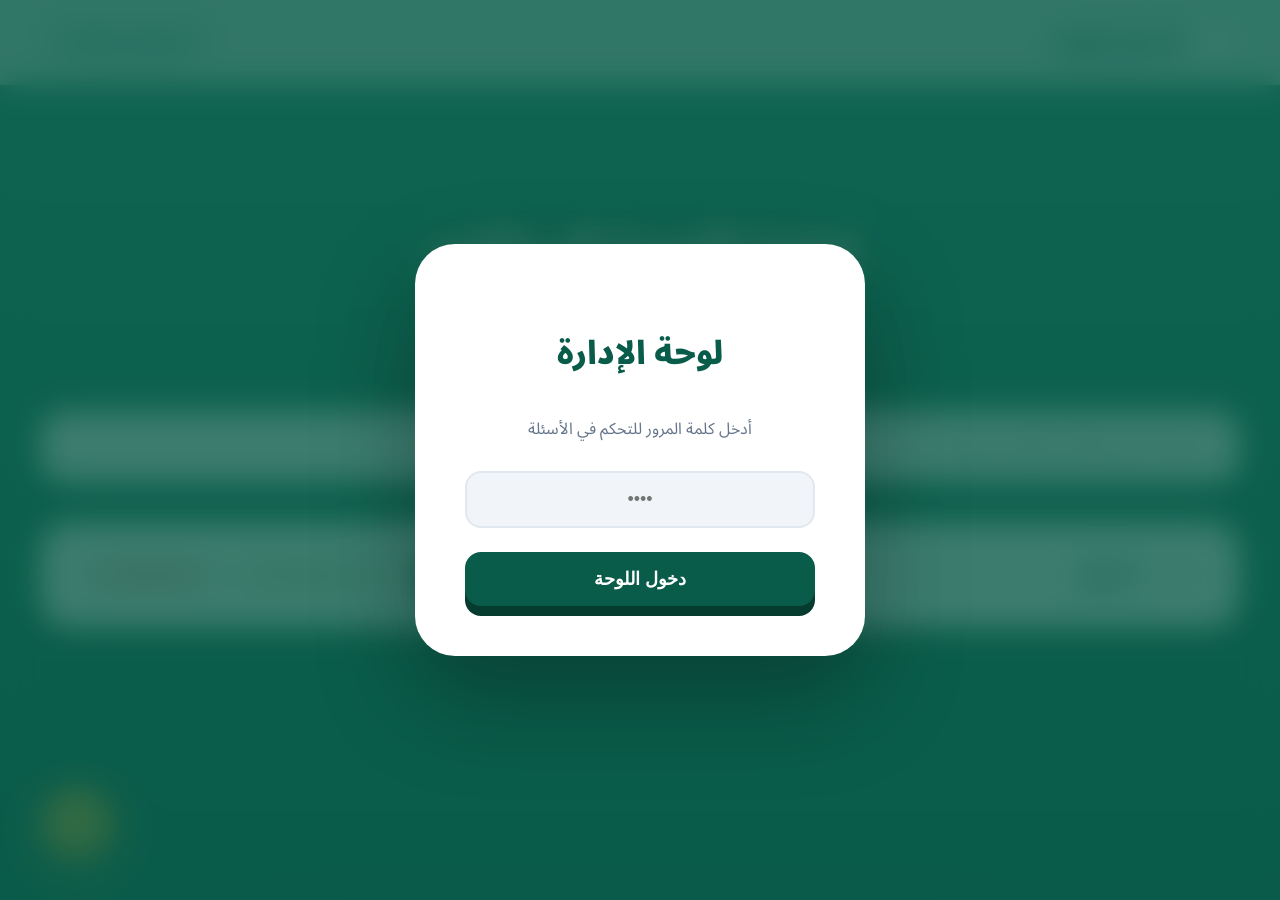
<file: admin_questions.html>
<!DOCTYPE html>
<html lang="ar" dir="rtl">
<head>
    <meta charset="UTF-8">
    <meta name="viewport" content="width=device-width, initial-scale=1.0">
    <title>إدارة الأسئلة - أسئل أووف</title>
    <meta name="description" content="لوحة التحكم في قاعدة بيانات أسئلة لعبة أسئل أووف.">
    <link rel="icon" href="شعار أوف.svg" type="image/svg+xml">
    <link href="https://fonts.googleapis.com/css2?family=Outfit:wght@300;400;600;800&family=Noto+Sans+Arabic:wght@400;700;900&display=swap" rel="stylesheet">
    <style>
        :root {
            --primary: #0A5C4A;
            --primary-dark: #063B30;
            --secondary: #C9A227;
            --accent: #FACC15;
            --bg-gradient: linear-gradient(180deg, #208770 0%, #0B5D4B 100%);
            --card-bg: #FFFFFF;
            --text-main: #0F172A;
            --text-muted: #64748B;
            --glass: rgba(255, 255, 255, 0.77);
            --glass-border: rgba(10, 92, 74, 0.1);
        }

        * {
            box-sizing: border-box;
            transition: all 0.3s ease;
        }

        body {
            background: var(--bg-gradient);
            color: #FFFFFF;
            font-family: 'Noto Sans Arabic', 'Outfit', sans-serif;
            margin: 0;
            padding: 0;
            min-height: 100vh;
            overflow-x: hidden;
            display: flex;
            flex-direction: column;
        }

        /* Navbar / Header */
        .main-nav {
            position: fixed;
            top: 0; left: 0; right: 0;
            height: 85px;
            background: var(--glass);
            border-bottom: 1px solid var(--glass-border);
            backdrop-filter: blur(8px);
            -webkit-backdrop-filter: blur(8px);
            z-index: 5000;
            display: flex;
            justify-content: center;
        }

        .nav-content {
            width: 100%;
            max-width: 1440px;
            display: flex;
            justify-content: space-between;
            align-items: center;
            padding: 0 40px;
        }

        .logo-group {
            display: flex;
            align-items: center;
            gap: 12px;
            cursor: pointer;
        }

        .logo-text {
            font-weight: 900;
            font-size: 24px;
            color: var(--primary);
        }

        .main-logo-img {
            height: 50px;
            width: auto;
        }

        /* Access Protection Modal */
        #login-overlay {
            position: fixed;
            top: 0; left: 0; width: 100%; height: 100%;
            background: rgba(10, 92, 74, 0.8);
            display: flex;
            justify-content: center;
            align-items: center;
            z-index: 10000;
            backdrop-filter: blur(15px);
        }

        .login-card {
            background: #FFFFFF;
            padding: 50px;
            border-radius: 40px;
            width: 450px;
            text-align: center;
            box-shadow: 0 40px 100px rgba(0,0,0,0.3);
        }

        .login-card h2 {
            margin-bottom: 24px;
            font-size: 32px;
            font-weight: 900;
            color: var(--primary);
        }

        .login-card input {
            width: 100%;
            padding: 16px;
            margin-bottom: 24px;
            background: #F1F5F9;
            border: 2px solid #E2E8F0;
            border-radius: 16px;
            font-size: 18px;
            color: var(--text-main);
            text-align: center;
            outline: none;
        }

        .login-card input:focus { border-color: var(--primary); }

        .login-card button {
            width: 100%;
            padding: 16px;
            background: var(--primary);
            color: white;
            border: none;
            border-radius: 16px;
            font-size: 18px;
            font-weight: 800;
            cursor: pointer;
            box-shadow: 0 10px 0px var(--primary-dark);
        }

        .login-card button:active { transform: translateY(4px); box-shadow: 0 6px 0px var(--primary-dark); }

        .admin-main {
            margin-top: 120px;
            width: 100%;
            max-width: 1440px;
            align-self: center;
            padding: 40px;
        }

        .hero-title-section {
            text-align: center;
            margin-bottom: 60px;
        }

        .admin-title {
            font-weight: 900;
            font-size: 48px;
            text-shadow: 2px 2px 0px var(--secondary);
            margin-bottom: 15px;
        }

        .controls-bar {
            background: #FFFFFF;
            border-radius: 30px;
            padding: 25px 40px;
            display: flex;
            justify-content: space-between;
            align-items: center;
            box-shadow: 0 20px 50px rgba(0,0,0,0.1);
            margin-bottom: 40px;
            color: var(--text-main);
        }

        .stats-badge {
            background: rgba(10, 92, 74, 0.05);
            border: 1px solid rgba(10, 92, 74, 0.1);
            padding: 10px 20px;
            border-radius: 99px;
            font-weight: 800;
            color: var(--primary);
        }

        .actions-group {
            display: flex;
            gap: 15px;
        }

        .btn {
            padding: 12px 28px;
            border-radius: 16px;
            font-weight: 800;
            cursor: pointer;
            border: none;
            font-size: 14px;
            display: flex;
            align-items: center;
            gap: 8px;
        }

        .btn-primary { 
            background: var(--primary); 
            color: white; 
            box-shadow: 0 6px 0px var(--primary-dark);
        }
        .btn-primary:active { transform: translateY(3px); box-shadow: 0 3px 0px var(--primary-dark); }

        .btn-secondary { background: var(--secondary); color: white; }
        .btn-outline { background: #F1F5F9; border: 1px solid #E2E8F0; color: var(--text-main); }
        .btn-danger { background: #FEE2E2; color: #EF4444; border: 1px solid #FECACA; }

        .search-wrapper {
            width: 100%;
            position: relative;
            margin-bottom: 40px;
        }

        .search-wrapper input {
            width: 100%;
            padding: 24px 40px;
            background: #FFFFFF;
            border: none;
            border-radius: 25px;
            font-size: 20px;
            color: var(--text-main);
            box-shadow: 0 15px 30px rgba(0,0,0,0.05);
            outline: none;
        }

        .search-wrapper input:focus { box-shadow: 0 20px 40px rgba(0,0,0,0.1); }

        .questions-list {
            display: grid;
            grid-template-columns: repeat(auto-fill, minmax(400px, 1fr));
            gap: 30px;
        }

        .question-card {
            background: #FFFFFF;
            border-radius: 35px;
            padding: 35px;
            color: var(--text-main);
            box-shadow: 0 20px 40px rgba(0,0,0,0.1);
            display: flex;
            flex-direction: column;
            gap: 20px;
            position: relative;
            border-bottom: 8px solid var(--primary);
        }

        .card-header {
            display: flex;
            justify-content: space-between;
            align-items: center;
        }

        .q-number {
            font-size: 14px;
            font-weight: 800;
            color: var(--secondary);
            background: #FFFBEB;
            padding: 4px 12px;
            border-radius: 8px;
        }

        .q-title {
            font-size: 24px;
            font-weight: 900;
            line-height: 1.4;
        }

        .ans-block {
            background: #F8FAFC;
            padding: 20px;
            border-radius: 20px;
            border: 1px solid #F1F5F9;
        }

        .ans-label {
            font-size: 11px;
            font-weight: 800;
            color: var(--text-muted);
            text-transform: uppercase;
            margin-bottom: 8px;
            display: block;
        }

        .ans-text {
            font-size: 18px;
            font-weight: 700;
            color: var(--primary);
        }

        .media-previews {
            display: grid;
            grid-template-columns: 1fr 1fr;
            gap: 15px;
        }

        .media-box {
            height: 140px;
            background: #E2E8F0;
            border-radius: 15px;
            display: flex;
            align-items: center;
            justify-content: center;
            overflow: hidden;
        }

        .media-box img { width: 100%; height: 100%; object-fit: cover; }
        .media-empty { color: #94A3B8; font-size: 12px; }

        .card-footer {
            margin-top: auto;
            display: flex;
            gap: 12px;
            padding-top: 20px;
            border-top: 1px solid #F1F5F9;
        }

        /* Modal Styles */
        .modal {
            position: fixed;
            top: 0; left: 0; width: 100%; height: 100%;
            background: rgba(10, 92, 74, 0.6);
            backdrop-filter: blur(15px);
            z-index: 20000;
            display: none;
            justify-content: center;
            align-items: center;
        }

        .modal-content {
            background: #FFFFFF;
            width: 750px;
            max-width: 95%;
            padding: 50px;
            border-radius: 40px;
            color: var(--text-main);
            box-shadow: 0 50px 100px rgba(0,0,0,0.4);
            display: flex;
            flex-direction: column;
            gap: 25px;
            max-height: 90vh;
            overflow-y: auto;
        }

        .modal-title { font-size: 32px; font-weight: 900; color: var(--primary); }

        .form-row { display: grid; grid-template-columns: 1fr 1fr; gap: 20px; }
        .form-group { display: flex; flex-direction: column; gap: 8px; }
        .form-group label { font-size: 14px; font-weight: 800; color: var(--primary); }
        .form-group input, .form-group textarea {
            padding: 16px;
            background: #F8FAFC;
            border: 2px solid #E2E8F0;
            border-radius: 16px;
            font-family: inherit;
            font-size: 16px;
        }
        .form-group input:focus { border-color: var(--primary); outline: none; }

        .fab {
            position: fixed;
            bottom: 40px; left: 40px;
            width: 75px; height: 75px;
            background: var(--secondary);
            border-radius: 50%;
            display: flex;
            align-items: center;
            justify-content: center;
            font-size: 30px;
            color: white;
            cursor: pointer;
            box-shadow: 0 15px 40px rgba(201, 162, 39, 0.4);
            z-index: 5000;
        }

        /* Selection & Bulk Actions */
        .selection-bar {
            position: fixed;
            bottom: 30px;
            left: 50%;
            transform: translateX(-50%) translateY(150px);
            background: #FFFFFF;
            padding: 20px 40px;
            border-radius: 30px;
            display: flex;
            align-items: center;
            gap: 25px;
            box-shadow: 0 30px 60px rgba(0,0,0,0.4);
            z-index: 6000;
            transition: all 0.5s cubic-bezier(0.175, 0.885, 0.32, 1.275);
            color: var(--text-main);
            border: 2px solid var(--primary);
        }
        .selection-bar.active { transform: translateX(-50%) translateY(0); }
        
        .selection-count {
            font-weight: 900;
            font-size: 18px;
            color: var(--primary);
            padding-left: 20px;
            border-left: 2px solid #E2E8F0;
        }

        .checkbox-wrapper {
            position: absolute;
            top: 25px;
            left: 25px;
            z-index: 10;
        }
        .q-checkbox {
            width: 22px;
            height: 22px;
            cursor: pointer;
            accent-color: var(--primary);
            border-radius: 6px;
        }

        #search-results-info {
            text-align: center;
            color: white;
            margin-top: -20px;
            margin-bottom: 30px;
            font-weight: 600;
            font-size: 16px;
            background: rgba(255, 255, 255, 0.1);
            display: none;
            padding: 5px 20px;
            border-radius: 99px;
            backdrop-filter: blur(5px);
        }

        /* Preview Simulation Styles */
        .preview-body {
            background: radial-gradient(circle at center, #0A5C4A 0%, #06261F 100%);
            display: flex;
            flex-direction: column;
            align-items: center;
            justify-content: center;
            height: 100%;
            width: 100%;
            text-align: center;
            padding: 40px;
            gap: 30px;
            position: relative;
        }
        .preview-q-text {
            font-size: 42px;
            font-weight: 800;
            line-height: 1.3;
            max-width: 800px;
            text-shadow: 0 4px 10px rgba(0,0,0,0.3);
            color: white;
        }
        .preview-media {
            max-width: 100%;
            max-height: 350px;
            border-radius: 25px;
            box-shadow: 0 20px 40px rgba(0,0,0,0.4);
            border: 4px solid rgba(255,255,255,0.1);
        }
        .preview-ans-box {
            background: rgba(255,255,255,0.1);
            backdrop-filter: blur(10px);
            padding: 30px;
            border-radius: 25px;
            border: 2px solid var(--accent);
            margin-top: 20px;
            display: none;
            width: 100%;
            max-width: 600px;
        }
        .preview-ans-box.show { display: block; animation: zoomIn 0.4s ease; }
        @keyframes zoomIn { from { transform: scale(0.9); opacity: 0; } to { transform: scale(1); opacity: 1; } }

        .preview-nav {
            position: absolute;
            bottom: 40px;
            left: 0;
            width: 100%;
            display: flex;
            justify-content: center;
            gap: 20px;
            padding: 0 40px;
        }

        /* Blur functionality */
        .blurred-media {
            filter: blur(20px);
            cursor: pointer !important;
            transition: all 0.5s cubic-bezier(0.165, 0.84, 0.44, 1);
            border: 4px solid rgba(255, 255, 255, 0.1);
            background: #f8fafc;
        }
        .blurred-media.revealed {
            filter: blur(0) !important;
            transform: scale(1.02);
            border-color: var(--secondary) !important;
        }

        /* Responsive Preview Media */
        .preview-media-frame {
            width: 100%;
            max-width: 800px;
            border-radius: 25px;
            overflow: hidden;
            background: rgba(0, 0, 0, 0.3);
            border: 2px solid rgba(255, 255, 255, 0.1);
            display: flex;
            align-items: center;
            justify-content: center;
            position: relative;
            box-shadow: 0 20px 50px rgba(0, 0, 0, 0.5);
            margin: 20px 0;
        }

        .preview-media-inner {
            width: 100%;
            height: 100%;
            display: flex;
            justify-content: center;
            align-items: center;
            position: relative;
        }

        .preview-media-inner img, 
        .preview-media-inner video {
            max-width: 100%;
            max-height: 40vh;
            object-fit: contain;
        }

        .media-zoom-btn {
            position: absolute;
            top: 20px;
            right: 20px;
            width: 45px;
            height: 45px;
            background: var(--secondary);
            border-radius: 12px;
            display: flex;
            align-items: center;
            justify-content: center;
            color: #000;
            cursor: pointer;
            z-index: 100;
            box-shadow: 0 10px 20px rgba(0, 0, 0, 0.3);
        }

        /* Admin Zoom Overlay */
        .zoom-overlay {
            position: fixed;
            top: 0; left: 0; right: 0; bottom: 0;
            background: rgba(0, 0, 0, 0.95);
            z-index: 30000;
            display: none;
            align-items: center;
            justify-content: center;
            backdrop-filter: blur(20px);
        }
        .zoom-overlay.show { display: flex; }
        .zoom-content-wrapper { position: relative; max-width: 95vw; max-height: 90vh; }
        .zoom-media-item { max-width: 100%; max-height: 90vh; object-fit: contain; box-shadow: 0 50px 100px rgba(0,0,0,0.8); }
        .zoom-close {
            position: absolute;
            top: -60px;
            right: 0;
            background: #EF4444;
            color: white;
            width: 50px;
            height: 50px;
            border-radius: 50%;
            display: flex;
            align-items: center;
            justify-content: center;
            cursor: pointer;
        }

        .zoom-controls {
            position: absolute;
            bottom: -70px;
            left: 50%;
            transform: translateX(-50%);
            display: flex;
            gap: 20px;
            z-index: 100;
        }

        .zoom-ctrl-btn {
            background: rgba(255, 255, 255, 0.1);
            backdrop-filter: blur(10px);
            border: 1px solid rgba(255, 255, 255, 0.2);
            color: white;
            padding: 10px 20px;
            border-radius: 12px;
            cursor: pointer;
            font-weight: 800;
        }
        .zoom-ctrl-btn:hover { background: var(--secondary); color: #000; }

        @media (max-width: 768px) {
            .admin-header { flex-direction: column; text-align: center; gap: 20px; }
            .actions-group { flex-wrap: wrap; justify-content: center; }
            .selection-bar { width: 90%; flex-direction: column; padding: 15px; text-align: center; bottom: 10px; }
            .selection-count { border: none; padding: 0; margin-bottom: 10px; }
        }

    </style>
</head>
<body class="admin-body">

    <header class="main-nav">
        <div class="nav-content">
            <div class="logo-group" onclick="location.href='index.html'">
                <img src="شعار أوف.svg" alt="Logo" class="main-logo-img">
                <h1 class="logo-text">أسئل أووف</h1>
            </div>
            <div class="stats-badge" id="stats-header">0 سؤال في القاعدة</div>
        </div>
    </header>

    <div id="login-overlay">
        <div class="login-card">
            <h2>لوحة الإدارة</h2>
            <p style="color: var(--text-muted); margin-bottom: 25px;">أدخل كلمة المرور للتحكم في الأسئلة</p>
            <input type="password" id="admin-pass" placeholder="••••">
            <button onclick="checkAccess()">دخول اللوحة</button>
            <p id="login-err" style="color: #ef4444; margin-top: 15px; display: none;">كلمة المرور خاطئة!</p>
        </div>
    </div>

    <main class="admin-main">
        <section class="hero-title-section">
            <h1 class="admin-title">إدارة قاعدة البيانات</h1>
            <p style="opacity: 0.8;">تحكم، عدل، أضف، وحدث المحتوى بكل سهولة.</p>
        </section>

        <div class="search-wrapper">
            <input type="text" id="searchInput" onkeyup="filterQuestions()" placeholder="ابحث عن سؤال أو كلمة معينة...">
            <div style="text-align: center;">
                <span id="search-results-info"></span>
            </div>
        </div>

        <div class="controls-bar">
            <div style="display: flex; align-items: center; gap: 15px;">
                <input type="checkbox" id="select-all" class="q-checkbox" onclick="toggleSelectAll()">
                <div class="stats-badge" id="stats">0 سؤال</div>
            </div>
            <div class="actions-group">
                <button onclick="openModal()" class="btn btn-primary">إضافة سؤال +</button>
                <button onclick="downloadQuestions()" class="btn btn-outline" style="border-color: var(--secondary); color: var(--secondary)">تصدير (Download)</button>
                <button onclick="resetToDefault()" class="btn btn-danger">إعادة ضبط ↺</button>
            </div>
        </div>

        <div class="questions-list" id="questions-container">
            <!-- Questions will be loaded here via renderQuestions() -->
        </div>
    </main>

    <div class="modal" id="qModal">
        <div class="modal-content">
            <h2 class="modal-title" id="modalTitle">إضافة سؤال</h2>
            
            <div class="form-group">
                <label>نص السؤال</label>
                <textarea id="qText" rows="3" placeholder="اكتب السؤال هنا..."></textarea>
            </div>

            <div class="form-row">
                <div class="form-group">
                    <label>رابط ميديا السؤال (صورة/فيديو)</label>
                    <input type="text" id="qMedia" placeholder="https://...">
                </div>
                <div class="form-group">
                    <label>رابط ميديا الإجابة</label>
                    <input type="text" id="qAMedia" placeholder="https://...">
                </div>
            </div>

            <div class="form-group">
                <label>الإجابة الصحيحة</label>
                <input type="text" id="qAnswer" placeholder="الجواب هو...">
            </div>

            <input type="hidden" id="edit-index">

            <div class="card-footer" style="border: none; padding-top: 10px;">
                <button onclick="saveQuestion()" class="btn btn-primary" style="flex: 2; height: 50px; justify-content: center;">حفــــظ التغييرات</button>
                <button onclick="closeModal()" class="btn btn-outline" style="flex: 1; height: 50px; justify-content: center;">إلغاء</button>
            </div>
        </div>
    </div>

    <div class="selection-bar" id="selection-bar">
        <div class="selection-count" id="selection-count">0 عناصر مختارة</div>
        <button onclick="bulkPreview()" class="btn btn-primary">معاينة جماعية 👁️</button>
        <button onclick="bulkDelete()" class="btn btn-danger">حذف جماعي 🗑️</button>
        <button onclick="clearSelection()" class="btn btn-outline">إلغاء</button>
    </div>

    <!-- Preview Modal (Simulation) -->
    <div class="modal" id="previewModal">
        <div class="modal-content" style="width: 1000px; height: 90vh; padding: 0; overflow: hidden; position: relative; background: #06261F;">
            <button onclick="closePreview()" class="btn btn-danger" style="position: absolute; top: 20px; right: 20px; z-index: 100; border-radius: 50%; width: 50px; height: 50px; padding: 0; justify-content: center;">✕</button>
            <div class="preview-body">
                <div class="q-top-brand">محاكاة صفحة اللعب</div>
                <div id="preview-q-text" class="preview-q-text">السؤال سيظهر هنا</div>
                
                <div class="preview-media-frame">
                    <div id="preview-media-container" class="preview-media-inner"></div>
                </div>
                
                <div style="display: flex; gap: 15px;">
                    <button id="show-barcode-btn" style="display: none;" class="btn btn-outline" style="background: rgba(0,0,0,0.5); color: white; border-color: white;">إظهار الباركود</button>
                    <button id="show-answer-btn" onclick="togglePreviewAnswer()" class="btn btn-primary" style="padding: 20px 60px; font-size: 24px; border-radius: 20px;">كشف الإجابة</button>
                </div>
                
                <div id="preview-ans-box" class="preview-ans-box">
                    <span style="display: block; color: var(--accent); font-weight: 800; margin-bottom: 10px;">الإجابة الصحيحة:</span>
                    <div id="preview-ans-text" style="font-size: 32px; font-weight: 900;">الجواب</div>
                    <div class="preview-media-frame" style="margin-top: 15px; border-color: var(--accent);">
                        <div id="preview-ans-media-container" class="preview-media-inner"></div>
                    </div>
                </div>

                <div class="preview-nav" id="preview-nav">
                    <button id="prev-btn" onclick="navigatePreview(-1)" class="btn btn-outline" style="background: rgba(255,255,255,0.1); color: white; border: none; padding: 15px 40px;">السابق</button>
                    <span id="preview-index" style="align-self: center; font-weight: 800;">1 / 1</span>
                    <button id="next-btn" onclick="navigatePreview(1)" class="btn btn-outline" style="background: rgba(255,255,255,0.1); color: white; border: none; padding: 15px 40px;">التالي</button>
                </div>
            </div>
        </div>
    </div>
    <!-- ZOOM MODAL -->
    <div class="zoom-overlay" id="zoom-overlay">
        <div class="zoom-content-wrapper">
            <div class="zoom-close" onclick="closeZoom()">✕</div>
            <div id="zoom-media-container" style="display:contents;"></div>
            <div id="zoom-video-controls" class="zoom-controls" style="display: none;">
                <button class="zoom-ctrl-btn" onclick="seekZoomVideo(-5)">-5s</button>
                <button class="zoom-ctrl-btn" onclick="seekZoomVideo(5)">+5s</button>
            </div>
        </div>
    </div>

    <button class="fab" onclick="openModal()">+</button>

    <script src="questions.js"></script>
    <script>
        // ─── Auto-Sync Database logic ───
        (function autoSyncDB() {
            try {
                const storedMeta = JSON.parse(localStorage.getItem('questionsDB_sync_Meta') || '{}');
                const fileMeta = (typeof questionsDB_Meta !== 'undefined') ? questionsDB_Meta : { version: "0" };
                const needsUpdate = !localStorage.getItem('questionsDB_sync') || (fileMeta.version !== storedMeta.version);

                if (needsUpdate && typeof questionsDB !== 'undefined') {
                    localStorage.setItem('questionsDB_sync', JSON.stringify(questionsDB));
                    localStorage.setItem('questionsDB_sync_Meta', JSON.stringify(fileMeta));
                }
            } catch(e) { console.error("Sync error:", e); }
        })();
    </script>
    <script>
        let localDB = [];

        // Protection check
        function checkAccess() {
            if (document.getElementById('admin-pass').value === '1') {
                document.getElementById('login-overlay').style.display = 'none';
                initDB();
            } else {
                document.getElementById('login-err').style.display = 'block';
            }
        }

        document.getElementById('admin-pass').addEventListener('keypress', (e) => { if(e.key === 'Enter') checkAccess(); });

        function initDB() {
            const saved = localStorage.getItem('questionsDB_sync');
            if (saved) {
                try {
                    const parsed = JSON.parse(saved);
                    if (parsed && parsed.length > 0) {
                        localDB = parsed;
                    } else {
                        localDB = [...questionsDB];
                        saveToLocal();
                    }
                } catch(e) {
                    localDB = [...questionsDB];
                    saveToLocal();
                }
            } else {
                // First time - load from file and persist
                localDB = [...questionsDB];
                saveToLocal();
            }
            renderQuestions();
        }

        function saveToLocal() {
            localStorage.setItem('questionsDB_sync', JSON.stringify(localDB));
            // Notify other tabs (game.html) via dispatchEvent
            // Note: storage events only fire in OTHER tabs, not the current one
            // This manually triggers for any same-page listeners
            try {
                window.dispatchEvent(new StorageEvent('storage', {
                    key: 'questionsDB_sync',
                    newValue: JSON.stringify(localDB)
                }));
            } catch(e) {}
        }

        let selectedIndices = new Set();
        let currentPreviewIndices = [];
        let previewCursor = 0;

        function renderQuestions() {
            const container = document.getElementById('questions-container');
            const total = localDB.length;
            document.getElementById('stats').innerText = `${total} سؤال`;
            document.getElementById('stats-header').innerText = `${total} سؤال في القاعدة`;
            container.innerHTML = '';

            localDB.forEach((q, i) => {
                const card = document.createElement('div');
                card.className = 'question-card';
                card.innerHTML = `
                    <div class="checkbox-wrapper">
                        <input type="checkbox" class="q-checkbox item-checkbox" data-index="${i}" ${selectedIndices.has(i) ? 'checked' : ''} onclick="toggleItemSelect(${i})">
                    </div>
                    <div class="card-header">
                        <span class="q-number">سؤال رقم #${i + 1}</span>
                    </div>
                    <div class="q-title">${q.questionText}</div>
                    
                    <div class="ans-block">
                        <span class="ans-label">الإجابة النموذجية</span>
                        <div class="ans-text">${q.answer || 'لا توجد إجابة محددة'}</div>
                    </div>

                    <div class="media-previews">
                        <div class="media-box">
                            ${q.media ? `<img src="${extractUrl(q.media)}">` : '<span class="media-empty">لا توجد ميديا للسؤال</span>'}
                        </div>
                        <div class="media-box">
                            ${q.answerMedia ? `<img src="${extractUrl(q.answerMedia)}">` : '<span class="media-empty">لا توجد ميديا للجواب</span>'}
                        </div>
                    </div>

                    <div class="card-footer">
                        <button onclick="editQuestion(${i})" class="btn btn-outline" style="flex: 1; justify-content: center; background: #F8FAFC;">تعديل</button>
                        <button onclick="openPreviewSingle(${i})" class="btn btn-outline" style="flex: 1; justify-content: center; background: #F8FAFC; border-color: var(--primary); color: var(--primary);">معاينة 👁️</button>
                        <button onclick="deleteQuestion(${i})" class="btn btn-danger" style="flex: 1; justify-content: center;">حذف</button>
                    </div>
                `;
                container.appendChild(card);
            });
            updateSelectionUI();
        }

        function extractUrl(str) {
            if (!str) return '';
            const trimmed = str.trim();
            if (trimmed.startsWith('<')) {
                const match = trimmed.match(/src="([^"]+)"/i);
                return match ? match[1] : '';
            }
            return trimmed;
        }

        function filterQuestions() {
            const term = document.getElementById('searchInput').value.toLowerCase();
            const cards = document.querySelectorAll('.question-card');
            let count = 0;
            cards.forEach((card, i) => {
                const q = localDB[i];
                const content = (q.questionText + ' ' + (q.answer || '')).toLowerCase();
                const match = content.includes(term);
                card.style.display = match ? 'block' : 'none';
                if (match) count++;
            });

            const info = document.getElementById('search-results-info');
            if (term.length > 0) {
                info.innerText = `نتائج البحث: تم العثور على ${count} سؤال`;
                info.style.display = 'inline-block';
            } else {
                info.style.display = 'none';
            }
        }

        // Selection Logic
        function toggleItemSelect(idx) {
            if (selectedIndices.has(idx)) selectedIndices.delete(idx);
            else selectedIndices.add(idx);
            updateSelectionUI();
        }

        function toggleSelectAll() {
            const master = document.getElementById('select-all');
            if (master.checked) {
                localDB.forEach((_, i) => selectedIndices.add(i));
            } else {
                selectedIndices.clear();
            }
            renderQuestions();
        }

        function updateSelectionUI() {
            const bar = document.getElementById('selection-bar');
            const countLabel = document.getElementById('selection-count');
            const count = selectedIndices.size;
            
            if (count > 0) {
                bar.classList.add('active');
                countLabel.innerText = `${count} عناصر مختارة`;
            } else {
                bar.classList.remove('active');
            }
            
            document.getElementById('select-all').checked = (count === localDB.length && count > 0);
        }

        function clearSelection() {
            selectedIndices.clear();
            renderQuestions();
        }

        function bulkDelete() {
            if (selectedIndices.size === 0) return;
            if (confirm(`هل أنت متأكد من حذف ${selectedIndices.size} سؤال؟`)) {
                // Remove from highest index to lowest to avoid index shifting
                const sorted = Array.from(selectedIndices).sort((a, b) => b - a);
                sorted.forEach(idx => {
                    localDB.splice(idx, 1);
                });
                selectedIndices.clear();
                saveToLocal();
                renderQuestions();
            }
        }

        // Preview Logic
        function openPreviewSingle(i) {
            currentPreviewIndices = [i];
            previewCursor = 0;
            showPreviewModal();
        }

        function bulkPreview() {
            if (selectedIndices.size === 0) return;
            currentPreviewIndices = Array.from(selectedIndices).sort((a, b) => a - b);
            previewCursor = 0;
            showPreviewModal();
        }

        function showPreviewModal() {
            document.getElementById('previewModal').style.display = 'flex';
            updatePreviewContent();
        }

        function closePreview() {
            document.getElementById('previewModal').style.display = 'none';
        }

        function updatePreviewContent() {
            const idx = currentPreviewIndices[previewCursor];
            const q = {...localDB[idx]};
            
            const isWalaKelma = q.questionText && q.questionText.includes('ولا كلمة');
            const showBarcodeBtn = document.getElementById('show-barcode-btn');
            
            const getQrHtml = (text) => {
                const encoded = encodeURIComponent(text);
                const url1 = `https://api.qrserver.com/v1/create-qr-code/?size=300x300&data=${encoded}`;
                const url2 = `https://quickchart.io/qr?text=${encoded}&size=300`;
                return `<img src="${url1}" onerror="this.onerror=null; this.src='${url2}'" alt="QR Code">`;
            };

            if (isWalaKelma && (!q.media || q.media.trim() === "" || !q.media.includes('<img'))) {
                q.media = getQrHtml(q.answer || '');
            }

            document.getElementById('preview-q-text').innerText = q.questionText;
            document.getElementById('preview-ans-text').innerText = q.answer || 'لا توجد إجابة';
            
            // Reusable Render Function
            const renderMedia = (mediaHtml, container, isWala) => {
                container.innerHTML = '';
                if (!mediaHtml || mediaHtml.trim() === "") {
                    container.closest('.preview-media-frame').style.display = 'none';
                    return;
                }
                container.closest('.preview-media-frame').style.display = 'flex';

                let element;
                if (mediaHtml.trim().startsWith('<')) {
                    const temp = document.createElement('div');
                    temp.innerHTML = mediaHtml;
                    element = temp.firstElementChild;
                } else {
                    element = document.createElement('img');
                    element.src = mediaHtml;
                }

                if (!element) return;
                
                element.style.maxWidth = '100%';
                element.style.maxHeight = '100%';
                if (element.tagName === 'VIDEO') {
                    element.controls = true;
                }
                if (isWala && element.tagName === 'IMG') {
                    element.classList.add('blurred-media');
                }
                container.appendChild(element);

                // Add Zoom Btn
                const zb = document.createElement('div');
                zb.className = 'media-zoom-btn';
                zb.innerHTML = '🔍';
                zb.onclick = () => openZoom(element);
                container.appendChild(zb);

                return element;
            };

            const media1 = renderMedia(q.media, document.getElementById('preview-media-container'), isWalaKelma);
            const media2 = renderMedia(q.answerMedia, document.getElementById('preview-ans-media-container'), false);

            if (isWalaKelma && media1 && media1.tagName === 'IMG') {
                showBarcodeBtn.style.display = 'block';
                showBarcodeBtn.innerText = 'إظهار الباركود';
                showBarcodeBtn.onclick = () => {
                    media1.classList.toggle('revealed');
                    showBarcodeBtn.innerText = media1.classList.contains('revealed') ? 'إخفاء الباركود' : 'إظهار الباركود';
                };
            } else {
                showBarcodeBtn.style.display = 'none';
            }

            // Reset Answer display
            document.getElementById('preview-ans-box').classList.remove('show');
            document.getElementById('show-answer-btn').style.display = 'block';

            // Nav
            document.getElementById('preview-index').innerText = `${previewCursor + 1} / ${currentPreviewIndices.length}`;
            document.getElementById('preview-nav').style.display = currentPreviewIndices.length > 1 ? 'flex' : 'none';
        }

        // --- Zoom Script for Admin ---
        const zoomOverlay = document.getElementById('zoom-overlay');
        const zoomContainer = document.getElementById('zoom-media-container');

        function openZoom(el) {
            zoomContainer.innerHTML = '';
            const clone = el.cloneNode(true);
            clone.className = 'zoom-media-item';
            const vidControls = document.getElementById('zoom-video-controls');
            if (clone.tagName === 'VIDEO') {
                clone.controls = true;
                clone.currentTime = el.currentTime;
                if (vidControls) vidControls.style.display = 'flex';
            } else {
                if (vidControls) vidControls.style.display = 'none';
            }
            zoomContainer.appendChild(clone);
            zoomOverlay.classList.add('show');
        }

        window.seekZoomVideo = (amt) => {
            const v = zoomContainer.querySelector('video');
            if(v) v.currentTime += amt;
        };

        function closeZoom() {
            zoomOverlay.classList.remove('show');
            const v = zoomContainer.querySelector('video');
            if(v) v.pause();
        }

        if (zoomOverlay) {
            zoomOverlay.addEventListener('click', (e) => {
                if (e.target === zoomOverlay) closeZoom();
            });
        }

        function togglePreviewAnswer() {
            document.getElementById('preview-ans-box').classList.add('show');
            document.getElementById('show-answer-btn').style.display = 'none';
        }

        function navigatePreview(dir) {
            previewCursor += dir;
            if (previewCursor < 0) previewCursor = currentPreviewIndices.length - 1;
            if (previewCursor >= currentPreviewIndices.length) previewCursor = 0;
            updatePreviewContent();
        }

        function openModal(index = -1) {
            document.getElementById('edit-index').value = index;
            if (index > -1) {
                const q = localDB[index];
                document.getElementById('modalTitle').innerText = 'تعديل السؤال';
                document.getElementById('qText').value = q.questionText;
                document.getElementById('qMedia').value = q.media || '';
                document.getElementById('qAMedia').value = q.answerMedia || '';
                document.getElementById('qAnswer').value = q.answer || '';
            } else {
                document.getElementById('modalTitle').innerText = 'إضافة سؤال جديد';
                document.getElementById('qText').value = '';
                document.getElementById('qMedia').value = '';
                document.getElementById('qAMedia').value = '';
                document.getElementById('qAnswer').value = '';
            }
            document.getElementById('qModal').style.display = 'flex';
        }

        function closeModal() { document.getElementById('qModal').style.display = 'none'; }

        function editQuestion(i) { openModal(i); }

        function saveQuestion() {
            const idx = parseInt(document.getElementById('edit-index').value);
            const data = {
                questionText: document.getElementById('qText').value,
                media: document.getElementById('qMedia').value,
                answerMedia: document.getElementById('qAMedia').value,
                answer: document.getElementById('qAnswer').value
            };

            if (idx > -1) localDB[idx] = data;
            else localDB.push(data);

            saveToLocal();
            closeModal();
            renderQuestions();
        }

        function deleteQuestion(i) {
            if (confirm('حذف هذا السؤال نهائياً؟')) {
                localDB.splice(i, 1);
                saveToLocal();
                renderQuestions();
            }
        }

        function resetToDefault() {
            if (confirm('هل تود إلغاء كافة التغييرات والعودة للبيانات الأصلية في ملف questions.js؟')) {
                localDB = [...questionsDB];
                saveToLocal();
                renderQuestions();
            }
        }

        function downloadQuestions() {
            const jsContent = `const questionsDB = ${JSON.stringify(localDB, null, 4)};`;
            const blob = new Blob([jsContent], { type: 'text/javascript' });
            const url = URL.createObjectURL(blob);
            const a = document.createElement('a');
            a.href = url;
            a.download = 'questions.js';
            a.click();
            URL.revokeObjectURL(url);
            alert('تم تجهيز الملف المحدث! قم باستبدال ملف questions.js الحالي بالملف الذي تم تحميله الآن.');
        }

        window.addEventListener('storage', (e) => {
            if (e.key === 'questionsDB_sync') {
                initDB();
            }
        });
    </script>
</body>
</html>
</file>
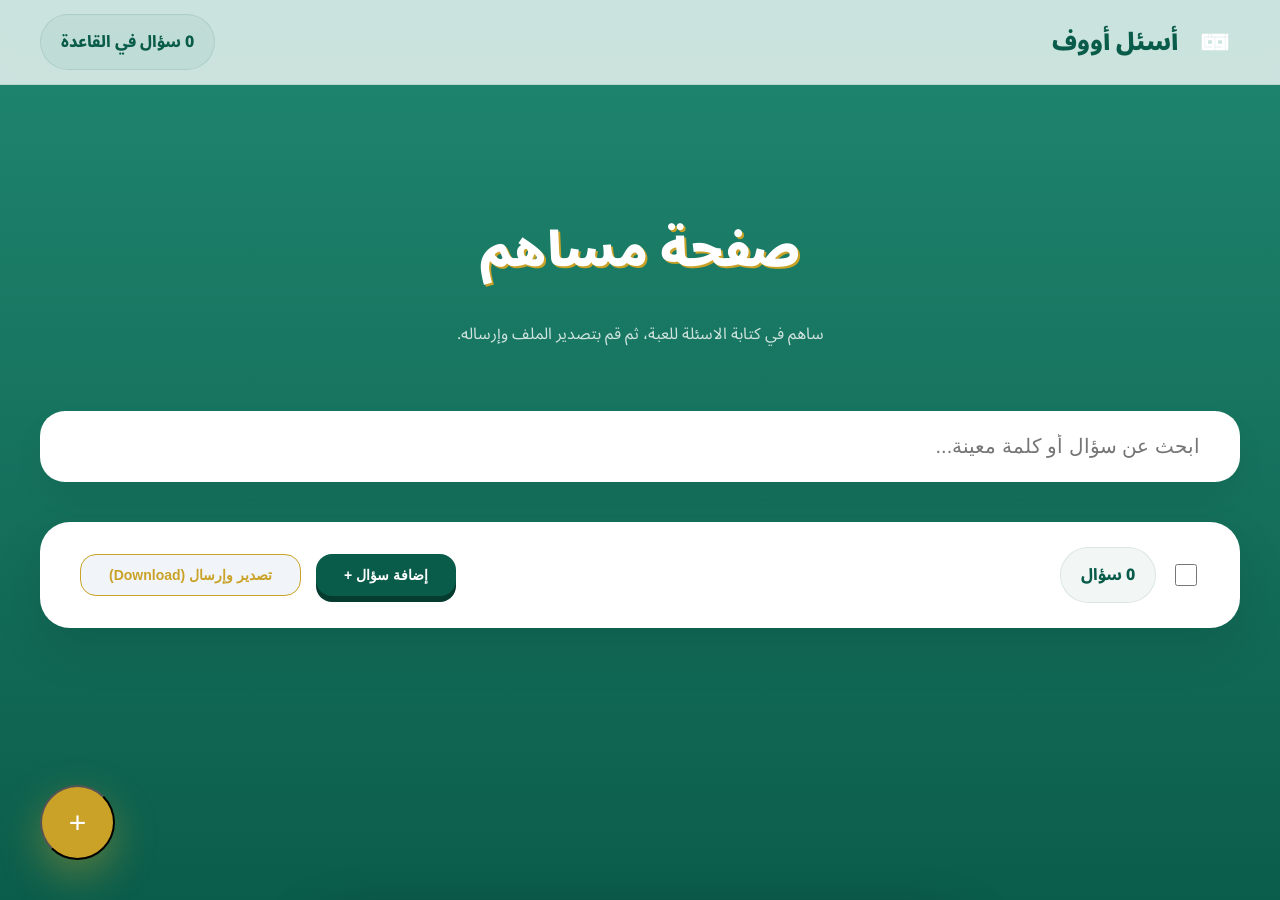
<file: contribute.html>
<!DOCTYPE html>
<html lang="ar" dir="rtl">
<head>
    <meta charset="UTF-8">
    <meta name="viewport" content="width=device-width, initial-scale=1.0">
    <title>مساهم - أسئل أووف</title>
    <meta name="description" content="ساهم في كتابة الاسئلة للعبة.">
    <link rel="icon" href="شعار أوف.svg" type="image/svg+xml">
    <link href="https://fonts.googleapis.com/css2?family=Outfit:wght@300;400;600;800&family=Noto+Sans+Arabic:wght@400;700;900&display=swap" rel="stylesheet">
    <style>
        :root {
            --primary: #0A5C4A;
            --primary-dark: #063B30;
            --secondary: #C9A227;
            --accent: #FACC15;
            --bg-gradient: linear-gradient(180deg, #208770 0%, #0B5D4B 100%);
            --card-bg: #FFFFFF;
            --text-main: #0F172A;
            --text-muted: #64748B;
            --glass: rgba(255, 255, 255, 0.77);
            --glass-border: rgba(10, 92, 74, 0.1);
        }

        * {
            box-sizing: border-box;
            transition: all 0.3s ease;
        }

        body {
            background: var(--bg-gradient);
            color: #FFFFFF;
            font-family: 'Noto Sans Arabic', 'Outfit', sans-serif;
            margin: 0;
            padding: 0;
            min-height: 100vh;
            overflow-x: hidden;
            display: flex;
            flex-direction: column;
        }

        /* Navbar / Header */
        .main-nav {
            position: fixed;
            top: 0; left: 0; right: 0;
            height: 85px;
            background: var(--glass);
            border-bottom: 1px solid var(--glass-border);
            backdrop-filter: blur(8px);
            -webkit-backdrop-filter: blur(8px);
            z-index: 5000;
            display: flex;
            justify-content: center;
        }

        .nav-content {
            width: 100%;
            max-width: 1440px;
            display: flex;
            justify-content: space-between;
            align-items: center;
            padding: 0 40px;
        }

        .logo-group {
            display: flex;
            align-items: center;
            gap: 12px;
            cursor: pointer;
        }

        .logo-text {
            font-weight: 900;
            font-size: 24px;
            color: var(--primary);
        }

        .main-logo-img {
            height: 50px;
            width: auto;
        }

        /* Access Protection Modal */
        #login-overlay {
            position: fixed;
            top: 0; left: 0; width: 100%; height: 100%;
            background: rgba(10, 92, 74, 0.8);
            display: flex;
            justify-content: center;
            align-items: center;
            z-index: 10000;
            backdrop-filter: blur(15px);
        }

        .login-card {
            background: #FFFFFF;
            padding: 50px;
            border-radius: 40px;
            width: 450px;
            text-align: center;
            box-shadow: 0 40px 100px rgba(0,0,0,0.3);
        }

        .login-card h2 {
            margin-bottom: 24px;
            font-size: 32px;
            font-weight: 900;
            color: var(--primary);
        }

        .login-card input {
            width: 100%;
            padding: 16px;
            margin-bottom: 24px;
            background: #F1F5F9;
            border: 2px solid #E2E8F0;
            border-radius: 16px;
            font-size: 18px;
            color: var(--text-main);
            text-align: center;
            outline: none;
        }

        .login-card input:focus { border-color: var(--primary); }

        .login-card button {
            width: 100%;
            padding: 16px;
            background: var(--primary);
            color: white;
            border: none;
            border-radius: 16px;
            font-size: 18px;
            font-weight: 800;
            cursor: pointer;
            box-shadow: 0 10px 0px var(--primary-dark);
        }

        .login-card button:active { transform: translateY(4px); box-shadow: 0 6px 0px var(--primary-dark); }

        .admin-main {
            margin-top: 120px;
            width: 100%;
            max-width: 1440px;
            align-self: center;
            padding: 40px;
        }

        .hero-title-section {
            text-align: center;
            margin-bottom: 60px;
        }

        .admin-title {
            font-weight: 900;
            font-size: 48px;
            text-shadow: 2px 2px 0px var(--secondary);
            margin-bottom: 15px;
        }

        .controls-bar {
            background: #FFFFFF;
            border-radius: 30px;
            padding: 25px 40px;
            display: flex;
            justify-content: space-between;
            align-items: center;
            box-shadow: 0 20px 50px rgba(0,0,0,0.1);
            margin-bottom: 40px;
            color: var(--text-main);
        }

        .stats-badge {
            background: rgba(10, 92, 74, 0.05);
            border: 1px solid rgba(10, 92, 74, 0.1);
            padding: 10px 20px;
            border-radius: 99px;
            font-weight: 800;
            color: var(--primary);
        }

        .actions-group {
            display: flex;
            gap: 15px;
        }

        .btn {
            padding: 12px 28px;
            border-radius: 16px;
            font-weight: 800;
            cursor: pointer;
            border: none;
            font-size: 14px;
            display: flex;
            align-items: center;
            gap: 8px;
        }

        .btn-primary { 
            background: var(--primary); 
            color: white; 
            box-shadow: 0 6px 0px var(--primary-dark);
        }
        .btn-primary:active { transform: translateY(3px); box-shadow: 0 3px 0px var(--primary-dark); }

        .btn-secondary { background: var(--secondary); color: white; }
        .btn-outline { background: #F1F5F9; border: 1px solid #E2E8F0; color: var(--text-main); }
        .btn-danger { background: #FEE2E2; color: #EF4444; border: 1px solid #FECACA; }

        .search-wrapper {
            width: 100%;
            position: relative;
            margin-bottom: 40px;
        }

        .search-wrapper input {
            width: 100%;
            padding: 24px 40px;
            background: #FFFFFF;
            border: none;
            border-radius: 25px;
            font-size: 20px;
            color: var(--text-main);
            box-shadow: 0 15px 30px rgba(0,0,0,0.05);
            outline: none;
        }

        .search-wrapper input:focus { box-shadow: 0 20px 40px rgba(0,0,0,0.1); }

        .questions-list {
            display: grid;
            grid-template-columns: repeat(auto-fill, minmax(400px, 1fr));
            gap: 30px;
        }

        .question-card {
            background: #FFFFFF;
            border-radius: 35px;
            padding: 35px;
            color: var(--text-main);
            box-shadow: 0 20px 40px rgba(0,0,0,0.1);
            display: flex;
            flex-direction: column;
            gap: 20px;
            position: relative;
            border-bottom: 8px solid var(--primary);
        }

        .card-header {
            display: flex;
            justify-content: space-between;
            align-items: center;
        }

        .q-number {
            font-size: 14px;
            font-weight: 800;
            color: var(--secondary);
            background: #FFFBEB;
            padding: 4px 12px;
            border-radius: 8px;
        }

        .q-title {
            font-size: 24px;
            font-weight: 900;
            line-height: 1.4;
        }

        .ans-block {
            background: #F8FAFC;
            padding: 20px;
            border-radius: 20px;
            border: 1px solid #F1F5F9;
        }

        .ans-label {
            font-size: 11px;
            font-weight: 800;
            color: var(--text-muted);
            text-transform: uppercase;
            margin-bottom: 8px;
            display: block;
        }

        .ans-text {
            font-size: 18px;
            font-weight: 700;
            color: var(--primary);
        }

        .media-previews {
            display: grid;
            grid-template-columns: 1fr 1fr;
            gap: 15px;
        }

        .media-box {
            height: 140px;
            background: #E2E8F0;
            border-radius: 15px;
            display: flex;
            align-items: center;
            justify-content: center;
            overflow: hidden;
        }

        .media-box img { width: 100%; height: 100%; object-fit: cover; }
        .media-empty { color: #94A3B8; font-size: 12px; }

        .card-footer {
            margin-top: auto;
            display: flex;
            gap: 12px;
            padding-top: 20px;
            border-top: 1px solid #F1F5F9;
        }

        /* Modal Styles */
        .modal {
            position: fixed;
            top: 0; left: 0; width: 100%; height: 100%;
            background: rgba(10, 92, 74, 0.6);
            backdrop-filter: blur(15px);
            z-index: 20000;
            display: none;
            justify-content: center;
            align-items: center;
        }

        .modal-content {
            background: #FFFFFF;
            width: 750px;
            max-width: 95%;
            padding: 50px;
            border-radius: 40px;
            color: var(--text-main);
            box-shadow: 0 50px 100px rgba(0,0,0,0.4);
            display: flex;
            flex-direction: column;
            gap: 25px;
            max-height: 90vh;
            overflow-y: auto;
        }

        .modal-title { font-size: 32px; font-weight: 900; color: var(--primary); }

        .form-row { display: grid; grid-template-columns: 1fr 1fr; gap: 20px; }
        .form-group { display: flex; flex-direction: column; gap: 8px; }
        .form-group label { font-size: 14px; font-weight: 800; color: var(--primary); }
        .form-group input, .form-group textarea {
            padding: 16px;
            background: #F8FAFC;
            border: 2px solid #E2E8F0;
            border-radius: 16px;
            font-family: inherit;
            font-size: 16px;
        }
        .form-group input:focus { border-color: var(--primary); outline: none; }

        .fab {
            position: fixed;
            bottom: 40px; left: 40px;
            width: 75px; height: 75px;
            background: var(--secondary);
            border-radius: 50%;
            display: flex;
            align-items: center;
            justify-content: center;
            font-size: 30px;
            color: white;
            cursor: pointer;
            box-shadow: 0 15px 40px rgba(201, 162, 39, 0.4);
            z-index: 5000;
        }

        /* Selection & Bulk Actions */
        .selection-bar {
            position: fixed;
            bottom: 30px;
            left: 50%;
            transform: translateX(-50%) translateY(150px);
            background: #FFFFFF;
            padding: 20px 40px;
            border-radius: 30px;
            display: flex;
            align-items: center;
            gap: 25px;
            box-shadow: 0 30px 60px rgba(0,0,0,0.4);
            z-index: 6000;
            transition: all 0.5s cubic-bezier(0.175, 0.885, 0.32, 1.275);
            color: var(--text-main);
            border: 2px solid var(--primary);
        }
        .selection-bar.active { transform: translateX(-50%) translateY(0); }
        
        .selection-count {
            font-weight: 900;
            font-size: 18px;
            color: var(--primary);
            padding-left: 20px;
            border-left: 2px solid #E2E8F0;
        }

        .checkbox-wrapper {
            position: absolute;
            top: 25px;
            left: 25px;
            z-index: 10;
        }
        .q-checkbox {
            width: 22px;
            height: 22px;
            cursor: pointer;
            accent-color: var(--primary);
            border-radius: 6px;
        }

        #search-results-info {
            text-align: center;
            color: white;
            margin-top: -20px;
            margin-bottom: 30px;
            font-weight: 600;
            font-size: 16px;
            background: rgba(255, 255, 255, 0.1);
            display: none;
            padding: 5px 20px;
            border-radius: 99px;
            backdrop-filter: blur(5px);
        }

        /* Preview Simulation Styles */
        .preview-body {
            background: radial-gradient(circle at center, #0A5C4A 0%, #06261F 100%);
            display: flex;
            flex-direction: column;
            align-items: center;
            justify-content: center;
            height: 100%;
            width: 100%;
            text-align: center;
            padding: 40px;
            gap: 30px;
            position: relative;
        }
        .preview-q-text {
            font-size: 42px;
            font-weight: 800;
            line-height: 1.3;
            max-width: 800px;
            text-shadow: 0 4px 10px rgba(0,0,0,0.3);
            color: white;
        }
        .preview-media {
            max-width: 100%;
            max-height: 350px;
            border-radius: 25px;
            box-shadow: 0 20px 40px rgba(0,0,0,0.4);
            border: 4px solid rgba(255,255,255,0.1);
        }
        .preview-ans-box {
            background: rgba(255,255,255,0.1);
            backdrop-filter: blur(10px);
            padding: 30px;
            border-radius: 25px;
            border: 2px solid var(--accent);
            margin-top: 20px;
            display: none;
            width: 100%;
            max-width: 600px;
        }
        .preview-ans-box.show { display: block; animation: zoomIn 0.4s ease; }
        @keyframes zoomIn { from { transform: scale(0.9); opacity: 0; } to { transform: scale(1); opacity: 1; } }

        .preview-nav {
            position: absolute;
            bottom: 40px;
            left: 0;
            width: 100%;
            display: flex;
            justify-content: center;
            gap: 20px;
            padding: 0 40px;
        }

        /* Blur functionality */
        .blurred-media {
            filter: blur(20px);
            cursor: pointer !important;
            transition: all 0.5s cubic-bezier(0.165, 0.84, 0.44, 1);
            border: 4px solid rgba(255, 255, 255, 0.1);
            background: #f8fafc;
        }
        .blurred-media.revealed {
            filter: blur(0) !important;
            transform: scale(1.02);
            border-color: var(--secondary) !important;
        }

        /* Responsive Preview Media */
        .preview-media-frame {
            width: 100%;
            max-width: 800px;
            border-radius: 25px;
            overflow: hidden;
            background: rgba(0, 0, 0, 0.3);
            border: 2px solid rgba(255, 255, 255, 0.1);
            display: flex;
            align-items: center;
            justify-content: center;
            position: relative;
            box-shadow: 0 20px 50px rgba(0, 0, 0, 0.5);
            margin: 20px 0;
        }

        .preview-media-inner {
            width: 100%;
            height: 100%;
            display: flex;
            justify-content: center;
            align-items: center;
            position: relative;
        }

        .preview-media-inner img, 
        .preview-media-inner video {
            max-width: 100%;
            max-height: 40vh;
            object-fit: contain;
        }

        .media-zoom-btn {
            position: absolute;
            top: 20px;
            right: 20px;
            width: 45px;
            height: 45px;
            background: var(--secondary);
            border-radius: 12px;
            display: flex;
            align-items: center;
            justify-content: center;
            color: #000;
            cursor: pointer;
            z-index: 100;
            box-shadow: 0 10px 20px rgba(0, 0, 0, 0.3);
        }

        /* Admin Zoom Overlay */
        .zoom-overlay {
            position: fixed;
            top: 0; left: 0; right: 0; bottom: 0;
            background: rgba(0, 0, 0, 0.95);
            z-index: 30000;
            display: none;
            align-items: center;
            justify-content: center;
            backdrop-filter: blur(20px);
        }
        .zoom-overlay.show { display: flex; }
        .zoom-content-wrapper { position: relative; max-width: 95vw; max-height: 90vh; }
        .zoom-media-item { max-width: 100%; max-height: 90vh; object-fit: contain; box-shadow: 0 50px 100px rgba(0,0,0,0.8); }
        .zoom-close {
            position: absolute;
            top: -60px;
            right: 0;
            background: #EF4444;
            color: white;
            width: 50px;
            height: 50px;
            border-radius: 50%;
            display: flex;
            align-items: center;
            justify-content: center;
            cursor: pointer;
        }

        .zoom-controls {
            position: absolute;
            bottom: -70px;
            left: 50%;
            transform: translateX(-50%);
            display: flex;
            gap: 20px;
            z-index: 100;
        }

        .zoom-ctrl-btn {
            background: rgba(255, 255, 255, 0.1);
            backdrop-filter: blur(10px);
            border: 1px solid rgba(255, 255, 255, 0.2);
            color: white;
            padding: 10px 20px;
            border-radius: 12px;
            cursor: pointer;
            font-weight: 800;
        }
        .zoom-ctrl-btn:hover { background: var(--secondary); color: #000; }

        @media (max-width: 768px) {
            .admin-header { flex-direction: column; text-align: center; gap: 20px; }
            .actions-group { flex-wrap: wrap; justify-content: center; }
            .selection-bar { width: 90%; flex-direction: column; padding: 15px; text-align: center; bottom: 10px; }
            .selection-count { border: none; padding: 0; margin-bottom: 10px; }
        }

    </style>
</head>
<body class="admin-body">

    <header class="main-nav">
        <div class="nav-content">
            <div class="logo-group" onclick="location.href='index.html'">
                <img src="شعار أوف.svg" alt="Logo" class="main-logo-img">
                <h1 class="logo-text">أسئل أووف</h1>
            </div>
            <div class="stats-badge" id="stats-header">0 سؤال في القاعدة</div>
        </div>
    </header>



    <main class="admin-main">
        <section class="hero-title-section">
            <h1 class="admin-title">صفحة مساهم</h1>
            <p style="opacity: 0.8;">ساهم في كتابة الاسئلة للعبة، ثم قم بتصدير الملف وإرساله.</p>
        </section>

        <div class="search-wrapper">
            <input type="text" id="searchInput" onkeyup="filterQuestions()" placeholder="ابحث عن سؤال أو كلمة معينة...">
            <div style="text-align: center;">
                <span id="search-results-info"></span>
            </div>
        </div>

        <div class="controls-bar">
            <div style="display: flex; align-items: center; gap: 15px;">
                <input type="checkbox" id="select-all" class="q-checkbox" onclick="toggleSelectAll()">
                <div class="stats-badge" id="stats">0 سؤال</div>
            </div>
            <div class="actions-group">
                <button onclick="openModal()" class="btn btn-primary">إضافة سؤال +</button>
                <button onclick="downloadQuestions()" class="btn btn-outline" style="border-color: var(--secondary); color: var(--secondary)">تصدير وإرسال (Download)</button>
            </div>
        </div>

        <div class="questions-list" id="questions-container">
            <!-- Questions will be loaded here via renderQuestions() -->
        </div>
    </main>

    <div class="modal" id="qModal">
        <div class="modal-content">
            <h2 class="modal-title" id="modalTitle">إضافة سؤال</h2>
            
            <div class="form-group" style="flex-direction: row; gap: 20px; justify-content: center; margin-bottom: 20px;">
                <label style="display: flex; align-items: center; gap: 5px; cursor: pointer;">
                    <input type="radio" name="qType" value="general" checked onchange="toggleFormFields()"> 
                    <span style="font-size: 18px;">العام</span>
                </label>
                <label style="display: flex; align-items: center; gap: 5px; cursor: pointer;">
                    <input type="radio" name="qType" value="auction" onchange="toggleFormFields()"> 
                    <span style="font-size: 18px;">تحدي 30</span>
                </label>
                <label style="display: flex; align-items: center; gap: 5px; cursor: pointer;">
                    <input type="radio" name="qType" value="silence" onchange="toggleFormFields()"> 
                    <span style="font-size: 18px;">ولا كلمة</span>
                </label>
            </div>

            <div id="general-fields" style="display: flex; flex-direction: column; gap: 25px;">
                <div class="form-group">
                    <label id="qTextLabel">نص السؤال</label>
                    <textarea id="qText" rows="3" placeholder="اكتب السؤال هنا..."></textarea>
                    <small id="qTextNote" style="display: none; color: var(--secondary); font-weight: 800; margin-top: 5px;"> توضيح يجب كتابة سوال بصيغة مزاد / تعداد</small>
                </div>

                <div class="form-row" id="mediaRow">
                    <div class="form-group">
                        <label>رابط ميديا السؤال (صورة/فيديو)</label>
                        <input type="text" id="qMedia" placeholder="https://...">
                    </div>
                    <div class="form-group">
                        <label>رابط ميديا الإجابة</label>
                        <input type="text" id="qAMedia" placeholder="https://...">
                    </div>
                </div>

                <div class="form-group" id="answerRow">
                    <label>الإجابة الصحيحة</label>
                    <input type="text" id="qAnswer" placeholder="الجواب هو...">
                </div>
            </div>

            <input type="hidden" id="edit-index">

            <div class="card-footer" style="border: none; padding-top: 10px;">
                <button onclick="saveQuestion()" class="btn btn-primary" style="flex: 2; height: 50px; justify-content: center;">حفــــظ التغييرات</button>
                <button onclick="closeModal()" class="btn btn-outline" style="flex: 1; height: 50px; justify-content: center;">إلغاء</button>
            </div>
        </div>
    </div>

    <div class="selection-bar" id="selection-bar">
        <div class="selection-count" id="selection-count">0 عناصر مختارة</div>
        <button onclick="bulkPreview()" class="btn btn-primary">معاينة جماعية 👁️</button>
        <button onclick="bulkDelete()" class="btn btn-danger">حذف جماعي 🗑️</button>
        <button onclick="clearSelection()" class="btn btn-outline">إلغاء</button>
    </div>

    <!-- Preview Modal (Simulation) -->
    <div class="modal" id="previewModal">
        <div class="modal-content" style="width: 1000px; height: 90vh; padding: 0; overflow: hidden; position: relative; background: #06261F;">
            <button onclick="closePreview()" class="btn btn-danger" style="position: absolute; top: 20px; right: 20px; z-index: 100; border-radius: 50%; width: 50px; height: 50px; padding: 0; justify-content: center;">✕</button>
            <div class="preview-body">
                <div class="q-top-brand">محاكاة صفحة اللعب</div>
                <div id="preview-q-text" class="preview-q-text">السؤال سيظهر هنا</div>
                
                <div class="preview-media-frame">
                    <div id="preview-media-container" class="preview-media-inner"></div>
                </div>
                
                <div style="display: flex; gap: 15px;">
                    <button id="show-barcode-btn" style="display: none;" class="btn btn-outline" style="background: rgba(0,0,0,0.5); color: white; border-color: white;">إظهار الباركود</button>
                    <button id="show-answer-btn" onclick="togglePreviewAnswer()" class="btn btn-primary" style="padding: 20px 60px; font-size: 24px; border-radius: 20px;">كشف الإجابة</button>
                </div>
                
                <div id="preview-ans-box" class="preview-ans-box">
                    <span style="display: block; color: var(--accent); font-weight: 800; margin-bottom: 10px;">الإجابة الصحيحة:</span>
                    <div id="preview-ans-text" style="font-size: 32px; font-weight: 900;">الجواب</div>
                    <div class="preview-media-frame" style="margin-top: 15px; border-color: var(--accent);">
                        <div id="preview-ans-media-container" class="preview-media-inner"></div>
                    </div>
                </div>

                <div class="preview-nav" id="preview-nav">
                    <button id="prev-btn" onclick="navigatePreview(-1)" class="btn btn-outline" style="background: rgba(255,255,255,0.1); color: white; border: none; padding: 15px 40px;">السابق</button>
                    <span id="preview-index" style="align-self: center; font-weight: 800;">1 / 1</span>
                    <button id="next-btn" onclick="navigatePreview(1)" class="btn btn-outline" style="background: rgba(255,255,255,0.1); color: white; border: none; padding: 15px 40px;">التالي</button>
                </div>
            </div>
        </div>
    </div>
    <!-- ZOOM MODAL -->
    <div class="zoom-overlay" id="zoom-overlay">
        <div class="zoom-content-wrapper">
            <div class="zoom-close" onclick="closeZoom()">✕</div>
            <div id="zoom-media-container" style="display:contents;"></div>
            <div id="zoom-video-controls" class="zoom-controls" style="display: none;">
                <button class="zoom-ctrl-btn" onclick="seekZoomVideo(-5)">-5s</button>
                <button class="zoom-ctrl-btn" onclick="seekZoomVideo(5)">+5s</button>
            </div>
        </div>
    </div>

    <button class="fab" onclick="openModal()">+</button>

    <script>
        let localDB = [];

        function initDB() {
            const saved = localStorage.getItem('contributeDB_sync');
            if (saved) {
                try {
                    const parsed = JSON.parse(saved);
                    localDB = parsed || [];
                } catch(e) {
                    localDB = [];
                }
            } else {
                localDB = [];
            }
            renderQuestions();
        }

        function saveToLocal() {
            localStorage.setItem('contributeDB_sync', JSON.stringify(localDB));
        }

        window.onload = () => {
            initDB();
        };

        let selectedIndices = new Set();
        let currentPreviewIndices = [];
        let previewCursor = 0;

        function renderQuestions() {
            const container = document.getElementById('questions-container');
            const total = localDB.length;
            document.getElementById('stats').innerText = `${total} سؤال`;
            document.getElementById('stats-header').innerText = `${total} سؤال في القاعدة`;
            container.innerHTML = '';

            localDB.forEach((q, i) => {
                const card = document.createElement('div');
                card.className = 'question-card';
                card.innerHTML = `
                    <div class="checkbox-wrapper">
                        <input type="checkbox" class="q-checkbox item-checkbox" data-index="${i}" ${selectedIndices.has(i) ? 'checked' : ''} onclick="toggleItemSelect(${i})">
                    </div>
                    <div class="card-header">
                        <span class="q-number">سؤال رقم #${i + 1}</span>
                    </div>
                    <div class="q-title">${q.questionText}</div>
                    
                    <div class="ans-block">
                        <span class="ans-label">الإجابة النموذجية</span>
                        <div class="ans-text">${q.answer || 'لا توجد إجابة محددة'}</div>
                    </div>

                    <div class="media-previews">
                        <div class="media-box">
                            ${q.media ? `<img src="${extractUrl(q.media)}">` : '<span class="media-empty">لا توجد ميديا للسؤال</span>'}
                        </div>
                        <div class="media-box">
                            ${q.answerMedia ? `<img src="${extractUrl(q.answerMedia)}">` : '<span class="media-empty">لا توجد ميديا للجواب</span>'}
                        </div>
                    </div>

                    <div class="card-footer">
                        <button onclick="editQuestion(${i})" class="btn btn-outline" style="flex: 1; justify-content: center; background: #F8FAFC;">تعديل</button>
                        <button onclick="openPreviewSingle(${i})" class="btn btn-outline" style="flex: 1; justify-content: center; background: #F8FAFC; border-color: var(--primary); color: var(--primary);">معاينة 👁️</button>
                        <button onclick="deleteQuestion(${i})" class="btn btn-danger" style="flex: 1; justify-content: center;">حذف</button>
                    </div>
                `;
                container.appendChild(card);
            });
            updateSelectionUI();
        }

        function extractUrl(str) {
            if (!str) return '';
            const trimmed = str.trim();
            if (trimmed.startsWith('<')) {
                const match = trimmed.match(/src="([^"]+)"/i);
                return match ? match[1] : '';
            }
            return trimmed;
        }

        function filterQuestions() {
            const term = document.getElementById('searchInput').value.toLowerCase();
            const cards = document.querySelectorAll('.question-card');
            let count = 0;
            cards.forEach((card, i) => {
                const q = localDB[i];
                const content = (q.questionText + ' ' + (q.answer || '')).toLowerCase();
                const match = content.includes(term);
                card.style.display = match ? 'block' : 'none';
                if (match) count++;
            });

            const info = document.getElementById('search-results-info');
            if (term.length > 0) {
                info.innerText = `نتائج البحث: تم العثور على ${count} سؤال`;
                info.style.display = 'inline-block';
            } else {
                info.style.display = 'none';
            }
        }

        // Selection Logic
        function toggleItemSelect(idx) {
            if (selectedIndices.has(idx)) selectedIndices.delete(idx);
            else selectedIndices.add(idx);
            updateSelectionUI();
        }

        function toggleSelectAll() {
            const master = document.getElementById('select-all');
            if (master.checked) {
                localDB.forEach((_, i) => selectedIndices.add(i));
            } else {
                selectedIndices.clear();
            }
            renderQuestions();
        }

        function updateSelectionUI() {
            const bar = document.getElementById('selection-bar');
            const countLabel = document.getElementById('selection-count');
            const count = selectedIndices.size;
            
            if (count > 0) {
                bar.classList.add('active');
                countLabel.innerText = `${count} عناصر مختارة`;
            } else {
                bar.classList.remove('active');
            }
            
            document.getElementById('select-all').checked = (count === localDB.length && count > 0);
        }

        function clearSelection() {
            selectedIndices.clear();
            renderQuestions();
        }

        function bulkDelete() {
            if (selectedIndices.size === 0) return;
            if (confirm(`هل أنت متأكد من حذف ${selectedIndices.size} سؤال؟`)) {
                // Remove from highest index to lowest to avoid index shifting
                const sorted = Array.from(selectedIndices).sort((a, b) => b - a);
                sorted.forEach(idx => {
                    localDB.splice(idx, 1);
                });
                selectedIndices.clear();
                saveToLocal();
                renderQuestions();
            }
        }

        // Preview Logic
        function openPreviewSingle(i) {
            currentPreviewIndices = [i];
            previewCursor = 0;
            showPreviewModal();
        }

        function bulkPreview() {
            if (selectedIndices.size === 0) return;
            currentPreviewIndices = Array.from(selectedIndices).sort((a, b) => a - b);
            previewCursor = 0;
            showPreviewModal();
        }

        function showPreviewModal() {
            document.getElementById('previewModal').style.display = 'flex';
            updatePreviewContent();
        }

        function closePreview() {
            document.getElementById('previewModal').style.display = 'none';
        }

        function updatePreviewContent() {
            const idx = currentPreviewIndices[previewCursor];
            const q = {...localDB[idx]};
            
            const isWalaKelma = q.questionText && q.questionText.includes('ولا كلمة');
            const showBarcodeBtn = document.getElementById('show-barcode-btn');
            
            const getQrHtml = (text) => {
                const encoded = encodeURIComponent(text);
                const url1 = `https://api.qrserver.com/v1/create-qr-code/?size=300x300&data=${encoded}`;
                const url2 = `https://quickchart.io/qr?text=${encoded}&size=300`;
                return `<img src="${url1}" onerror="this.onerror=null; this.src='${url2}'" alt="QR Code">`;
            };

            if (isWalaKelma && (!q.media || q.media.trim() === "" || !q.media.includes('<img'))) {
                q.media = getQrHtml(q.answer || '');
            }

            document.getElementById('preview-q-text').innerText = q.questionText;
            document.getElementById('preview-ans-text').innerText = q.answer || 'لا توجد إجابة';
            
            // Reusable Render Function
            const renderMedia = (mediaHtml, container, isWala) => {
                container.innerHTML = '';
                if (!mediaHtml || mediaHtml.trim() === "") {
                    container.closest('.preview-media-frame').style.display = 'none';
                    return;
                }
                container.closest('.preview-media-frame').style.display = 'flex';

                let element;
                if (mediaHtml.trim().startsWith('<')) {
                    const temp = document.createElement('div');
                    temp.innerHTML = mediaHtml;
                    element = temp.firstElementChild;
                } else {
                    element = document.createElement('img');
                    element.src = mediaHtml;
                }

                if (!element) return;
                
                element.style.maxWidth = '100%';
                element.style.maxHeight = '100%';
                if (element.tagName === 'VIDEO') {
                    element.controls = true;
                }
                if (isWala && element.tagName === 'IMG') {
                    element.classList.add('blurred-media');
                }
                container.appendChild(element);

                // Add Zoom Btn
                const zb = document.createElement('div');
                zb.className = 'media-zoom-btn';
                zb.innerHTML = '🔍';
                zb.onclick = () => openZoom(element);
                container.appendChild(zb);

                return element;
            };

            const media1 = renderMedia(q.media, document.getElementById('preview-media-container'), isWalaKelma);
            const media2 = renderMedia(q.answerMedia, document.getElementById('preview-ans-media-container'), false);

            if (isWalaKelma && media1 && media1.tagName === 'IMG') {
                showBarcodeBtn.style.display = 'block';
                showBarcodeBtn.innerText = 'إظهار الباركود';
                showBarcodeBtn.onclick = () => {
                    media1.classList.toggle('revealed');
                    showBarcodeBtn.innerText = media1.classList.contains('revealed') ? 'إخفاء الباركود' : 'إظهار الباركود';
                };
            } else {
                showBarcodeBtn.style.display = 'none';
            }

            // Reset Answer display
            document.getElementById('preview-ans-box').classList.remove('show');
            document.getElementById('show-answer-btn').style.display = 'block';

            // Nav
            document.getElementById('preview-index').innerText = `${previewCursor + 1} / ${currentPreviewIndices.length}`;
            document.getElementById('preview-nav').style.display = currentPreviewIndices.length > 1 ? 'flex' : 'none';
        }

        // --- Zoom Script for Admin ---
        const zoomOverlay = document.getElementById('zoom-overlay');
        const zoomContainer = document.getElementById('zoom-media-container');

        function openZoom(el) {
            zoomContainer.innerHTML = '';
            const clone = el.cloneNode(true);
            clone.className = 'zoom-media-item';
            const vidControls = document.getElementById('zoom-video-controls');
            if (clone.tagName === 'VIDEO') {
                clone.controls = true;
                clone.currentTime = el.currentTime;
                if (vidControls) vidControls.style.display = 'flex';
            } else {
                if (vidControls) vidControls.style.display = 'none';
            }
            zoomContainer.appendChild(clone);
            zoomOverlay.classList.add('show');
        }

        window.seekZoomVideo = (amt) => {
            const v = zoomContainer.querySelector('video');
            if(v) v.currentTime += amt;
        };

        function closeZoom() {
            zoomOverlay.classList.remove('show');
            const v = zoomContainer.querySelector('video');
            if(v) v.pause();
        }

        if (zoomOverlay) {
            zoomOverlay.addEventListener('click', (e) => {
                if (e.target === zoomOverlay) closeZoom();
            });
        }

        function togglePreviewAnswer() {
            document.getElementById('preview-ans-box').classList.add('show');
            document.getElementById('show-answer-btn').style.display = 'none';
        }

        function navigatePreview(dir) {
            previewCursor += dir;
            if (previewCursor < 0) previewCursor = currentPreviewIndices.length - 1;
            if (previewCursor >= currentPreviewIndices.length) previewCursor = 0;
            updatePreviewContent();
        }

        function toggleFormFields() {
            const type = document.querySelector('input[name="qType"]:checked').value;
            const mediaRow = document.getElementById('mediaRow');
            const answerRow = document.getElementById('answerRow');
            const qTextLabel = document.getElementById('qTextLabel');
            const qTextNote = document.getElementById('qTextNote');
            const qText = document.getElementById('qText');

            if (type === 'general') {
                mediaRow.style.display = 'grid';
                answerRow.style.display = 'flex';
                qTextLabel.innerText = 'نص السؤال';
                qTextNote.style.display = 'none';
                qText.placeholder = 'اكتب السؤال هنا...';
            } else if (type === 'auction') {
                mediaRow.style.display = 'grid';
                answerRow.style.display = 'flex';
                qTextLabel.innerText = 'نص السؤال';
                qTextNote.style.display = 'block';
                qText.placeholder = 'مثال: كم تستطيع تذكر...';
            } else if (type === 'silence') {
                mediaRow.style.display = 'none';
                answerRow.style.display = 'none';
                qTextLabel.innerText = 'الجملة المطلوب تمثيلها';
                qTextNote.style.display = 'none';
                qText.placeholder = 'اكتب الجملة هنا فقط...';
            }
        }

        function openModal(index = -1) {
            document.getElementById('edit-index').value = index;
            document.querySelector('input[name="qType"][value="general"]').checked = true;
            
            if (index > -1) {
                const q = localDB[index];
                document.getElementById('modalTitle').innerText = 'تعديل السؤال';
                
                if (q.questionText.includes('تحدي الـ 30 (مزاد):')) {
                    document.querySelector('input[name="qType"][value="auction"]').checked = true;
                    document.getElementById('qText').value = q.questionText.replace('تحدي الـ 30 (مزاد): ', '');
                } else if (q.questionText.includes('ولا كلمة')) {
                    document.querySelector('input[name="qType"][value="silence"]').checked = true;
                    document.getElementById('qText').value = q.answer;
                } else {
                    document.getElementById('qText').value = q.questionText;
                    document.getElementById('qMedia').value = q.media || '';
                    document.getElementById('qAMedia').value = q.answerMedia || '';
                    document.getElementById('qAnswer').value = q.answer || '';
                }
            } else {
                document.getElementById('modalTitle').innerText = 'إضافة سؤال جديد';
                document.getElementById('qText').value = '';
                document.getElementById('qMedia').value = '';
                document.getElementById('qAMedia').value = '';
                document.getElementById('qAnswer').value = '';
            }
            toggleFormFields();
            document.getElementById('qModal').style.display = 'flex';
        }

        function closeModal() { document.getElementById('qModal').style.display = 'none'; }

        function editQuestion(i) { openModal(i); }

        function saveQuestion() {
            const idx = parseInt(document.getElementById('edit-index').value);
            const type = document.querySelector('input[name="qType"]:checked').value;
            
            let qTextRaw = document.getElementById('qText').value.trim();
            if (!qTextRaw) {
                alert('يرجى كتابة نص السؤال/الجملة');
                return;
            }

            let data = {};

            if (type === 'general') {
                data = {
                    questionText: qTextRaw,
                    media: document.getElementById('qMedia').value,
                    answerMedia: document.getElementById('qAMedia').value,
                    answer: document.getElementById('qAnswer').value
                };
            } else if (type === 'auction') {
                data = {
                    questionText: 'تحدي الـ 30 (مزاد): ' + qTextRaw,
                    media: document.getElementById('qMedia').value,
                    answerMedia: document.getElementById('qAMedia').value,
                    answer: document.getElementById('qAnswer').value
                };
            } else if (type === 'silence') {
                data = {
                    questionText: 'ولا كلمة (لاعب من عليه الدور يمسح الباركود واشرح للفريق في دقيقة بدون كلام):',
                    media: `<img src="https://api.qrserver.com/v1/create-qr-code/?size=250x250&data=${encodeURIComponent(qTextRaw)}" alt="شرح الباركود" />`,
                    answerMedia: '',
                    answer: qTextRaw
                };
            }

            if (idx > -1) localDB[idx] = data;
            else localDB.push(data);

            saveToLocal();
            closeModal();
            renderQuestions();
        }

        function deleteQuestion(i) {
            if (confirm('حذف هذا السؤال نهائياً؟')) {
                localDB.splice(i, 1);
                saveToLocal();
                renderQuestions();
            }
        }

        function downloadQuestions() {
            if (localDB.length === 0) {
                alert('لا توجد أسئلة لتصديرها!');
                return;
            }
            const jsContent = `const contributedQuestions = ${JSON.stringify(localDB, null, 4)};`;
            const blob = new Blob([jsContent], { type: 'text/javascript' });
            const url = URL.createObjectURL(blob);
            const a = document.createElement('a');
            a.href = url;
            a.download = 'contributed_questions.js';
            a.click();
            URL.revokeObjectURL(url);
            alert('تم تجهيز الملف بنجاح! الرجاء إرسال الملف (contributed_questions.js) ليوسف.');
        }
    </script>
</body>
</html>
</file>
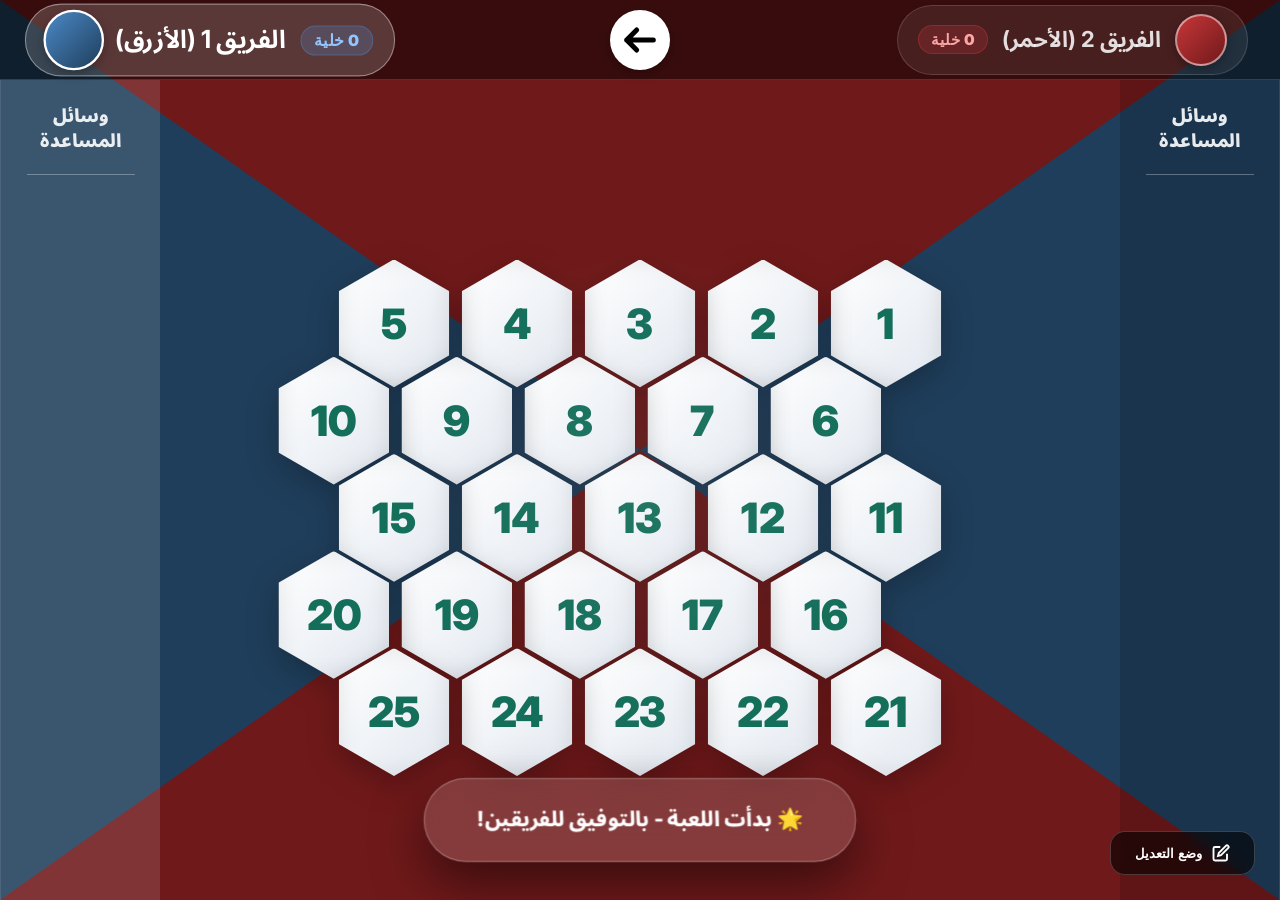
<file: game.html>
<!DOCTYPE html>
<html lang="ar" dir="rtl">

<head>
    <meta charset="UTF-8">
    <meta name="viewport" content="width=device-width, initial-scale=1.0">
    <title>ساحة اللعب - أسئل أووف</title>
    <meta name="description" content="تحدي الآن في ساحة أسئل أووف. هل تستطيع حسم اللوحة؟">
    <link rel="icon" href="شعار أوف.svg" type="image/svg+xml">
    <!-- Fonts -->
    <link rel="preconnect" href="https://fonts.googleapis.com">
    <link rel="preconnect" href="https://fonts.gstatic.com" crossorigin>
    <link
        href="https://fonts.googleapis.com/css2?family=Noto+Sans+Arabic:wght@100;300;400;700;900&family=Inter:wght@700;900&family=ABeeZee:ital@0;1&display=swap"
        rel="stylesheet">

    <style>
        :root {
            --clr-blue: #1F3E5B;
            --clr-blue-glow: rgba(31, 62, 91, 0.6);
            --clr-red: #70191A;
            --clr-red-glow: rgba(112, 25, 26, 0.6);
            --clr-bg-dark: #0A5C4A;
            --clr-bg-light: #208871;
            --clr-secondary-header: #136E5A;
            --clr-accent: #C9A227;
            --clr-cell-bg: #EDE2E2;
            --clr-white: #FFFFFF;
            --transition-smooth: all 0.4s cubic-bezier(0.16, 1, 0.3, 1);
        }

        * {
            box-sizing: border-box;
            user-select: none;
            -webkit-tap-highlight-color: transparent;
            scrollbar-width: thin;
            scrollbar-color: var(--clr-accent) transparent;
            touch-action: manipulation;
        }

        *::-webkit-scrollbar {
            width: 6px;
        }
        *::-webkit-scrollbar-thumb {
            background: var(--clr-accent);
            border-radius: 10px;
        }

        body {
            margin: 0;
            padding: 0;
            width: 100vw;
            height: 100vh;
            font-family: 'Inter', 'Noto Sans Arabic', sans-serif;
            overflow: hidden;
            display: flex;
            align-items: stretch;
            justify-content: stretch;
            background: #000; /* Fallback */
        }

        /* X-Shape Background indicating team directions */
        body::before {
            content: "";
            position: fixed;
            top: 0;
            left: 0;
            width: 0;
            height: 0;
            border-top: 50vh solid var(--clr-red);
            border-bottom: 50vh solid var(--clr-red);
            border-left: 50vw solid var(--clr-blue);
            border-right: 50vw solid var(--clr-blue);
            z-index: -1;
        }

        .ambient-orb { display: none; }

        /* Main Game Layout — true full-screen */
        .game-layout {
            position: relative;
            width: 100vw;
            height: 100vh;
            background: transparent;
            border-radius: 0;
            box-shadow: none;
            display: flex;
            flex-direction: column;
            gap: 0;
            padding: 0;
            animation: fadeIn 0.8s ease-out;
        }

        @keyframes fadeIn {
            from {
                opacity: 0;
                transform: translateY(20px);
            }

            to {
                opacity: 1;
                transform: translateY(0);
            }
        }

        .header-center-area {
            display: flex;
            flex-direction: column;
            align-items: center;
            gap: 5px;
        }

        .game-header-logo {
            height: 60px;
            width: auto;
            filter: drop-shadow(0 0 10px rgba(0, 0, 0, 0.3));
        }

        .q-brand-logo {
            height: 50px;
            width: auto;
            margin-bottom: 5px;
        }

        /* q-top-brand INSIDE overlay — overrides the global .q-top-brand rule */
        .q-modern-main .q-top-brand {
            display: flex;
            flex-direction: row;
            align-items: center;
            justify-content: center;
            width: 100%;
            height: 72px;
            flex-shrink: 0;
            background: rgba(0,0,0,0.2);
            border-bottom: 1px solid rgba(255,255,255,0.12);
            gap: 12px;
            font-family: 'Noto Sans Arabic', sans-serif;
            font-weight: 200;
            font-size: 32px;
            color: rgba(255,255,255,0.9);
        }

        /* q-footer-controls: sticky bottom strip inside overlay */
        .q-footer-controls {
            width: 100%;
            padding: 20px 0 28px;
            display: flex;
            flex-direction: column;
            align-items: center;
            gap: 14px;
            flex-shrink: 0;
            background: rgba(0,0,0,0.12);
            border-top: 1px solid rgba(255,255,255,0.1);
        }

        /* ---------------- HEADER ---------------- */
        .glass-header {
            width: 100%;
            height: 80px;
            background: rgba(0, 0, 0, 0.5); /* Darkened for readability over white background */
            border-bottom: 1px solid rgba(255,255,255,0.15);
            border-radius: 0;
            display: flex;
            justify-content: space-between;
            align-items: center;
            padding: 0 32px;
            position: relative;
            z-index: 100;
            flex-shrink: 0;
        }

        .game-title-main {
            position: absolute;
            width: 100%;
            left: 0;
            top: -60px;
            font-family: 'Noto Sans Arabic', sans-serif;
            font-weight: 200;
            font-size: 48px;
            line-height: 32px;
            display: flex;
            align-items: center;
            justify-content: center;
            text-align: center;
            color: #1D826C;
            text-shadow: 2px 1px 0px #C9A227;
            pointer-events: none;
        }

        .team-block {
            display: flex;
            align-items: center;
            gap: 14px;
            background: rgba(255,255,255,0.08);
            padding: 8px 20px;
            border-radius: 50px;
            border: 1px solid rgba(255,255,255,0.15);
            box-shadow: none;
            transition: var(--transition-smooth);
        }

        .team-block.active {
            background: rgba(255,255,255,0.18);
            border-color: rgba(255,255,255,0.4);
            transform: scale(1.04);
        }

        .team-name {
            font-size: 22px;
            font-weight: 700;
            color: rgba(255,255,255,0.85);
        }

        .team-block.active .team-name {
            color: #FFFFFF;
            font-size: 24px;
        }

        .team-badge {
            width: 52px;
            height: 52px;
            border-radius: 50%;
            border: 2px solid rgba(255,255,255,0.5);
            box-shadow: 0 3px 10px rgba(0,0,0,0.3);
            transition: all 0.4s ease;
        }

        .team-block.active .team-badge {
            border-color: #FFFFFF;
            transform: scale(1.12);
        }

        .badge-red  { background: linear-gradient(135deg,#c73639,#70191A); }
        .badge-blue { background: linear-gradient(135deg,#4b89c7,#1F3E5B); }

        /* Cell count badge next to team name */
        .cell-count-badge {
            font-family: 'Inter', sans-serif;
            font-size: 15px;
            font-weight: 900;
            padding: 4px 12px;
            border-radius: 50px;
            letter-spacing: 0.5px;
            white-space: nowrap;
            transition: all 0.4s ease;
        }
        .cell-count-red {
            background: rgba(199,54,57,0.25);
            color: #FCA5A5;
            border: 1px solid rgba(199,54,57,0.4);
        }
        .cell-count-blue {
            background: rgba(75,137,199,0.25);
            color: #93C5FD;
            border: 1px solid rgba(75,137,199,0.4);
        }

        /* Turn indicator sits directly inside the header, centred absolutely */
        .turn-center {
            position: absolute;
            left: 50%;
            top: 50%;
            transform: translate(-50%, -50%);
            width: 60px;
            height: 60px;
            background: #FFFFFF;
            border-radius: 50%;
            display: flex;
            justify-content: center;
            align-items: center;
            z-index: 110;
            box-shadow: 0 4px 12px rgba(0,0,0,0.25);
        }

        .turn-arrow {
            width: 40px;
            height: 40px;
            fill: #0A5C4A;
            transition: transform 0.8s cubic-bezier(0.34, 1.56, 0.64, 1);
        }

        /* ---------------- MAIN ARENA ---------------- */
        .arena {
            flex: 1;
            display: flex;
            justify-content: space-between;
            align-items: stretch;
            gap: 0;
            padding: 0;
            overflow: hidden;
        }

        .powerup-sidebar {
            width: 160px;
            flex-shrink: 0;
            height: 100%;
            background: rgba(0,0,0,0.15);
            border: none;
            display: flex;
            flex-direction: column;
            align-items: center;
            padding: 24px 12px;
            gap: 8px;
            z-index: 50;
            transition: var(--transition-smooth);
        }

        .powerup-sidebar.team-red-side  { border-left: none; border-right: 1px solid rgba(255,255,255,0.1); }
        .powerup-sidebar.team-blue-side { border-right: none; border-left: 1px solid rgba(255,255,255,0.1); }

        .sidebar-title {
            width: 100%;
            font-family: 'Noto Sans Arabic', sans-serif;
            font-weight: 900;
            font-size: 18px;
            line-height: 1.4;
            text-align: center;
            color: #FFFFFF;
            opacity: 0.9;
            margin-bottom: 4px;
            flex-shrink: 0;
        }

        .sidebar-divider {
            width: 80%;
            height: 1px;
            background: rgba(255,255,255,0.3);
            border: none;
            margin-bottom: 8px;
        }

        .powerup-sidebar.active-side {
            background: rgba(255,255,255,0.12);
        }


        .powerup-list {
            display: flex;
            flex-direction: column;
            gap: 12px;
            width: 100%;
            align-items: center;
            overflow-y: auto;
            scrollbar-width: none;
            flex: 1;
        }

        .powerup-list::-webkit-scrollbar {
            display: none;
        }

        .power-item {
            display: flex;
            flex-direction: column;
            align-items: center;
            cursor: pointer;
            transition: var(--transition-smooth);
            padding: 10px;
            border-radius: 20px;
            width: 90%;
        }

        .power-item:hover {
            background: rgba(255, 255, 255, 0.1);
            transform: scale(1.1);
        }

        .power-item.active-power {
            background: var(--clr-accent);
            box-shadow: 0 0 20px var(--clr-accent);
        }

        .power-item img {
            width: 60px;
            height: 60px;
            object-fit: contain;
            filter: drop-shadow(0 5px 10px rgba(0, 0, 0, 0.3));
        }

        .power-item span {
            font-size: 16px;
            font-family: 'Noto Sans Arabic', sans-serif;
            color: rgba(255,255,255,0.9);
            margin-top: 4px;
            font-weight: 600;
            text-align: center;
        }

        .power-item.used {
            opacity: 0.2;
            filter: grayscale(1);
            pointer-events: none;
        }

        /* ---------------- BOARD ---------------- */
        .board-wrapper {
            flex: 1;
            display: flex;
            justify-content: center;
            align-items: center;
            position: relative;
            overflow: hidden;
        }

        /* subtle central glow */
        .board-wrapper::after {
            content: '';
            position: absolute;
            width: 520px;
            height: 520px;
            background: radial-gradient(circle, rgba(255,255,255,0.06) 0%, transparent 70%);
            border-radius: 50%;
            z-index: 0;
            pointer-events: none;
        }

        .board-scaler {
            position: relative;
            width: min(650px, 70vmin);
            height: min(650px, 70vmin);
            display: flex;
            justify-content: center;
            align-items: center;
            transition: transform 0.5s ease;
        }

        .path-label {
            position: absolute;
            font-size: 24px;
            font-weight: 900;
            text-transform: uppercase;
            letter-spacing: 2px;
            pointer-events: none;
            z-index: 5;
            display: flex;
            flex-direction: column;
            align-items: center;
            gap: 10px;
            opacity: 0.9;
            filter: drop-shadow(0 0 10px rgba(0, 0, 0, 0.8));
        }

        .path-blue-label {
            color: #8bb9e5;
            text-shadow: 0 0 15px rgba(139, 185, 229, 0.8);
        }

        .path-red-label {
            color: #e57373;
            text-shadow: 0 0 15px rgba(229, 115, 115, 0.8);
        }

        .path-right {
            right: 15px;
            top: 50%;
            transform: translateY(-50%);
        }

        .path-left {
            left: 15px;
            top: 50%;
            transform: translateY(-50%);
        }

        .path-top {
            top: 15px;
            left: 50%;
            transform: translateX(-50%);
        }

        .path-bottom {
            bottom: 15px;
            left: 50%;
            transform: translateX(-50%);
        }

        .path-arrow-blue {
            font-size: 60px;
            font-weight: 1000;
            line-height: 1;
            animation: pulseBlue 2s infinite;
            filter: drop-shadow(0 0 20px rgba(75, 137, 199, 0.8));
        }

        .path-arrow-red {
            font-size: 60px;
            font-weight: 1000;
            line-height: 1;
            animation: pulseRed 2s infinite;
            filter: drop-shadow(0 0 20px rgba(199, 54, 57, 0.8));
        }

        @keyframes pulseBlue {

            0%,
            100% {
                transform: translateX(0) scale(1);
                opacity: 0.6;
            }

            50% {
                transform: translateX(-15px) scale(1.2);
                opacity: 1;
            }
        }

        /* Specialized animation for the other side to point inward */
        .path-left .path-arrow-blue {
            animation: pulseBlueLeft 2s infinite;
        }

        @keyframes pulseBlueLeft {

            0%,
            100% {
                transform: translateX(0) scale(1);
                opacity: 0.6;
            }

            50% {
                transform: translateX(15px) scale(1.2);
                opacity: 1;
            }
        }

        @keyframes pulseRed {

            0%,
            100% {
                transform: translateY(0) scale(1);
                opacity: 0.6;
            }

            50% {
                transform: translateY(15px) scale(1.2);
                opacity: 1;
            }
        }

        /* Specialized animation for the bottom side to point inward */
        .path-bottom .path-arrow-red {
            animation: pulseRedBottom 2s infinite;
        }

        @keyframes pulseRedBottom {

            0%,
            100% {
                transform: translateY(0) scale(1);
                opacity: 0.6;
            }

            50% {
                transform: translateY(-15px) scale(1.2);
                opacity: 1;
            }
        }

        .grid-core {
            display: flex;
            flex-direction: column;
            align-items: center;
            padding-top: 20px;
            z-index: 10;
        }

        .hex-row {
            display: flex;
            gap: 10px;
            margin-bottom: -25px;
        }

        .hex-row.even {
            transform: translateX(-49px);
        }

        .hex-wrapper {
            position: relative;
            transition: cubic-bezier(0.175, 0.885, 0.32, 1.275) 0.5s;
            cursor: pointer;
            filter: drop-shadow(0 8px 12px rgba(0, 0, 0, 0.25));
        }

        .hex-wrapper:hover {
            transform: scale(1.15) translateY(-5px);
            z-index: 20;
            filter: drop-shadow(0 25px 40px rgba(0, 0, 0, 0.6));
        }

        .hex-cell {
            width: 90px;
            height: 104px;
            background: linear-gradient(135deg, #ffffff 0%, #e2e8f0 100%);
            clip-path: polygon(50% 0%, 100% 25%, 100% 75%, 50% 100%, 0% 75%, 0% 25%);
            display: flex;
            justify-content: center;
            align-items: center;
            font-size: 34px;
            font-weight: 900;
            color: #136E5A;
            transition: all 0.5s ease;
            box-shadow: inset 0 0 20px rgba(0,0,0,0.1);
        }

        .hex-wrapper.taken-blue .hex-cell {
            background: linear-gradient(135deg, #3A6894 0%, #1F3E5B 100%);
            color: #FFFFFF;
            font-weight: 1000;
        }

        .hex-wrapper.taken-red .hex-cell {
            background: linear-gradient(135deg, #C73639 0%, #70191A 100%);
            color: #FFFFFF;
            font-weight: 1000;
        }


        /* ---------------- TOAST ---------------- */
        .toast {
            position: fixed;
            bottom: 40px;
            left: 50%;
            transform: translateX(-50%) translateY(100px);
            background: rgba(255, 255, 255, 0.15);
            backdrop-filter: blur(25px);
            -webkit-backdrop-filter: blur(25px);
            border: 1px solid rgba(255, 255, 255, 0.3);
            color: #FFFFFF;
            padding: 18px 50px;
            border-radius: 50px;
            font-size: 20px;
            font-weight: 800;
            box-shadow: 0 20px 50px rgba(0, 0, 0, 0.5);
            opacity: 0;
            transition: all 0.5s cubic-bezier(0.175, 0.885, 0.32, 1.275);
            z-index: 6000;
        }

        .toast.show {
            opacity: 1;
            transform: translateX(-50%) translateY(0) scale(1.05);
        }

        /* ===== QUESTION / ANSWER / WINNER OVERLAY ===== */
        .q-page-overlay {
            position: fixed;
            inset: 0;
            background: linear-gradient(180deg, #208871 0%, #0A5C4A 100%);
            z-index: 3000;
            display: none;
            align-items: stretch;
            justify-content: stretch;
            opacity: 0;
            pointer-events: none;
            visibility: hidden;
            transition: opacity 0.5s ease;
            font-family: 'Noto Sans Arabic', 'Inter', sans-serif;
        }

        .q-page-overlay.show {
            display: flex;
            opacity: 1;
            pointer-events: auto;
            visibility: visible;
        }

        /* Outer card — fills the overlay */
        .q-modern-container {
            width: 100%;
            height: 100%;
            background: transparent;
            border: none;
            border-radius: 0;
            display: flex;
            flex-direction: row;
            position: relative;
            overflow: hidden;
            color: #FFFFFF;
        }

        /* state containers stack inside the main column */
        .q-state-container {
            position: relative;
            display: none;   /* hidden by default */
            flex-direction: column;
            width: 100%;
            flex: 1;
            overflow: hidden;
            opacity: 0;
            visibility: hidden;
            pointer-events: none;
            transition: opacity 0.4s ease;
        }

        .q-state-container.active {
            display: flex;  /* shown when active */
            opacity: 1;
            visibility: visible;
            pointer-events: auto;
        }

        /* subtle inner glow */
        .q-modern-container::before {
            content: '';
            position: absolute;
            inset: 0;
            background: radial-gradient(ellipse at 50% 30%, rgba(255,255,255,0.07) 0%, transparent 65%);
            pointer-events: none;
            z-index: 0;
        }

        /* ─── Sidebar (power-ups inside overlay) ─── */
        .q-modern-sidebar {
            width: 160px;
            flex-shrink: 0;
            height: 100%;
            display: flex;
            flex-direction: column;
            align-items: center;
            padding: 28px 10px;
            background: rgba(0,0,0,0.18);
            z-index: 10;
            overflow-y: auto;
            scrollbar-width: thin;
            scrollbar-color: rgba(255,255,255,0.2) transparent;
            border: none;
        }

        .q-modern-sidebar::-webkit-scrollbar { width: 3px; }
        .q-modern-sidebar::-webkit-scrollbar-thumb { background: rgba(255,255,255,0.2); border-radius: 10px; }

        /* red/blue side accent line */
        .side-red  { border-right: 2px solid rgba(199,54,57,0.35); }
        .side-blue { border-left:  2px solid rgba(75,137,199,0.35); }

        .sidebar-team-label {
            font-weight: 900;
            font-size: 14px;
            margin-bottom: 16px;
            opacity: 0.55;
            text-transform: uppercase;
            letter-spacing: 1px;
        }

        .q-power-item-overlay {
            display: flex;
            flex-direction: column;
            align-items: center;
            gap: 6px;
            margin-bottom: 20px;
            cursor: pointer;
            transition: 0.3s ease;
        }

        .q-power-item-overlay:hover   { transform: scale(1.1); filter: brightness(1.2); }
        .q-power-item-overlay.used    { opacity: 0.15; filter: grayscale(1); pointer-events: none; }
        .q-power-item-overlay img     { width: 80px; height: 80px; object-fit: contain; }
        .q-power-item-overlay span    { font-size: 16px; font-weight: 700; color: rgba(255,255,255,0.9); }

        /* ─── Main content column — proper flex layout ─── */
        .q-modern-main {
            flex: 1;
            display: flex;
            flex-direction: column;
            align-items: center;
            justify-content: flex-start;
            padding: 0;
            z-index: 5;
            text-align: center;
            overflow: hidden;
            position: relative;
            min-width: 0;
        }

        /* ─── Brand bar inside overlay (top strip) ─── */
        .q-top-brand {
            width: 100%;
            height: 72px;
            flex-shrink: 0;
            background: rgba(0,0,0,0.2);
            border-bottom: 1px solid rgba(255,255,255,0.12);
            display: flex;
            align-items: center;
            justify-content: center;
            gap: 12px;
            font-family: 'Noto Sans Arabic', sans-serif;
            font-weight: 200;
            font-size: 36px;
            color: rgba(255,255,255,0.85);
        }

        /* ─── Cell # + timer row ─── */
        .q-header-box {
            width: 100%;
            display: flex;
            align-items: center;
            justify-content: center;
            gap: 24px;
            padding: 18px 0;
            border-bottom: 1px solid rgba(255,255,255,0.1);
            flex-shrink: 0;
        }

        .q-header-top-info {
            display: flex;
            align-items: center;
            justify-content: center;
            gap: 30px;
        }

        .q-cell-badge, .q-timer-badge {
            background: rgba(255,255,255,0.1);
            padding: 8px 22px;
            border-radius: 50px;
            display: flex;
            align-items: center;
            gap: 10px;
            border: 1px solid rgba(255,255,255,0.2);
        }

        .q-cell-badge .label { font-size: 14px; opacity: 0.8; }

        .q-cell-badge .value, .q-timer-badge .value {
            font-size: 24px;
            font-weight: 900;
            color: #FACC15;
        }

        .q-timer-badge .value {
            font-family: 'Inter', sans-serif;
            min-width: 70px;
            text-align: center;
        }

        .timer-icon-small { width: 20px; height: 20px; color: #FACC15; }

        /* ─── Timer row (inside the q-header-box) ─── */
        .q-timer-row {
            display: flex;
            align-items: center;
            gap: 10px;
        }

        .q-timer-display {
            font-family: 'Inter', monospace;
            font-size: 38px;
            font-weight: 900;
            color: #FACC15;
            letter-spacing: 2px;
            min-width: 90px;
            text-align: center;
            text-shadow: 0 4px 16px rgba(250,204,21,0.5);
            transition: color 0.3s ease;
        }

        .q-timer-btn {
            width: 42px;
            height: 42px;
            border-radius: 50%;
            border: 2px solid rgba(255,255,255,0.3);
            background: rgba(255,255,255,0.1);
            color: #FFFFFF;
            cursor: pointer;
            display: flex;
            align-items: center;
            justify-content: center;
            transition: all 0.25s ease;
            flex-shrink: 0;
        }
        .q-timer-btn:hover {
            background: rgba(255,255,255,0.25);
            border-color: rgba(255,255,255,0.6);
            transform: scale(1.1);
        }
        .q-timer-btn:active { transform: scale(0.95); }

        .q-timer-btn-reset {
            background: rgba(239,68,68,0.15);
            border-color: rgba(239,68,68,0.4);
            color: #FCA5A5;
        }
        .q-timer-btn-reset:hover {
            background: rgba(239,68,68,0.3);
            border-color: rgba(239,68,68,0.7);
        }

        /* ─── Central body (question text + media) ─── */
        .q-central-body {
            flex: 1;
            display: flex;
            flex-direction: column;
            align-items: center;
            justify-content: center;
            width: 100%;
            gap: 24px;
            padding: 24px 60px;
            overflow-y: auto;  /* allows scrolling if content is tall */
        }

        /* ─── Question text ─── */
        .q-main-text-display {
            font-size: clamp(30px, 5vw, 70px);
            font-weight: 900;
            line-height: 1.45;
            max-width: 900px;
            animation: fadeInUp 0.6s ease both;
            color: #FFFFFF;
            text-shadow: 0 6px 20px rgba(0,0,0,0.35);
        }

        @keyframes fadeInUp {
            from { opacity: 0; transform: translateY(20px); }
            to   { opacity: 1; transform: translateY(0); }
        }

        /* ─── Media frame ─── */
        .q-media-frame {
            width: 100%;
            max-width: 720px;
            flex-shrink: 0;
            border-radius: 20px;
            overflow: hidden;
            background: rgba(0,0,0,0.3);
            border: 1px solid rgba(255,255,255,0.15);
            display: flex;
            align-items: center;
            justify-content: center;
            position: relative;
        }

        .q-media-inner {
            width: 100%;
            display: flex;
            justify-content: center;
            align-items: center;
        }

        .q-media-inner img,
        .q-media-inner video {
            max-width: 100%;
            max-height: 42vh;
            object-fit: contain;
            display: block;
        }

        /* ─── Labels ─── */
        .q-label-premium {
            font-size: 14px;
            font-weight: 900;
            color: rgba(255,255,255,0.45);
            text-transform: uppercase;
            letter-spacing: 3px;
        }
        .q-label-premium.accent { color: #FACC15; opacity: 1; }

        /* ─── Answer reveal ─── */
        .q-answer-reveal {
            color: #FACC15;
            text-shadow: 0 6px 30px rgba(250,204,21,0.5);
            animation: answerFadeIn 0.7s ease both;
            font-size: clamp(36px, 6vw, 74px);
            font-weight: 900;
            background: rgba(0,0,0,0.18);
            padding: 18px 56px;
            border-radius: 24px;
            border: 1px solid rgba(250,204,21,0.25);
        }

        @keyframes answerFadeIn {
            from { opacity: 0; transform: scale(0.85) translateY(16px); }
            to   { opacity: 1; transform: scale(1) translateY(0); }
        }

        /* ─── Action buttons row ─── */
        .q-action-btns-row {
            display: flex;
            gap: 16px;
            justify-content: center;
            flex-wrap: wrap;
        }

        /* ─── Primary CTA button (show answer / next) ─── */
        .q-btn-action {
            padding: 16px 40px;
            font-size: 22px;
            font-weight: 900;
            border-radius: 50px;
            border: none;
            cursor: pointer;
            transition: all 0.3s ease;
            display: flex;
            align-items: center;
            justify-content: center;
            gap: 10px;
        }

        .q-btn-primary {
            background: #0A5C4A;
            color: #FFFFFF;
            font-size: 26px;
            padding: 16px 48px;
            border-radius: 50px;
            box-shadow: 0px 8px 0px #063B30;
            border: none;
        }
        .q-btn-primary:hover  { transform: translateY(2px); box-shadow: 0px 6px 0px #063B30; }
        .q-btn-primary:active { transform: translateY(8px); box-shadow: 0px 0px 0px #063B30; }

        .q-btn-secondary {
            background: rgba(255,255,255,0.1);
            color: #FFF;
            border: 1px solid rgba(255,255,255,0.2);
        }
        .q-btn-secondary:hover { background: rgba(255,255,255,0.2); transform: translateY(-3px); }

        /* ─── Stage 3: Who got it? ─── */
        .q-winner-selection-grid {
            display: flex;
            gap: 24px;
            justify-content: center;
            align-items: center;
            width: 100%;
            max-width: 1000px;
            padding: 20px 40px;
            flex-wrap: wrap;
        }

        .q-winner-card {
            flex: 1;
            min-width: 220px;
            max-width: 320px;
            height: 120px;
            border-radius: 20px;
            border: 2px solid rgba(255,255,255,0.2);
            display: flex;
            align-items: center;
            justify-content: center;
            cursor: pointer;
            transition: all 0.3s ease;
            color: #FFFFFF;
            box-shadow: 0 8px 24px rgba(0,0,0,0.3);
        }
        .q-winner-card.blue { background: linear-gradient(135deg,#3A6894,#1F3E5B); }
        .q-winner-card.red  { background: linear-gradient(135deg,#C73639,#70191A); }
        .q-winner-card.none { background: rgba(255,255,255,0.12); border-color: rgba(255,255,255,0.3); }

        .q-winner-card:hover {
            transform: translateY(-8px) scale(1.05);
            filter: brightness(1.15);
            box-shadow: 0 20px 44px rgba(0,0,0,0.4);
            border-color: rgba(255,255,255,0.6);
        }

        .team-name-label {
            font-size: 48px;
            font-weight: 900;
            color: #FFFFFF;
            text-align: center;
            text-shadow: 0 3px 10px rgba(0,0,0,0.3);
            padding: 0 12px;
        }

        .q-overlay-logo-fixed {
            position: absolute;
            top: 20px;
            right: 20px;
            width: 140px;
            height: 140px;
            opacity: 0.9;
            filter: drop-shadow(0 10px 20px rgba(0, 0, 0, 0.3));
        }

        @media (max-width: 900px) {
            .q-modern-container {
                flex-direction: column;
                overflow-y: auto;
            }

            .q-modern-sidebar {
                width: 100%;
                height: auto;
                flex-direction: row;
                flex-wrap: wrap;
                justify-content: center;
                padding: 15px;
            }

            .q-modern-main {
                padding: 30px 15px;
            }

            .q-main-text-display {
                font-size: 28px;
            }

            .q-winner-buttons-grid {
                grid-template-columns: 1fr;
            }

            .q-winner-btn-card {
                height: 75px;
            }

            .q-overlay-logo-fixed {
                width: 80px;
                height: 80px;
            }
        }

        /* ===== WIN SCREEN ===== */
        .win-overlay {
            position: fixed;
            inset: 0;
            background: linear-gradient(180deg, #208871 0%, #0A5C4A 100%);
            z-index: 8000;
            display: none;
            flex-direction: column;
            align-items: center;
            justify-content: center;
            opacity: 0;
            pointer-events: none;
            visibility: hidden;
            transition: opacity 0.8s ease;
            font-family: 'Noto Sans Arabic', sans-serif;
            text-align: center;
        }

        .win-overlay.show {
            display: flex;
            opacity: 1;
            pointer-events: auto;
            visibility: visible;
        }

        .win-content {
            display: flex;
            flex-direction: column;
            align-items: center;
            justify-content: center;
            gap: 16px;
            animation: winPopIn 0.9s cubic-bezier(0.175, 0.885, 0.32, 1.275);
            padding: 50px 60px;
            border-radius: 32px;
            background: rgba(255,255,255,0.08);
            border: 1px solid rgba(255,255,255,0.18);
            box-shadow: 0 30px 80px rgba(0,0,0,0.3);
            max-width: 560px;
            width: 90%;
        }

        @keyframes winPopIn {
            from {
                transform: scale(0.6) translateY(50px);
                opacity: 0;
            }

            to {
                transform: scale(1) translateY(0);
                opacity: 1;
            }
        }

        .win-trophy {
            width: 150px;
            height: 150px;
            margin-bottom: 20px;
            filter: drop-shadow(0 0 30px var(--clr-accent));
            animation: bounceTrophy 3s ease-in-out infinite;
        }

        @keyframes bounceTrophy {

            0%,
            100% {
                transform: translateY(0) rotate(0);
            }

            50% {
                transform: translateY(-20px) rotate(5deg);
            }
        }

        .win-title {
            font-size: clamp(32px, 6vw, 64px);
            color: var(--clr-white);
            font-weight: 900;
            text-shadow: 0 0 20px rgba(255, 255, 255, 0.3);
            margin: 0;
        }

        .win-team-label {
            font-size: 24px;
            color: var(--clr-accent);
            opacity: 0.9;
            margin-bottom: 30px;
            font-weight: 700;
        }

        .win-actions {
            display: flex;
            gap: 20px;
            margin-top: 20px;
        }

        .win-btn {
            padding: 18px 40px;
            border-radius: 20px;
            font-size: 22px;
            font-weight: 900;
            cursor: pointer;
            transition: all 0.3s cubic-bezier(0.4, 0, 0.2, 1);
            border: none;
            display: flex;
            align-items: center;
            gap: 12px;
        }

        .win-btn-primary {
            background: #0A5C4A;
            color: #FFFFFF;
            box-shadow: 0px 8px 0px #063B30;
        }
        .win-btn-primary:hover  { transform: translateY(2px); box-shadow: 0px 6px 0px #063B30; }
        .win-btn-primary:active { transform: translateY(8px); box-shadow: none; }

        .win-btn-secondary {
            background: rgba(255,255,255,0.1);
            color: #FFF;
            border: 1px solid rgba(255,255,255,0.2);
        }
        .win-btn-secondary:hover { background: rgba(255,255,255,0.2); transform: translateY(-3px); }

        .win-btn:hover {
            transform: translateY(-8px) scale(1.05);
            box-shadow: 0 20px 40px rgba(0, 0, 0, 0.5);
        }

        .win-btn:active {
            transform: translateY(0) scale(0.98);
        }

        /* Manual Edit Button */
        .manual-edit-btn {
            position: fixed;
            bottom: 25px;
            right: 25px;
            z-index: 6500;
            padding: 12px 24px;
            background: rgba(0, 0, 0, 0.6);
            backdrop-filter: blur(10px);
            border: 1px solid rgba(255, 255, 255, 0.2);
            border-radius: 15px;
            color: #FFFFFF;
            font-weight: 700;
            cursor: pointer;
            transition: var(--transition-smooth);
            display: flex;
            align-items: center;
            gap: 10px;
        }

        .manual-edit-btn.active {
            background: var(--clr-accent);
            color: #000;
            border-color: #000;
            box-shadow: 0 0 20px rgba(201, 162, 39, 0.4);
        }

        .manual-edit-btn:hover {
            transform: translateY(-5px);
            filter: brightness(1.2);
        }

        .win-title {
            font-size: clamp(40px, 10vw, 72px);
            color: #FFF;
            font-weight: 900;
            text-align: center;
        }

        @keyframes popIn {
            from {
                transform: scale(0.5);
                opacity: 0;
            }

            to {
                transform: scale(1);
                opacity: 1;
            }
        }

        /* ---------------- MOBILE LANDSCAPE ---------------- */
        @media (max-height: 600px) and (orientation: landscape) {
            .glass-header {
                height: 70px;
                min-height: 70px;
                padding: 0 20px;
                border-radius: 15px;
            }

            .team-name {
                font-size: clamp(16px, 4vh, 22px);
            }

            .team-badge {
                width: clamp(40px, 6vh, 55px);
                height: clamp(40px, 6vh, 55px);
            }

            .turn-center {
                width: 50px;
                height: 50px;
                top: 75px; 
            }

            .powerup-sidebar {
                width: 100px;
                padding: 10px 5px;
                gap: 8px;
            }

            .sidebar-title {
                font-size: 13px;
            }

            .power-item img {
                width: 35px;
                height: 35px;
            }

            .power-item span {
                font-size: 11px;
            }

            .powerup-list {
                gap: 6px;
            }
        }

        /* Portrait Mobile — stack sidebars inline */
        @media (max-width: 600px) and (orientation: portrait) {
            .glass-header {
                height: auto;
                min-height: 60px;
                padding: 10px 16px;
                flex-direction: row;
                gap: 8px;
            }

            .team-name { font-size: 14px; }
            .team-badge { width: 38px; height: 38px; }
            .turn-center { width: 44px; height: 44px; }

            .arena {
                flex-direction: column;
                height: auto;
                overflow-y: auto;
            }

            .powerup-sidebar {
                width: 100% !important;
                height: auto !important;
                flex-direction: row;
                flex-wrap: wrap;
                justify-content: center;
                padding: 10px;
            }

            .powerup-list {
                flex-direction: row;
                flex-wrap: wrap;
                justify-content: center;
            }

            .power-item { width: auto; }

            .board-wrapper {
                height: 350px;
                width: 100%;
            }
        }

        /* ---------------- IMAGE ZOOM LIGHTBOX ---------------- */
        .zoom-overlay {
            position: fixed;
            top: 0;
            left: 0;
            right: 0;
            bottom: 0;
            background: rgba(0, 0, 0, 0.9);
            z-index: 10000;
            display: flex;
            align-items: center;
            justify-content: center;
            opacity: 0;
            pointer-events: none;
            visibility: hidden;
            transition: all 0.4s ease;
            backdrop-filter: blur(10px);
            cursor: zoom-out;
        }

        .zoom-overlay.show {
            opacity: 1;
            pointer-events: auto;
            visibility: visible;
        }

        .zoom-img {
            max-width: 90%;
            max-height: 90%;
            object-fit: contain;
            border-radius: 12px;
            box-shadow: 0 30px 60px rgba(0, 0, 0, 0.5);
            transform: scale(0.8);
            transition: transform 0.4s cubic-bezier(0.16, 1, 0.3, 1);
        }

        .zoom-overlay.show .zoom-img {
            transform: scale(1);
        }

        .zoom-close {
            position: absolute;
            top: 30px;
            right: 30px;
            width: 50px;
            height: 50px;
            background: rgba(255, 255, 255, 0.1);
            border-radius: 50%;
            display: flex;
            align-items: center;
            justify-content: center;
            color: #FFF;
            cursor: pointer;
            transition: all 0.3s;
            border: 1px solid rgba(255, 255, 255, 0.2);
        }

        .zoom-close:hover {
            background: rgba(255, 255, 255, 0.2);
            transform: rotate(90deg);
        }

        .q-media-frame img {
            max-width: 100%;
            max-height: 300px;
            /* Matching frame max-height */
            object-fit: contain;
            cursor: zoom-in;
            transition: transform 0.3s ease;
        }

        .q-media-frame img:hover {
            transform: scale(1.02);
        }


        /* Blur functionality */
        .blurred-media {
            filter: blur(15px); 
            cursor: pointer !important;
            transition: all 0.5s cubic-bezier(0.165, 0.84, 0.44, 1);
            border: 8px solid rgba(255, 255, 255, 0.1);
            background: #f8fafc;
        }
        .blurred-media.revealed {
            filter: blur(0) !important;
            transform: scale(1.02);
            border-color: var(--clr-accent) !important;
        }

        /* Custom Video Controls Overlay */
        .video-controls-hint {
            position: absolute;
            bottom: 20px;
            left: 50%;
            transform: translateX(-50%);
            background: rgba(0, 0, 0, 0.6);
            backdrop-filter: blur(10px);
            padding: 8px 20px;
            border-radius: 30px;
            font-size: 14px;
            font-weight: 600;
            color: white;
            opacity: 0;
            transition: opacity 0.3s;
            pointer-events: none;
            display: flex;
            gap: 15px;
            white-space: nowrap;
        }
        .q-media-frame:hover .video-controls-hint { opacity: 1; }

        .media-zoom-btn {
            position: absolute;
            top: 20px;
            right: 20px;
            width: 50px;
            height: 50px;
            background: rgba(201, 162, 39, 0.9);
            border-radius: 15px;
            display: flex;
            align-items: center;
            justify-content: center;
            color: #000;
            cursor: pointer;
            z-index: 100;
            transition: all 0.2s;
            box-shadow: 0 10px 20px rgba(0, 0, 0, 0.3);
        }
        .media-zoom-btn:hover { transform: scale(1.1); background: #FFF; }

        /* Full Support Zoom Overlay */
        .zoom-overlay {
            position: fixed;
            top: 0; left: 0; right: 0; bottom: 0;
            background: rgba(0, 0, 0, 0.95);
            z-index: 9999;
            display: none; /* Changed to none */
            align-items: center;
            justify-content: center;
            opacity: 0;
            pointer-events: none;
            visibility: hidden;
            transition: all 0.4s ease;
            backdrop-filter: blur(20px);
        }
        .zoom-overlay.show { 
            display: flex; /* Changed to flex */
            opacity: 1; 
            pointer-events: auto; 
            visibility: visible; 
        }

        .zoom-content-wrapper {
            position: relative;
            max-width: 95vw;
            max-height: 90vh;
            display: flex;
            justify-content: center;
            align-items: center;
        }
        
        .zoom-media-item {
            max-width: 100%;
            max-height: 90vh;
            object-fit: contain;
            border-radius: 10px;
            box-shadow: 0 50px 100px rgba(0,0,0,0.8);
        }

        .zoom-close {
            position: absolute;
            top: -60px;
            right: 0;
            background: var(--clr-red);
            color: white;
            width: 50px;
            height: 50px;
            border-radius: 50%;
            display: flex;
            align-items: center;
            justify-content: center;
            cursor: pointer;
            box-shadow: 0 10px 20px rgba(0,0,0,0.4);
        }

        .zoom-controls {
            position: absolute;
            bottom: -70px;
            left: 50%;
            transform: translateX(-50%);
            display: flex;
            gap: 20px;
            z-index: 100;
        }

        .zoom-ctrl-btn {
            background: rgba(255, 255, 255, 0.1);
            backdrop-filter: blur(10px);
            border: 1px solid rgba(255, 255, 255, 0.2);
            color: white;
            padding: 10px 20px;
            border-radius: 12px;
            cursor: pointer;
            font-weight: 800;
            display: flex;
            align-items: center;
            gap: 8px;
            transition: all 0.2s;
        }
        .zoom-ctrl-btn:hover { background: var(--clr-accent); color: #000; }


    </style>


</head>


<body class="game-body">



    <div class="ambient-orb orb-1"></div>
    <div class="ambient-orb orb-2"></div>

    <div class="game-layout">

        <!-- TOP INDICATOR BAR -->
        <header class="glass-header">
            <!-- Team 2 (Visual Left, Red) -->
            <div class="team-block" id="block-team2">
                <div class="team-badge badge-red"></div>
                <div class="team-name" id="name-team2">الفريق 2</div>
                <div class="cell-count-badge cell-count-red" id="cell-count-team2">0 خلية</div>
            </div>

            <div class="header-center-area">
                <img src="شعار أوف.svg" alt="Logo" class="game-header-logo">
                <!-- TURN CENTER -->
                <div class="turn-center">
                    <svg class="turn-arrow" id="turn-arrow" style="transform: rotate(180deg);" viewBox="0 0 24 24"
                        xmlns="http://www.w3.org/2000/svg">
                        <path d="M4 12H20M20 12L14 6M20 12L14 18" stroke="currentColor" stroke-width="3"
                            stroke-linecap="round" stroke-linejoin="round" />
                    </svg>
                </div>
            </div>

            <!-- Team 1 (Visual Right, Blue) -->
            <div class="team-block active" id="block-team1">
                <div class="cell-count-badge cell-count-blue" id="cell-count-team1">0 خلية</div>
                <div class="team-name" id="name-team1">الفريق 1</div>
                <div class="team-badge badge-blue"></div>
            </div>
        </header>

        <!-- MAIN ARENA -->
        <main class="arena">
            <!-- Confirm Win Button -->
            <button class="win-btn win-btn-primary" id="btn-confirm-win" style="display: none; position: fixed; top: 20px; left: 50%; transform: translateX(-50%); z-index: 7000; box-shadow: 0 10px 30px rgba(0,0,0,0.5); font-size: 24px; padding: 15px 40px; border-radius: 50px;">
                <svg width="24" height="24" viewBox="0 0 24 24" fill="none" stroke="currentColor" stroke-width="3" stroke-linecap="round" stroke-linejoin="round">
                    <path d="M22 11.08V12a10 10 0 1 1-5.93-9.14"></path>
                    <polyline points="22 4 12 14.01 9 11.01"></polyline>
                </svg>
                تأكيد الفوز
            </button>

            <!-- Edit Button (Tester Only) -->
            <button class="manual-edit-btn" id="btn-manual-edit">
                <svg width="18" height="18" viewBox="0 0 24 24" fill="none" stroke="currentColor" stroke-width="2.5">
                    <path d="M11 4H4a2 2 0 0 0-2 2v14a2 2 0 0 0 2 2h14a2 2 0 0 0 2-2v-7"></path>
                    <path d="M18.5 2.5a2.121 2.121 0 0 1 3 3L12 15l-4 1 1-4 9.5-9.5z"></path>
                </svg>
                <span>وضع التعديل</span>
            </button>

            <!-- Side Red (Team 2) -->
            <aside class="powerup-sidebar team-red-side" id="sidebar-team2">
                <div class="sidebar-title">وسائل<br>المساعدة</div>
                <hr class="sidebar-divider">
                <div class="powerup-list" id="powers-team2"></div>
            </aside>

            <!-- Game Board Center -->
            <div class="board-wrapper" id="board-container">
                <div class="board-scaler" id="board-scaler">
                    <div class="board-glow"></div>
                    <div class="board-ornament"></div>

                    <div class="grid-core" id="hex-grid">
                        <!-- Instantiated by JS -->
                    </div>
                </div>
            </div>

            <!-- Side Blue (Team 1) -->
            <aside class="powerup-sidebar team-blue-side active-side" id="sidebar-team1">
                <div class="sidebar-title">وسائل<br>المساعدة</div>
                <hr class="sidebar-divider">
                <div class="powerup-list" id="powers-team1"></div>
            </aside>

        </main>
    </div>

    <div class="toast" id="toast-msg">رسالة مؤقتة</div>

    <!-- QUESTION FULL SCREEN PAGE (REDESIGNED FOR PREMIUM LOOK) -->
    <div class="q-page-overlay" id="q-page" style="visibility: hidden; pointer-events: none;">
        <div class="q-modern-container">

            <!-- Sidebar Red -->
            <aside class="q-modern-sidebar side-red">
                <div class="sidebar-team-label">الفريق الأحمر</div>
                <div class="q-modern-power-list" id="q-overlay-powers-red"></div>
            </aside>

            <!-- Main Content Area -->
            <main class="q-modern-main">
                <div class="q-top-brand">
                    <img src="شعار أوف.svg" alt="Logo" class="q-brand-logo">
                    <span>أسئــــــــــــل أووف</span>
                </div>

                <header class="q-header-box">
                    <div class="q-header-top-info">
                        <!-- Cell number -->
                        <div class="q-cell-badge" style="background:transparent; border:none; box-shadow:none;">
                            <span class="value" id="q-header-stage-title" style="font-size:28px; color:rgba(255,255,255,0.75);">خلية رقم 1</span>
                        </div>

                        <!-- Separator -->
                        <div style="width:1px; height:32px; background:rgba(255,255,255,0.2);"></div>

                        <!-- ⏱ Timer display + controls -->
                        <div class="q-timer-row" id="q-timer-row">
                            <span class="q-timer-display" id="q-timer-val">00:00</span>
                            <button class="q-timer-btn" id="btn-timer-pause" title="إيقاف / تشغيل">
                                <!-- Pause icon -->
                                <svg class="pause-icon" width="18" height="18" viewBox="0 0 24 24" fill="currentColor">
                                    <rect x="6" y="4" width="4" height="16" rx="1"/>
                                    <rect x="14" y="4" width="4" height="16" rx="1"/>
                                </svg>
                                <!-- Play icon (hidden by default) -->
                                <svg class="play-icon" width="18" height="18" viewBox="0 0 24 24" fill="currentColor" style="display:none;">
                                    <polygon points="5,3 19,12 5,21"/>
                                </svg>
                            </button>
                            <button class="q-timer-btn q-timer-btn-reset" id="btn-timer-reset" title="إعادة تعيين">
                                <svg width="16" height="16" viewBox="0 0 24 24" fill="none" stroke="currentColor" stroke-width="2.5" stroke-linecap="round">
                                    <path d="M3 12a9 9 0 1 0 9-9 9.75 9.75 0 0 0-6.74 2.74L3 8"/>
                                    <path d="M3 3v5h5"/>
                                </svg>
                            </button>
                        </div>
                    </div>
                </header>
                <div id="q-status-badge"
                    style="display: none; background: var(--clr-accent); color: #000; padding: 4px 15px; border-radius: 20px; font-weight: 800; font-size: 14px; align-self: center; margin-top: 5px;"></div>

                <!-- Stage 1: Question -->
                <div id="q-state-1" class="q-state-container active">
                    <div class="q-central-body">
                        <div class="q-label-premium">ســـــؤال</div>
                        <div class="q-main-text-display" id="q-text">نص السؤال يظهر هنا...</div>
                        <div class="q-media-frame" id="q-media-area-1">
                            <div class="q-media-inner" id="q-media-inner-1">
                                <!-- JS Injects Media Here -->
                            </div>
                        </div>
                    </div>
                    <footer class="q-footer-controls">
                        <div class="q-action-btns-row">
                            <button class="q-btn-action q-btn-secondary" id="btn-toggle-barcode">
                                <svg width="24" height="24" viewBox="0 0 24 24" fill="none" stroke="currentColor" stroke-width="2">
                                    <rect x="3" y="3" width="18" height="18" rx="2" ry="2"></rect>
                                    <path d="M7 7h.01M17 7h.01M7 17h.01M17 17h.01"></path>
                                </svg>
                                إظهار الباركود
                            </button>
                            <button class="q-btn-action q-btn-primary" id="btn-show-ans">
                                عرض الإجابة
                                <svg width="24" height="24" viewBox="0 0 24 24" fill="none" stroke="currentColor" stroke-width="3">
                                    <path d="M5 12h14M12 5l7 7-7 7"></path>
                                </svg>
                            </button>
                        </div>
                    </footer>
                </div>

                <!-- Stage 2: Answer -->
                <div id="q-state-2" class="q-state-container">
                    <div class="q-central-body">
                        <div class="q-label-premium accent">الإجـابة الصحيحـة</div>
                        <div class="q-main-text-display q-answer-reveal" id="q-answer-text">...</div>
                        <div class="q-media-frame" id="q-media-area-2">
                            <div class="q-media-inner" id="q-media-inner-2">
                                <!-- JS Injects Media Here -->
                            </div>
                        </div>
                    </div>
                    <footer class="q-footer-controls">
                        <div class="q-action-btns-row">
                            <button class="q-btn-action q-btn-secondary" id="btn-back-to-q2">
                                <svg width="24" height="24" viewBox="0 0 24 24" fill="none" stroke="currentColor" stroke-width="2" stroke-linecap="round" stroke-linejoin="round">
                                    <line x1="19" y1="12" x2="5" y2="12"></line>
                                    <polyline points="12 19 5 12 12 5"></polyline>
                                </svg>
                                رجوع للسؤال
                            </button>
                            <button class="q-btn-action q-btn-primary" id="btn-ask-who">
                                تحديد المستحق للخلية
                                <svg width="24" height="24" viewBox="0 0 24 24" fill="none" stroke="currentColor" stroke-width="3">
                                    <path d="M12 2l3.09 6.26L22 9.27l-5 4.87 1.18 6.88L12 17.77l-6.18 3.25L7 14.14 2 9.27l6.91-1.01L12 2z"></path>
                                </svg>
                            </button>
                        </div>
                    </footer>
                </div>

                <!-- Stage 3: Winner Selection -->
                <div id="q-state-3" class="q-state-container">
                    <div class="q-central-body" style="justify-content: center; gap: 32px;">
                        <div style="font-size: 28px; font-weight: 700; color: rgba(255,255,255,0.65); letter-spacing: 1px;">اختر الفريق الفائز بالخلية</div>
                        <div class="q-winner-selection-grid">
                            <button class="q-winner-card red" id="btn-win-red">
                                <span class="team-name-label">الفريق 2</span>
                            </button>
                            
                            <button class="q-winner-card none" id="btn-win-none">
                                <span class="team-name-label">محد</span>
                            </button>
                            
                            <button class="q-winner-card blue" id="btn-win-blue">
                                <span class="team-name-label">الفريق 1</span>
                            </button>
                        </div>
                    </div>
                    <footer class="q-footer-controls" style="background: transparent; border: none; padding-top: 0;">
                        <button class="q-btn-action q-btn-secondary" id="btn-back-to-q3">
                            <svg width="24" height="24" viewBox="0 0 24 24" fill="none" stroke="currentColor" stroke-width="2" stroke-linecap="round" stroke-linejoin="round">
                                <line x1="19" y1="12" x2="5" y2="12"></line>
                                <polyline points="12 19 5 12 12 5"></polyline>
                            </svg>
                            رجوع للسؤال
                        </button>
                    </footer>
                </div>

            </main>

            <!-- Sidebar Blue -->
            <aside class="q-modern-sidebar side-blue">
                <div class="sidebar-team-label">الفريق الأزرق</div>
                <div class="q-modern-power-list" id="q-overlay-powers-blue"></div>
            </aside>

        </div>
    </div>

    <!-- WIN SCREEN (PREMIUM MODERN REDESIGN) -->
    <div class="win-overlay" id="win-overlay" style="visibility: hidden; pointer-events: none;">
        <div class="win-content">
            <svg class="win-trophy" viewBox="0 0 24 24" fill="none" stroke="#C9A227" stroke-width="1.5"
                stroke-linecap="round" stroke-linejoin="round">
                <path d="M6 9H4.5a2.5 2.5 0 0 1 0-5H6"></path>
                <path d="M18 9h1.5a2.5 2.5 0 0 0 0-5H18"></path>
                <path d="M4 22h16"></path>
                <path d="M10 14.66V17c0 .55-.47.98-.97 1.21C7.85 18.75 7 20.24 7 22"></path>
                <path d="M14 14.66V17c0 .55.47.98.97 1.21C16.15 18.75 17 20.24 17 22"></path>
                <path d="M18 2H6v7a6 6 0 0 0 12 0V2Z"></path>
            </svg>
            <h1 class="win-title" id="win-title">مبروك الفوز!</h1>
            <div class="win-team-label" id="win-team-desc">لقد سيطرتم على المعركة بجدارة!</div>

            <div class="win-actions">
                <button class="win-btn win-btn-primary" onclick="location.href='index.html'">
                    <svg width="24" height="24" viewBox="0 0 24 24" fill="none" stroke="currentColor" stroke-width="2.5"
                        stroke-linecap="round" stroke-linejoin="round">
                        <path d="M3 9l9-7 9 7v11a2 2 0 0 1-2 2H5a2 2 0 0 1-2-2z"></path>
                        <polyline points="9 22 9 12 15 12 15 22"></polyline>
                    </svg>
                    إنهاء اللعبة
                </button>
                <button class="win-btn win-btn-secondary" onclick="location.reload()">
                    <svg width="24" height="24" viewBox="0 0 24 24" fill="none" stroke="currentColor" stroke-width="2.5"
                        stroke-linecap="round" stroke-linejoin="round">
                        <path d="M23 4v6h-6"></path>
                        <path d="M20.49 15a9 9 0 1 1-2.12-9.36L23 10"></path>
                    </svg>
                    لعب مرة أخرى
                </button>
            </div>
        </div>
    </div>

    <!-- ENHANCED MEDIA ZOOM OVERLAY -->
    <div class="zoom-overlay" id="zoom-overlay" style="visibility: hidden; pointer-events: none;">
        <div class="zoom-content-wrapper">
            <div class="zoom-close" onclick="closeZoom()">
                <svg width="24" height="24" viewBox="0 0 24 24" fill="none" stroke="currentColor" stroke-width="3">
                    <line x1="18" y1="6" x2="6" y2="18"></line>
                    <line x1="6" y1="6" x2="18" y2="18"></line>
                </svg>
            </div>
            <div id="zoom-media-container" style="display:contents;">
                <!-- JS Injects Image or Video here -->
            </div>
            <div id="zoom-video-controls" class="zoom-controls" style="display: none;">
                <button class="zoom-ctrl-btn" onclick="seekZoomVideo(-5)">
                    <span>-5 ثواني</span>
                </button>
                <button class="zoom-ctrl-btn" onclick="seekZoomVideo(5)">
                    <span>+5 ثواني</span>
                </button>
            </div>
        </div>
    </div>

    <!-- ربط ملف الأسئلة بقاعدة اللعبة -->
    <script src="questions.js"></script>
    <script>
        // ─── Auto-Sync Database logic ───
        (function autoSyncDB() {
            try {
                const storedMeta = JSON.parse(localStorage.getItem('questionsDB_sync_Meta') || '{}');
                const fileMeta = (typeof questionsDB_Meta !== 'undefined') ? questionsDB_Meta : { version: "0" };
                const needsUpdate = !localStorage.getItem('questionsDB_sync') || (fileMeta.version !== storedMeta.version);

                if (needsUpdate && typeof questionsDB !== 'undefined') {
                    localStorage.setItem('questionsDB_sync', JSON.stringify(questionsDB));
                    localStorage.setItem('questionsDB_sync_Meta', JSON.stringify(fileMeta));
                }
            } catch(e) { console.error("Sync error:", e); }
        })();
    </script>
    <script>
        document.addEventListener('DOMContentLoaded', () => {

            // --- Elements ---
            const nameT1 = document.getElementById('name-team1');
            const nameT2 = document.getElementById('name-team2');
            const blockT1 = document.getElementById('block-team1');
            const blockT2 = document.getElementById('block-team2');
            const sideT1 = document.getElementById('sidebar-team1');
            const sideT2 = document.getElementById('sidebar-team2');
            const arrow = document.getElementById('turn-arrow');
            const grid = document.getElementById('hex-grid');
            const boardScaler = document.getElementById('board-scaler');
            const boardContainer = document.getElementById('board-container');
            const toast = document.getElementById('toast-msg');

            // --- Game State ---
            let isEditMode = false;
            let currentTurn = 'team1'; // team1 = Blue/Right, team2 = Red/Left
            let trapActive = false;
            let trapPendingQuestion = false;
            let doubleAnswerActive = false;
            let phase = 'beforeQuestion'; // 'beforeQuestion', 'answering', 'trapSelection'
            let activeCellWrapper = null;
            let activeCellNum = -1; // Added to track active cell number for question rotation
            let nextExtraQuestionIndex = 25; // Index for the first extra question outside the initial board grid

            // Timer State
            let timerInterval = null;
            let timerSeconds = 0;
            let timerIsRunning = false;
            let doubleAnswerTeams = []; // Track which teams used Two Answers for current question
            let skipUsedThisQuestion = false; // NEW: Track if 'Skip' (خلوها) is used for current question
            let silencedTeam = null; 
            let friendCalledTeam = null; // Track if 'Call a Friend' is used

            // Pending Win State
            let pendingWinMsg = null;
            let pendingWinner = null;

            // Synchronized Persistent State
            let availableQuestionsIndices = []; // Stores original indices from sourceDB
            let boardTakenState = {}; // { cellNum: 'blue' | 'red' }
            let team1PowersUsed = []; // Names of used powers
            let team2PowersUsed = [];

            // Q-Page Elements
            const qPage = document.getElementById('q-page');
            const qNum = document.getElementById('q-num');

            // Flow Containers
            const qState1 = document.getElementById('q-state-1');
            const qState2 = document.getElementById('q-state-2');
            const qState3 = document.getElementById('q-state-3');

            // Elements inside states
            const qTextElement = document.getElementById('q-text');
            const qMediaElement1 = document.getElementById('q-media-area-1');
            const qMediaElement2 = document.getElementById('q-media-area-2');
            const qMediaInner1 = document.getElementById('q-media-inner-1');
            const qMediaInner2 = document.getElementById('q-media-inner-2');
            const qAnswerTextElement = document.getElementById('q-answer-text');

            const btnShowAns = document.getElementById('btn-show-ans');
            const btnAskWho = document.getElementById('btn-ask-who');
            const btnWinBlue = document.getElementById('btn-win-blue');
            const btnWinRed = document.getElementById('btn-win-red');
            const btnWinNone = document.getElementById('btn-win-none');
            const btnToggleBarcode = document.getElementById('btn-toggle-barcode');
            const btnBackToQ2 = document.getElementById('btn-back-to-q2');
            const btnBackToQ3 = document.getElementById('btn-back-to-q3');
            const btnConfirmWin = document.getElementById('btn-confirm-win');

            const btnTimerPause = document.getElementById('btn-timer-pause');
            const btnTimerReset = document.getElementById('btn-timer-reset');

            // --- Initialization ---
            // --- Initialization ---
            nameT1.textContent = localStorage.getItem('team1Name') || 'الفريق 1 (الأزرق)';
            nameT2.textContent = localStorage.getItem('team2Name') || 'الفريق 2 (الأحمر)';

            btnWinBlue.querySelector('.team-name-label').textContent = nameT1.textContent;
            btnWinRed.querySelector('.team-name-label').textContent  = nameT2.textContent;

            // Prepare Random Questions Array Without Repetition
            let sourceDB = [];

            function loadSourceDB() {
                const syncedData = localStorage.getItem('questionsDB_sync');
                if (syncedData) {
                    try {
                        const parsed = JSON.parse(syncedData);
                        if (parsed && parsed.length > 0) {
                            sourceDB = parsed;
                            return;
                        }
                    } catch (e) {}
                }
                // Fallback: load directly from file and save
                if (typeof questionsDB !== 'undefined' && questionsDB.length > 0) {
                    sourceDB = [...questionsDB];
                    localStorage.setItem('questionsDB_sync', JSON.stringify(sourceDB));
                }
            }

            function saveSession() {
                const session = {
                    indices: availableQuestionsIndices,
                    board: boardTakenState,
                    turn: currentTurn,
                    p1Used: team1PowersUsed,
                    p2Used: team2PowersUsed,
                    extraIdx: nextExtraQuestionIndex,
                    activeCell: activeCellNum,
                    phase: phase,
                    timer: timerSeconds,
                    timerIsRunning: timerIsRunning,
                    timerLastSync: Date.now(),
                    qPageVisible: qPage.classList.contains('show'),
                    trap: trapActive,
                    trapPending: trapPendingQuestion,
                    doubleActive: doubleAnswerActive,
                    doubleTeams: doubleAnswerTeams,
                    skipUsed: skipUsedThisQuestion,
                    friendCalledTeam: friendCalledTeam,
                    barcodeRevealed: isBarcodeRevealed()
                };
                localStorage.setItem('game_active_session', JSON.stringify(session));
            }

            function isBarcodeRevealed() {
                const btn = document.getElementById('btn-toggle-barcode');
                if (!btn || btn.style.display === 'none') return false;
                const mediaChild = qMediaElement1.firstElementChild;
                return mediaChild && mediaChild.classList.contains('revealed');
            }

            function loadSession() {
                loadSourceDB();
                const data = localStorage.getItem('game_active_session');
                if (!data) {
                    initFreshSession();
                    return;
                }

                try {
                    const session = JSON.parse(data);
                    availableQuestionsIndices = session.indices || [];
                    boardTakenState = session.board || {};
                    currentTurn = session.turn || 'team1';
                    team1PowersUsed = session.p1Used || [];
                    team2PowersUsed = session.p2Used || [];
                    nextExtraQuestionIndex = session.extraIdx || 25;
                    activeCellNum = session.activeCell || -1;
                    phase = session.phase || 'beforeQuestion';
                    
                    // Timer Sync Logic
                    const wasRunning = session.timerIsRunning || false;
                    let syncedSeconds = session.timer || 0;
                    if (wasRunning && session.timerLastSync) {
                        const elapsedSinceSync = Math.floor((Date.now() - session.timerLastSync) / 1000);
                        syncedSeconds += elapsedSinceSync;
                    }
                    timerSeconds = syncedSeconds;

                    trapActive = session.trap || false;
                    trapPendingQuestion = session.trapPending || false;
                    doubleAnswerActive = session.doubleActive || false;
                    doubleAnswerTeams = session.doubleTeams || [];
                    skipUsedThisQuestion = session.skipUsed || false;
                    friendCalledTeam = session.friendCalledTeam || null;

                    // Apply UI states
                    if (session.qPageVisible) {
                        qPage.style.display = 'flex';
                        qPage.style.visibility = 'visible';
                        qPage.style.pointerEvents = 'auto';
                        qPage.classList.add('show');
                        updateQPageUI();
                        // Apply barcode sync
                        if (session.barcodeRevealed) {
                            const mediaChild = qMediaElement1.firstElementChild;
                            const btn = document.getElementById('btn-toggle-barcode');
                            if (mediaChild && btn) {
                                mediaChild.classList.add('revealed');
                                btn.textContent = 'إخفاء الباركود';
                            }
                        }
                    } else {
                        qPage.classList.remove('show');
                        setTimeout(() => {
                            qPage.style.visibility = 'hidden';
                            qPage.style.pointerEvents = 'none';
                            qPage.style.display = 'none';
                        }, 600);
                    }
                    
                    applyBoardState();
                    setTurn(currentTurn);
                    updateTimerDisplay();
                    refreshPowersUI();
                    setTimeout(verifyWinningCondition, 100);

                    // Ensure timer state matches
                    if (wasRunning && !timerIsRunning) startTimer();
                    else if (!wasRunning && timerIsRunning) pauseTimer();

                } catch (e) {
                    console.error("Session load failed:", e);
                    initFreshSession();
                }
            }

            function initFreshSession() {
                loadSourceDB();
                availableQuestionsIndices = [];
                boardTakenState = {};
                team1PowersUsed = [];
                team2PowersUsed = [];
                nextExtraQuestionIndex = 25;
                
                if (sourceDB.length > 0) {
                    let usedQTexts = [];
                    try { usedQTexts = JSON.parse(localStorage.getItem('usedQuestionsHistory') || '[]'); } catch(e){}

                    let filtered = sourceDB.map((q, idx) => ({ q, idx }))
                        .filter(item => (item.q.questionText && !usedQTexts.includes(item.q.questionText)));

                    const disableWalaKelma = localStorage.getItem('disableWalaKelma') === 'true';
                    if (disableWalaKelma) {
                        filtered = filtered.filter(item => !(item.q.questionText && item.q.questionText.includes('ولا كلمة')));
                    }

                    if (filtered.length < 35) {
                        filtered = sourceDB.map((q, idx) => ({ q, idx }));
                    }

                    // Shuffle
                    for (let i = 0; i < 3; i++) {
                        for (let j = filtered.length - 1; j > 0; j--) {
                            const k = Math.floor(Math.random() * (j + 1));
                            [filtered[j], filtered[k]] = [filtered[k], filtered[j]];
                        }
                    }
                    availableQuestionsIndices = filtered.map(item => item.idx);
                }
                saveSession();
                applyBoardState();
                refreshPowersUI();
            }

            function applyBoardState() {
                const wrappers = document.querySelectorAll('.hex-wrapper');
                wrappers.forEach((w, i) => {
                    const num = i + 1;
                    w.classList.remove('taken-blue', 'taken-red');
                    if (boardTakenState[num] === 'blue') w.classList.add('taken-blue');
                    if (boardTakenState[num] === 'red') w.classList.add('taken-red');
                });
                updateCellCounts();
            }

            function updateCellCounts() {
                const vals = Object.values(boardTakenState);
                const blueCount = vals.filter(v => v === 'blue').length;
                const redCount  = vals.filter(v => v === 'red').length;

                const el1 = document.getElementById('cell-count-team1');
                const el2 = document.getElementById('cell-count-team2');
                if (el1) el1.textContent = blueCount + ' خلية';
                if (el2) el2.textContent = redCount  + ' خلية';
            }

            function refreshPowersUI() {
                document.querySelectorAll('.powerup-sidebar .power-item').forEach(el => {
                    const name = el.querySelector('span').textContent.trim();
                    const isTeam1 = el.closest('#sidebar-team1');
                    const usedList = isTeam1 ? team1PowersUsed : team2PowersUsed;
                    if (usedList.includes(name)) el.classList.add('used');
                    else el.classList.remove('used');
                });
                if (window.refreshOverlayPowers) window.refreshOverlayPowers();
            }

            // --- Power-up Functions ---
            window.refreshOverlayPowers = function () {
                const listRed = document.getElementById('q-overlay-powers-red');
                const listBlue = document.getElementById('q-overlay-powers-blue');
                if (!listRed || !listBlue) return;

                listRed.innerHTML = '';
                listBlue.innerHTML = '';

                const teams = [
                    { id: 'team1', overlayList: listBlue, sideId: 'powers-team1' },
                    { id: 'team2', overlayList: listRed, sideId: 'powers-team2' }
                ];

                teams.forEach(t => {
                    const sidePowers = document.getElementById(t.sideId).querySelectorAll('.power-item');
                    sidePowers.forEach(sp => {
                        const clone = document.createElement('div');
                        clone.className = 'q-power-item-overlay' + (sp.classList.contains('used') ? ' used' : '') + (sp.classList.contains('active-power') ? ' active-power' : '');

                        const img = sp.querySelector('img').src;
                        const name = sp.querySelector('span').textContent;

                        clone.innerHTML = `<img src="${img}" alt="${name}"><span>${name}</span>`;

                        clone.addEventListener('click', (e) => {
                            e.stopPropagation();
                            sp.click();
                        });

                        t.overlayList.appendChild(clone);
                    });
                });
            };

            function loadPowers(key, containerId, teamId) {
                let powers = [];
                try { powers = JSON.parse(localStorage.getItem(key)) || []; } catch (e) { }

                const cont = document.getElementById(containerId);
                powers.forEach(p => {
                    const el = document.createElement('div');
                    el.className = 'power-item';
                    el.innerHTML = `<img src="${p.imgSrc}" alt="${p.name}"><span>${p.name}</span>`;

                    el.addEventListener('click', () => {
                        if (el.classList.contains('used')) return;

                        const pName = p.name.trim();
                        let tName = teamId === 'team1' ? nameT1.textContent : nameT2.textContent;

                        if (pName.includes('حفرة') || pName === 'حفرة') {
                            if (phase !== 'beforeQuestion' || currentTurn !== teamId) {
                                showToast(`❌ 'حفرة': تستخدم فقط في دورك وعلى لوحة المربعات!`);
                                return;
                            }
                            trapActive = true;
                            el.classList.add('active-power');
                        } else if (pName.includes('خلوها') || pName === 'خلوها') {
                            if (skipUsedThisQuestion) {
                                showToast("❌ تم استخدام 'خلوها' مسبقاً لهذا السؤال بالفعل!");
                                return;
                            }
                            // Allow usage before question (phase === 'beforeQuestion') or during mirroring (first 10 seconds)
                            if (phase === 'answering' && timerSeconds > 18) {
                                showToast("❌ 'خلوها': انتهى وقت الاستخدام (أول 10 ثوانٍ فقط)!");
                                return;
                            }

                            skipUsedThisQuestion = true;
                            const badge = document.getElementById('q-status-badge');
                            if (badge) {
                                badge.style.display = 'block';
                                badge.textContent = `🔥 ${tName} طفّر وطلب 'خلوها'!`;
                                badge.style.background = '#FEE2E2';
                                badge.style.color = '#70191A';
                            }
                            showToast(`🔥 ${tName} يطالب بـ 'خلوها'! سحب حق الإجابة!`, 5000);
                        } else if (pName.includes('إجابتين') || pName === 'إجابتين') {
                            if (phase !== 'answering') {
                                showToast("❌ 'إجابتين': تستخدم فقط أثناء عرض السؤال!");
                                return;
                            }
                            doubleAnswerActive = true;
                            el.classList.add('active-power');

                            if (!doubleAnswerTeams.includes(tName)) doubleAnswerTeams.push(tName);
                            const badge = document.getElementById('q-status-badge');
                            if (badge) {
                                badge.style.display = 'block';
                                badge.textContent = `🌟 نظام الإجابتين مفعّل لـ: ${doubleAnswerTeams.join(' و ')}`;
                            }
                        } else if (pName.includes('أسكت') || pName === 'أسكت') {
                            silencedTeam = (teamId === 'team1' ? 'team2' : 'team1');
                            showToast(`🤫 فريق ${tName} استخدم 'أسكت' ضد الخصم!`);
                            updateQPageUI();
                        } else if (pName.includes('اتصال') || pName === 'اتصال بصديق') {
                            if (phase !== 'answering') {
                                showToast("❌ 'اتصال بصديق': تستخدم فقط أثناء عرض السؤال!");
                                return;
                            }
                            
                            const num = activeCellNum;
                            if (num !== -1) {
                                const originalIdx = availableQuestionsIndices[num - 1];
                                const qData = sourceDB[originalIdx] || null;
                                if (qData && qData.questionText) {
                                    if (qData.questionText.includes('ولا كلمة') || qData.questionText.includes('تحدي 3')) {
                                        showToast("❌ 'اتصال بصديق': لا يمكن استخدامها في أسئلة ولا كلمة أو تحدي 3!");
                                        return;
                                    }
                                }
                            }
                            
                            el.classList.add('active-power');
                            pauseTimer(); // Automatically pause timer to let them call
                            friendCalledTeam = tName;
                            updateQPageUI();
                        }

                        showToast(`🟢 تم تفعيل وسيلة: ${p.name} لـ ${tName}`);
                        el.classList.add('used');
                        if (teamId === 'team1') team1PowersUsed.push(pName);
                        else team2PowersUsed.push(pName);
                        saveSession();
                        if (window.refreshOverlayPowers) window.refreshOverlayPowers();
                    });

                    cont.appendChild(el);
                });
            }

            loadPowers('team1Powers', 'powers-team1', 'team1');
            loadPowers('team2Powers', 'powers-team2', 'team2');

            // --- Board Generation ---
            let cellIndex = 1;
            for (let r = 1; r <= 5; r++) {
                const row = document.createElement('div');
                row.className = 'hex-row ' + (r % 2 === 0 ? 'even' : '');

                for (let c = 1; c <= 5; c++) {
                    const wrapper = document.createElement('div');
                    wrapper.className = 'hex-wrapper';
                    const hex = document.createElement('div');
                    hex.className = 'hex-cell';
                    const num = cellIndex++;
                    hex.innerHTML = `<span style="z-index: 2; position: relative;">${num}</span>`;
                    wrapper.appendChild(hex);

                    wrapper.addEventListener('click', () => {
                        const isTaken = wrapper.classList.contains('taken-blue') || wrapper.classList.contains('taken-red');

                        // --- Manual Edit Mode Logic ---
                        if (isEditMode) {
                            if (wrapper.classList.contains('taken-blue')) {
                                wrapper.classList.remove('taken-blue');
                                wrapper.classList.add('taken-red');
                                boardTakenState[num] = 'red';
                                showToast("🔧 تم التغيير لـ أحمر");
                            } else if (wrapper.classList.contains('taken-red')) {
                                wrapper.classList.remove('taken-red');
                                delete boardTakenState[num];
                                showToast("🔧 الخلية الآن فارغة");
                            } else {
                                wrapper.classList.add('taken-blue');
                                boardTakenState[num] = 'blue';
                                showToast("🔧 تم التغيير لـ أزرق");
                            }
                            saveSession();
                            applyBoardState();
                            verifyWinningCondition();
                            return;
                        }

                        // --- Stage 2 of Trap (Deleting opponent cell) ---
                        if (phase === 'trapSelection') {
                            const oppClass = currentTurn === 'team1' ? 'taken-red' : 'taken-blue';
                            if (wrapper.classList.contains(oppClass)) {
                                wrapper.classList.remove(oppClass);
                                delete boardTakenState[num];
                                showToast(`💥 بوم! تم حذف خلية الخصم. انتهى دور ${currentTurn === 'team1' ? nameT1.textContent : nameT2.textContent}`);
                                phase = 'beforeQuestion';
                                toggleTurn();
                                saveSession();
                                applyBoardState();
                                verifyWinningCondition();
                            } else {
                                showToast("⚠️ يجب اختيار خلية يملكها الخصم لحذفها!");
                            }
                            return;
                        }

                        if (isTaken) {
                            showToast("⚠️ هذه الخلية مستحوذ عليها مسبقاً!");
                            return;
                        }

                        if (trapActive) {
                            trapPendingQuestion = true;
                            // trapActive remains true until the question is resolved
                        }

                        activeCellWrapper = wrapper;
                        activeCellNum = num; // Track which cell was clicked
                        phase = 'answering';
                        
                        updateQPageUI();
                        saveSession();
                    });

                    row.appendChild(wrapper);
                }
                grid.appendChild(row);
            }

            function updateQPageUI() {
                if (activeCellNum === -1) return;
                const num = activeCellNum;

                const stageTitle = document.getElementById('q-header-stage-title');
                if (stageTitle) {
                    const m = Math.floor(timerSeconds / 60).toString().padStart(2, '0');
                    const s = (timerSeconds % 60).toString().padStart(2, '0');
                    if (phase === 'answering' || phase === 'reviewingQuestion') {
                        stageTitle.textContent = `خلية رقم ${num} - ${m}:${s}`;
                    } else if (phase === 'afterAnswer') {
                        stageTitle.textContent = `جواب خلية رقم ${num}`;
                    } else {
                        stageTitle.textContent = `مين جابها صح بينكم؟`;
                    }
                }

                const originalIdx = availableQuestionsIndices[num - 1];
                let qData = sourceDB[originalIdx] || null;

                if (qData) {
                    qTextElement.textContent = qData.questionText || "لم يكتب سؤال لهذه الخلية بعد.";
                    qAnswerTextElement.textContent = qData.answer || "الإجابة غير محددة.";
                    
                    // Register to history
                    if (qData.questionText) {
                        let usedQTexts = [];
                        try { usedQTexts = JSON.parse(localStorage.getItem('usedQuestionsHistory') || '[]'); } catch(e){}
                        if (!usedQTexts.includes(qData.questionText)) {
                            usedQTexts.push(qData.questionText);
                            localStorage.setItem('usedQuestionsHistory', JSON.stringify(usedQTexts));
                        }
                    }

                    // Function to generate the HTML for a QR image with fallbacks
                    const getQrHtml = (text) => {
                        const encoded = encodeURIComponent(text);
                        const url1 = `https://api.qrserver.com/v1/create-qr-code/?size=300x300&data=${encoded}`;
                        const url2 = `https://quickchart.io/qr?text=${encoded}&size=300`;
                        return `<img src="${url1}" onerror="this.onerror=null; this.src='${url2}'" alt="QR Code">`;
                    };

                    const isWalaKelma = qData.questionText && qData.questionText.includes('ولا كلمة');
                    if (isWalaKelma && (!qData.media || qData.media.trim() === "" || !qData.media.includes('<img'))) {
                        qData.media = getQrHtml(qData.answer || '');
                    }

                    // Media Rendering Helper
                    const renderMediaInto = (mediaHtml, container, isWalaKelma = false) => {
                        container.innerHTML = '';
                        if (!mediaHtml || mediaHtml.trim() === "") {
                            container.closest('.q-media-frame').style.display = 'none';
                            return;
                        }

                        container.closest('.q-media-frame').style.display = 'flex';
                        
                        let mediaElement;
                        if (mediaHtml.trim().startsWith('<')) {
                            const temp = document.createElement('div');
                            temp.innerHTML = mediaHtml;
                            mediaElement = temp.firstElementChild;
                        } else {
                            mediaElement = document.createElement('img');
                            mediaElement.src = mediaHtml;
                        }

                        if (!mediaElement) return;

                        // Identify type
                        const isVideo = mediaElement.tagName === 'VIDEO';
                        
                        // Apply Styling
                        mediaElement.style.maxWidth = '100%';
                        mediaElement.style.maxHeight = '100%';
                        mediaElement.style.objectFit = 'contain';
                        mediaElement.classList.add('premium-media-item');

                        if (isVideo) {
                            mediaElement.controls = true;
                            mediaElement.setAttribute('playsinline', '');
                            mediaElement.setAttribute('controlsList', 'nodownload');
                        }

                        if (isWalaKelma && !isVideo) {
                            mediaElement.classList.add('blurred-media');
                        }

                        container.appendChild(mediaElement);

                        // Add Control Hint if Video
                        if (isVideo) {
                            const hint = document.createElement('div');
                            hint.className = 'video-controls-hint';
                            hint.innerHTML = `
                                <span>للتقديم/التأخير: اسحب المسار</span>
                                <span>|</span>
                                <span>اضغط للتكبير 🔍</span>
                            `;
                            container.appendChild(hint);
                        }

                        // Add Zoom Button
                        const zoomBtn = document.createElement('div');
                        zoomBtn.className = 'media-zoom-btn';
                        zoomBtn.innerHTML = `
                            <svg width="24" height="24" viewBox="0 0 24 24" fill="none" stroke="currentColor" stroke-width="3">
                                <path d="M15 3h6v6M9 21H3v-6M21 3l-7 7M3 21l7-7"></path>
                            </svg>
                        `;
                        zoomBtn.onclick = (e) => {
                            e.stopPropagation();
                            openZoom(mediaElement);
                        };
                        container.appendChild(zoomBtn);

                        // Click to Reveal for Barcode
                        if (isWalaKelma && !isVideo) {
                            mediaElement.onclick = () => {
                                mediaElement.classList.toggle('revealed');
                                if (btnToggleBarcode) {
                                    btnToggleBarcode.textContent = mediaElement.classList.contains('revealed') ? 'إخفاء الباركود' : 'إظهار الباركود';
                                }
                                saveSession();
                            };
                        }
                    };

                    // Variables declared globally

                    // Process Question Media
                    renderMediaInto(qData.media, qMediaInner1, isWalaKelma);

                    // Handle Barcode Toggle Button visibility
                    if (isWalaKelma && qMediaInner1.querySelector('img')) {
                        const mediaImg = qMediaInner1.querySelector('img');
                        btnToggleBarcode.style.display = 'block';
                        btnToggleBarcode.onclick = function(e) {
                            e.stopPropagation();
                            mediaImg.classList.toggle('revealed');
                            btnToggleBarcode.textContent = mediaImg.classList.contains('revealed') ? 'إخفاء الباركود' : 'إظهار الباركود';
                            saveSession();
                        };
                    } else {
                        btnToggleBarcode.style.display = 'none';
                    }

                    // Process Answer Media
                    renderMediaInto(qData.answerMedia, qMediaInner2);
                }

                // Badge display
                const badge = document.getElementById('q-status-badge');
                if (badge) {
                    if (skipUsedThisQuestion || doubleAnswerActive || silencedTeam || friendCalledTeam) {
                        badge.style.display = 'block';
                        if (skipUsedThisQuestion) {
                            badge.textContent = `🔥 طلب 'خلوها'! سحب حق الإجابة!`;
                            badge.style.background = '#FEE2E2';
                            badge.style.color = '#70191A';
                        } else if (doubleAnswerActive) {
                            badge.textContent = `🌟 نظام الإجابتين مفعّل لـ: ${doubleAnswerTeams.join(' و ')}`;
                            badge.style.background = 'var(--clr-accent)';
                            badge.style.color = '#000';
                        } else if (silencedTeam) {
                            const sName = (silencedTeam === 'team1' ? nameT1.textContent : nameT2.textContent);
                            badge.textContent = `🔇 ${sName} مسكوت حالياً!`;
                            badge.style.background = '#64748B';
                            badge.style.color = '#FFFFFF';
                        } else if (friendCalledTeam) {
                            badge.textContent = `📞 ${friendCalledTeam} يستخدم خاصية اتصال بصديق! (تم إيقاف الوقت)`;
                            badge.style.background = '#4CAF50';
                            badge.style.color = '#FFF';
                        }
                    } else {
                        badge.style.display = 'none';
                    }
                }

                window.refreshOverlayPowers();

                if (phase === 'answering' || phase === 'reviewingQuestion') {
                    qState1.classList.add('active');
                    qState2.classList.remove('active');
                    qState3.classList.remove('active');
                } else if (phase === 'afterAnswer') {
                    qState1.classList.remove('active');
                    qState2.classList.add('active');
                    qState3.classList.remove('active');
                } else if (phase === 'judging') {
                    qState1.classList.remove('active');
                    qState2.classList.remove('active');
                    qState3.classList.add('active');
                }

                const shouldShow = activeCellNum !== -1 && phase !== 'beforeQuestion' && phase !== 'trapSelection';
                if (shouldShow) {
                    qPage.style.display = 'flex';
                    setTimeout(() => {
                        qPage.style.visibility = 'visible';
                        qPage.style.pointerEvents = 'auto';
                        qPage.classList.add('show');
                    }, 10);

                    // ⏱ Auto-start timer: reset + start after 4s reading buffer (only when question first shows)
                    if (phase === 'answering') {
                        resetTimer();
                        clearTimeout(window._timerAutoStart);
                        window._timerAutoStart = setTimeout(() => {
                            if (phase === 'answering') startTimer();
                        }, 3000);
                    }
                } else {
                    clearTimeout(window._timerAutoStart); // cancel pending auto-start
                    pauseTimer();
                    qPage.classList.remove('show');
                    setTimeout(() => {
                        qPage.style.visibility = 'hidden';
                        qPage.style.pointerEvents = 'none';
                        qPage.style.display = 'none';
                    }, 600);
                }
            }

            // --- Timer Logic ---
            function updateTimerDisplay() {
                const m = Math.floor(timerSeconds / 60).toString().padStart(2, '0');
                const s = (timerSeconds % 60).toString().padStart(2, '0');
                const timeStr = `${m}:${s}`;
                const hTimer = document.getElementById('q-timer-val');
                if (hTimer) hTimer.textContent = timeStr;
            }
            function startTimer() {
                if (timerIsRunning) return;
                timerIsRunning = true;
                if (btnTimerPause) {
                    btnTimerPause.querySelector('.pause-icon').style.display = 'block';
                    btnTimerPause.querySelector('.play-icon').style.display = 'none';
                }
                timerInterval = setInterval(() => {
                    timerSeconds++;
                    updateTimerDisplay();
                    if (timerSeconds % 5 === 0) saveSession(); // Periodic save
                }, 1000);
            }
            function pauseTimer() {
                timerIsRunning = false;
                if (btnTimerPause) {
                    btnTimerPause.querySelector('.pause-icon').style.display = 'none';
                    btnTimerPause.querySelector('.play-icon').style.display = 'block';
                }
                clearInterval(timerInterval);
            }
            function resetTimer() {
                pauseTimer();
                timerSeconds = 0;
                updateTimerDisplay();
            }

            if (btnTimerPause) {
                btnTimerPause.addEventListener('click', (e) => {
                    e.stopPropagation();
                    if (timerIsRunning) pauseTimer();
                    else startTimer();
                });
            }

            if (btnTimerReset) {
                btnTimerReset.addEventListener('click', (e) => {
                    e.stopPropagation();
                    resetTimer();
                });
            }



            // --- Flow ---
            btnShowAns.addEventListener('click', () => {
                phase = 'afterAnswer';
                updateQPageUI();
                saveSession();
                pauseTimer();
                
                // تأخير لمدة 4 ثواني قبل بدء الوقت مرة أخرى عند عرض الإجابة
                setTimeout(() => {
                    if (phase === 'afterAnswer') {
                        resetTimer(); // تصفير الوقت للبدء في حساب وقت "أي فريق جابها"
                        startTimer();
                    }
                }, 4000);
            });

            btnAskWho.addEventListener('click', () => {
                phase = 'judging';
                updateQPageUI();
                saveSession();
            });

            if (btnBackToQ2) {
                btnBackToQ2.addEventListener('click', () => {
                    phase = 'reviewingQuestion';
                    updateQPageUI();
                    saveSession();
                });
            }

            if (btnBackToQ3) {
                btnBackToQ3.addEventListener('click', () => {
                    phase = 'reviewingQuestion';
                    updateQPageUI();
                    saveSession();
                });
            }

            function closeQPage() {
                qPage.classList.remove('show');
                // Capture if it was a trap before changing phase
                const currentPhaseWasTrapSelectionPending = (phase === 'trapSelection');
                
                setTimeout(() => {
                    qPage.style.visibility = 'hidden';
                    qPage.style.pointerEvents = 'none';
                    qPage.style.display = 'none';
                }, 600);

                if (phase !== 'trapSelection') {
                    phase = 'beforeQuestion';
                }
                activeCellNum = -1;
                pauseTimer();
                doubleAnswerActive = false;
                doubleAnswerTeams = [];
                const badge = document.getElementById('q-status-badge');
                if (badge) badge.style.display = 'none';
                
                document.querySelectorAll('.active-power').forEach(a => a.classList.remove('active-power'));
                
                if (phase !== 'trapSelection') {
                    trapActive = false;
                    trapPendingQuestion = false;
                }
                skipUsedThisQuestion = false;
                silencedTeam = null; // Reset silence for next question
                friendCalledTeam = null; // Reset friend called
                saveSession();
                setTimeout(verifyWinningCondition, 100);
            }

            btnWinBlue.addEventListener('click', () => {
                const wasTrap = trapPendingQuestion && currentTurn === 'team1';
                boardTakenState[activeCellNum] = 'blue';
                applyBoardState();

                if (wasTrap) {
                    showToast(`🔥 كفو! جاوبت صح والحفرة مفعّلة.. الآن اختر خلية للخصم لحذفها!`, 6000);
                    phase = 'trapSelection';
                    trapPendingQuestion = false;
                    trapActive = false;
                    closeQPage();
                } else {
                    showToast(`استحوذ ${nameT1.textContent} على الخلية!`);
                    setTurn('team1');
                    closeQPage();
                }
            });

            btnWinRed.addEventListener('click', () => {
                const wasTrap = trapPendingQuestion && currentTurn === 'team2';
                boardTakenState[activeCellNum] = 'red';
                applyBoardState();

                if (wasTrap) {
                    showToast(`🔥 كفو! جاوبت صح والحفرة مفعّلة.. الآن اختر خلية للخصم لحذفها!`, 6000);
                    phase = 'trapSelection';
                    trapPendingQuestion = false;
                    trapActive = false;
                    closeQPage();
                } else {
                    showToast(`استحوذ ${nameT2.textContent} على الخلية!`);
                    setTurn('team2');
                    closeQPage();
                }
            });

            btnWinNone.addEventListener('click', () => {
                if (activeCellNum > 0 && nextExtraQuestionIndex < availableQuestionsIndices.length) {
                    const currentPos = activeCellNum - 1;
                    const nextQIdx = availableQuestionsIndices[nextExtraQuestionIndex];
                    const failedQIdx = availableQuestionsIndices[currentPos];

                    availableQuestionsIndices[currentPos] = nextQIdx;
                    availableQuestionsIndices[nextExtraQuestionIndex] = failedQIdx;

                    nextExtraQuestionIndex++;
                    showToast("لم يجاوب أحد.. تم تغيير السؤال لهذه الخلية!");
                } else {
                    showToast("لم يجاوب أحد.. الخلية متاحة للعب مرة أخرى!");
                }

                trapActive = false;
                trapPendingQuestion = false;
                toggleTurn();
                closeQPage();
            });

            function setTurn(team) {
                currentTurn = team;
                if (currentTurn === 'team1') {
                    arrow.style.transform = 'rotate(180deg)';
                    blockT2.classList.remove('active');
                    sideT2.classList.remove('active-side');
                    blockT1.classList.add('active');
                    sideT1.classList.add('active-side');
                } else {
                    arrow.style.transform = 'rotate(0deg)';
                    blockT1.classList.remove('active');
                    sideT1.classList.remove('active-side');
                    blockT2.classList.add('active');
                    sideT2.classList.add('active-side');
                }
                if (phase !== 'answering' && phase !== 'afterAnswer' && phase !== 'judging') phase = 'beforeQuestion';
                saveSession();
            }

            function toggleTurn() {
                if (currentTurn === 'team1') {
                    setTurn('team2');
                } else {
                    setTurn('team1');
                }
            }

            function verifyWinningCondition() {
                const cellsGrid = [];
                const allCells = Array.from(document.querySelectorAll('.hex-wrapper'));
                for (let i = 0; i < 5; i++) cellsGrid.push(allCells.slice(i * 5, i * 5 + 5));

                const getNeighbors = (r, c) => {
                    const neighbors = [[r, c - 1], [r, c + 1]];
                    if (r % 2 === 0) {
                        // Normal row index (0, 2, 4): connects to (c-1) and (c) in shifted rows
                        neighbors.push([r - 1, c - 1], [r - 1, c], [r + 1, c - 1], [r + 1, c]);
                    } else {
                        // Shifted row index (1, 3): connects to (c) and (c+1) in normal rows
                        neighbors.push([r - 1, c], [r - 1, c + 1], [r + 1, c], [r + 1, c + 1]);
                    }
                    return neighbors.filter(([nr, nc]) => nr >= 0 && nr < 5 && nc >= 0 && nc < 5);
                };

                const checkPath = (teamClass, startCondition, endCondition) => {
                    let queue = [];
                    let visited = new Set();
                    for (let r = 0; r < 5; r++) for (let c = 0; c < 5; c++) {
                        if (startCondition(r, c) && cellsGrid[r][c].classList.contains(teamClass)) {
                            queue.push([r, c]);
                            visited.add(`${r},${c}`);
                        }
                    }
                    while (queue.length > 0) {
                        let [r, c] = queue.shift();
                        if (endCondition(r, c)) return true;
                        for (let [nr, nc] of getNeighbors(r, c)) {
                            let key = `${nr},${nc}`;
                            if (!visited.has(key) && cellsGrid[nr][nc].classList.contains(teamClass)) {
                                visited.add(key);
                                queue.push([nr, nc]);
                            }
                        }
                    }
                    return false;
                };

                let winMsg = null;
                let winner = null;

                if (checkPath('taken-blue', (r, c) => c === 0, (r, c) => c === 4)) { winMsg = nameT1.textContent + " حسم اللوحة!"; winner = "blue"; }
                else if (checkPath('taken-red', (r, c) => r === 0, (r, c) => r === 4)) { winMsg = nameT2.textContent + " حسم اللوحة!"; winner = "red"; }
                else {
                    let full = allCells.every(c => c.classList.contains('taken-blue') || c.classList.contains('taken-red'));
                    if (full) {
                        let b = allCells.filter(c => c.classList.contains('taken-blue')).length;
                        let r = allCells.filter(c => c.classList.contains('taken-red')).length;
                        if (b > r) { winMsg = nameT1.textContent + " فاز بالأكثرية!"; winner = "blue"; }
                        else { winMsg = nameT2.textContent + " فاز بالأكثرية!"; winner = "red"; }
                    }
                }

                if (winMsg && winner) {
                    pendingWinMsg = winMsg;
                    pendingWinner = winner;
                    if (btnConfirmWin) btnConfirmWin.style.display = 'flex';
                } else {
                    pendingWinMsg = null;
                    pendingWinner = null;
                    if (btnConfirmWin) btnConfirmWin.style.display = 'none';
                }
            }

            if (btnConfirmWin) {
                btnConfirmWin.addEventListener('click', () => {
                    if (pendingWinMsg && pendingWinner) {
                        triggerWin(pendingWinMsg, pendingWinner);
                        btnConfirmWin.style.display = 'none';
                    }
                });
            }

            function triggerWin(msg, winner) {
                const winOverlay = document.getElementById('win-overlay');
                const winTitle = document.getElementById('win-title');

                winTitle.textContent = msg;

                // Set color theme based on winner
                if (winner === 'blue') {
                    winOverlay.style.background = 'radial-gradient(circle at center, rgba(31, 62, 91, 0.9) 0%, rgba(2, 6, 23, 1) 100%)';
                } else if (winner === 'red') {
                    winOverlay.style.background = 'radial-gradient(circle at center, rgba(112, 25, 26, 0.9) 0%, rgba(2, 6, 23, 1) 100%)';
                }

                winOverlay.style.display = 'flex';
                setTimeout(() => {
                    winOverlay.style.visibility = 'visible';
                    winOverlay.style.pointerEvents = 'auto';
                    winOverlay.classList.add('show');
                }, 10);
            }

            function handleResize() {
                const availableW = boardContainer.clientWidth;
                const availableH = boardContainer.clientHeight;
                const baseSize = 600;
                const scale = Math.min((availableW * 0.9) / baseSize, (availableH * 0.9) / baseSize, 1.5);
                boardScaler.style.transform = `scale(${scale})`;
            }

            window.addEventListener('resize', handleResize);
            handleResize();

            let toastTimer;
            function showToast(msg) {
                toast.textContent = msg;
                toast.classList.add('show');
                clearTimeout(toastTimer);
                toastTimer = setTimeout(() => toast.classList.remove('show'), 3000);
            }
            const btnManualEdit = document.getElementById('btn-manual-edit');
            btnManualEdit.addEventListener('click', () => {
                isEditMode = !isEditMode;
                btnManualEdit.classList.toggle('active');
                if (isEditMode) showToast("⚠️ تم تفعيل وضع التعديل اليدوي للخلايا!");
                else showToast("✅ تم إيقاف وضع التعديل.");
            });

            // --- Enhanced Media Zoom Logic ---
            const zoomOverlay = document.getElementById('zoom-overlay');
            const zoomContainer = document.getElementById('zoom-media-container');

            function openZoom(originalMedia) {
                if (!zoomOverlay || !zoomContainer) return;

                zoomContainer.innerHTML = '';
                const clone = originalMedia.cloneNode(true);
                
                // Styling the clone
                clone.className = 'zoom-media-item';
                clone.style.width = 'auto';
                clone.style.height = 'auto';
                clone.style.maxWidth = '95vw';
                clone.style.maxHeight = '90vh';
                
                const vidControls = document.getElementById('zoom-video-controls');
                
                // Special handling for video
                if (clone.tagName === 'VIDEO') {
                    clone.controls = true;
                    clone.autoplay = true;
                    clone.currentTime = originalMedia.currentTime;
                    // Sync original if paused
                    if (!originalMedia.paused) originalMedia.pause();
                    if (vidControls) vidControls.style.display = 'flex';
                } else {
                    if (vidControls) vidControls.style.display = 'none';
                }

                zoomContainer.appendChild(clone);
                
                zoomOverlay.style.display = 'flex';
                setTimeout(() => {
                    zoomOverlay.style.visibility = 'visible';
                    zoomOverlay.style.pointerEvents = 'auto';
                    zoomOverlay.classList.add('show');
                }, 10);
            }

            window.seekZoomVideo = (amount) => {
                const video = zoomContainer.querySelector('video');
                if (video) video.currentTime += amount;
            };

            window.closeZoom = function() {
                if (zoomOverlay) {
                    zoomOverlay.classList.remove('show');
                    setTimeout(() => {
                        zoomOverlay.style.visibility = 'hidden';
                        zoomOverlay.style.pointerEvents = 'none';
                        zoomOverlay.style.display = 'none';
                    }, 400);
                }
                // Stop any playing video in zoom
                const video = zoomContainer.querySelector('video');
                if (video) video.pause();
            };

            if (zoomOverlay) {
                zoomOverlay.addEventListener('click', (e) => {
                    if (e.target === zoomOverlay || e.target.classList.contains('zoom-content-wrapper')) {
                        closeZoom();
                    }
                });
            }

            // Also allow clicking media frames directly to zoom (if not interaction like play)
            [qMediaInner1, qMediaInner2].forEach(inner => {
                if (inner) {
                    inner.addEventListener('click', (e) => {
                        const target = e.target;
                        if ((target.tagName === 'IMG' || target.tagName === 'VIDEO') && !target.classList.contains('blurred-media')) {
                            // Only zoom if not video controls
                            if (target.tagName === 'VIDEO' && e.offsetY > target.clientHeight - 50) return; 
                            openZoom(target);
                        }
                    });
                }
            });


            // --- Sync Across Tabs ---
            window.addEventListener('storage', (e) => {
                if (e.key === 'game_active_session') {
                    loadSession();
                }
                if (e.key === 'questionsDB_sync') {
                    loadSourceDB();
                    updateQPageUI();
                }
            });

            // --- Start! ---
            loadSession();
            setTimeout(() => showToast('🌟 بدأت اللعبة - بالتوفيق للفريقين!'), 500);
        });
    </script>

</body>

</html>
</file>
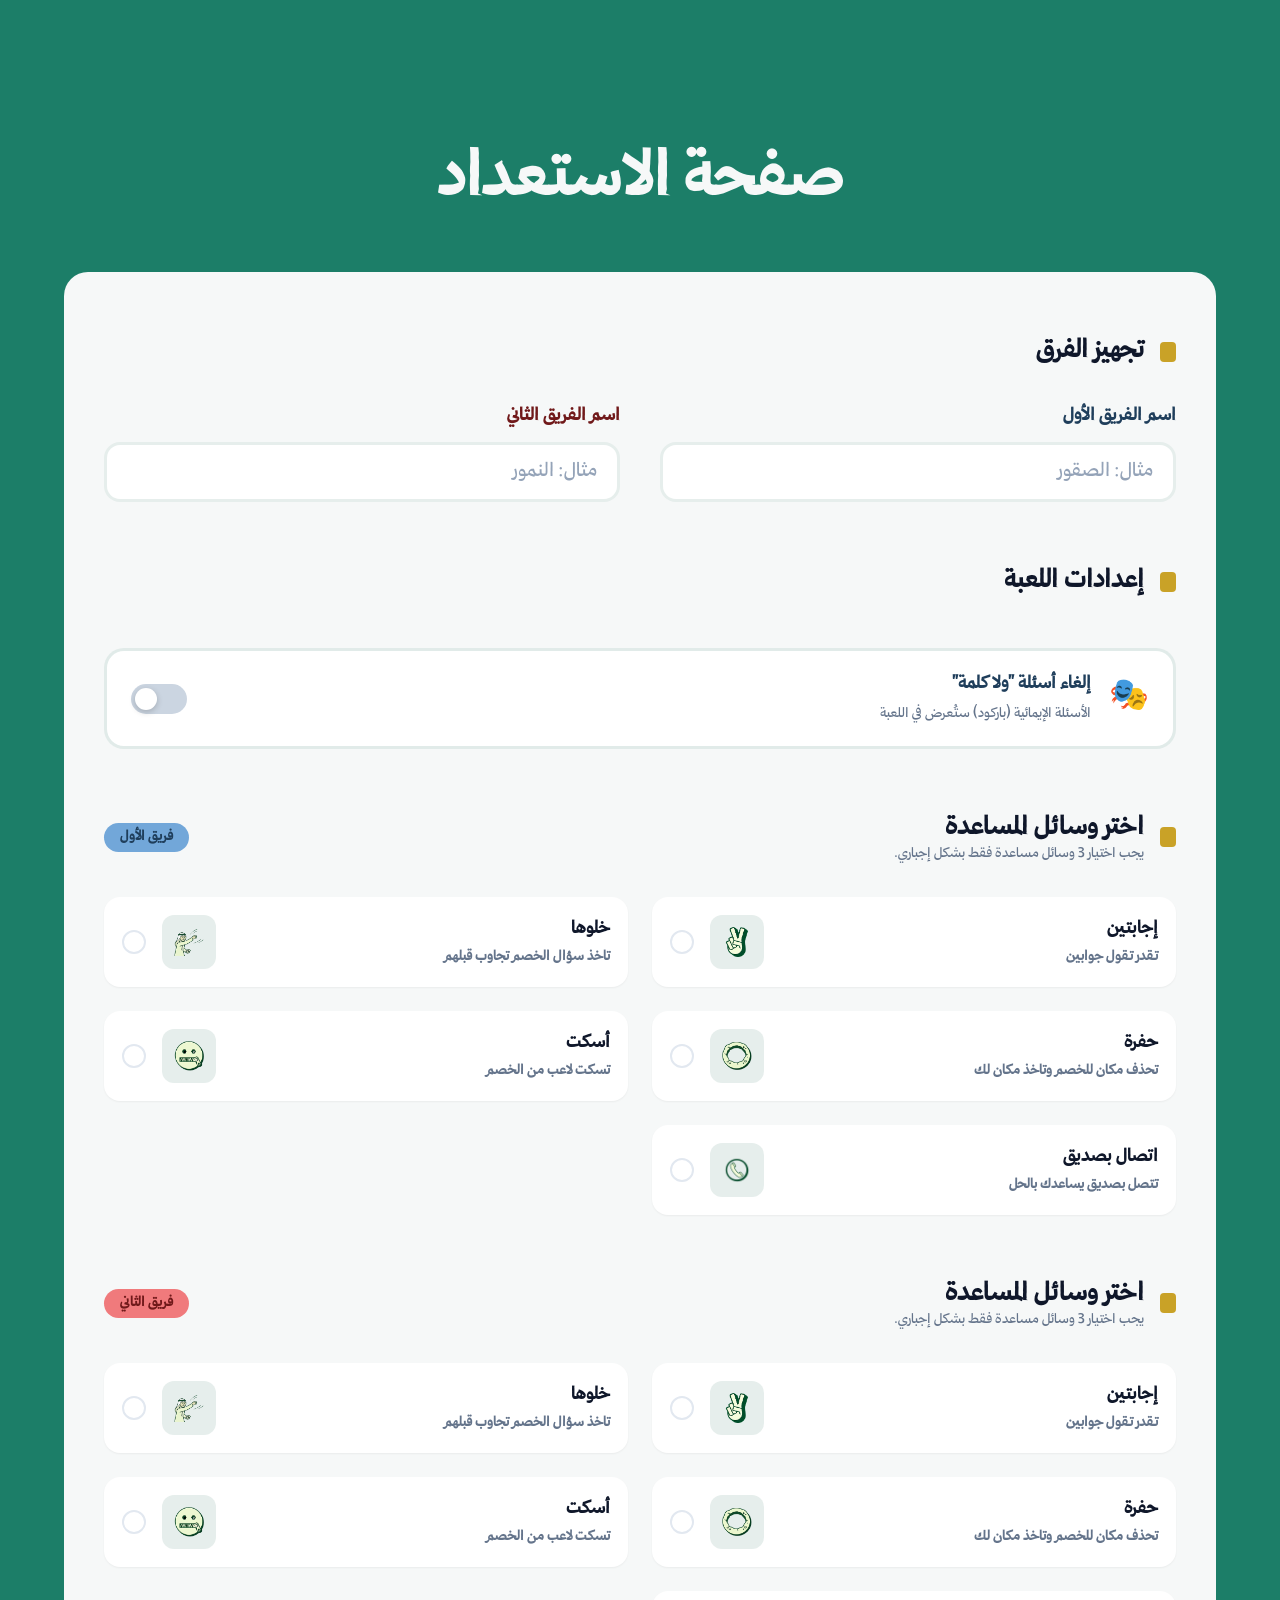
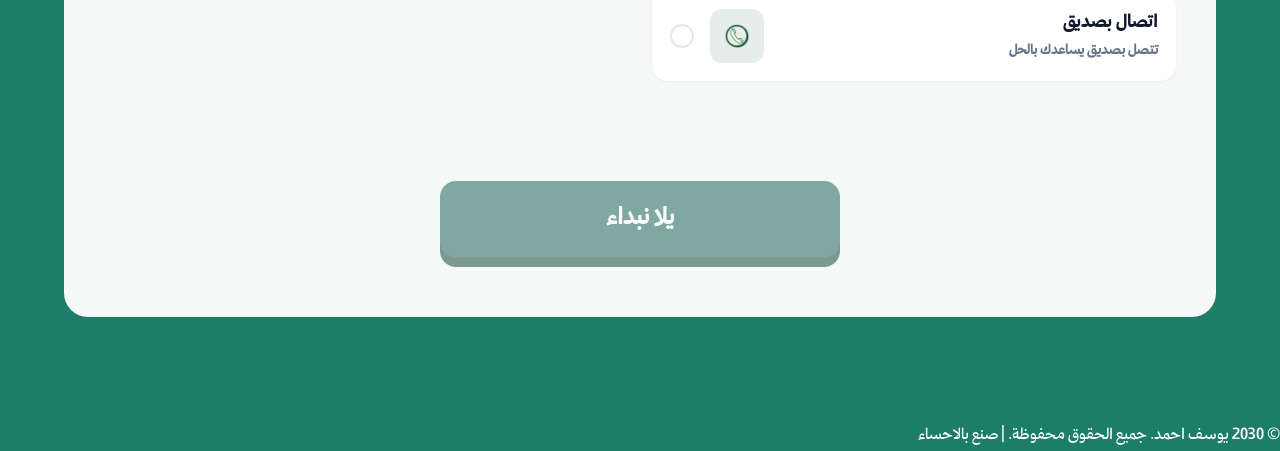
<file: setup.html>
<!DOCTYPE html>
<html lang="ar" dir="rtl">
<head>
    <meta charset="UTF-8">
    <meta name="viewport" content="width=device-width, initial-scale=1.0">
    <title>إعداد اللعبة - أسئل أووف</title>
    <meta name="description" content="قم بتجهيز فريقك، اختر قواك الخارقة، واستعد لتحدي أسئل أووف.">
    <link rel="icon" href="شعار أوف.svg" type="image/svg+xml">
    <link rel="preconnect" href="https://fonts.googleapis.com">
    <link rel="preconnect" href="https://fonts.gstatic.com" crossorigin>
    <link href="https://fonts.googleapis.com/css2?family=Noto+Sans+Arabic:wght@100;200;300;400;600;700;900&family=Inter:wght@700&display=swap" rel="stylesheet">
    <link rel="stylesheet" href="styles.css">
    <style>
        /* ─── Disable Wala Kelma Toggle ─── */
        .wk-toggle-box {
            background: #FFFFFF;
            border: 3px solid rgba(10, 92, 74, 0.12);
            border-radius: 20px;
            padding: 20px 24px;
            display: flex;
            align-items: center;
            gap: 18px;
            margin-top: 15px;
            cursor: pointer;
            transition: all 0.3s ease;
            user-select: none;
        }
        .wk-toggle-box:hover {
            border-color: rgba(10, 92, 74, 0.35);
            box-shadow: 0 4px 20px rgba(10, 92, 74, 0.1);
            transform: translateY(-2px);
        }
        .wk-toggle-box.active {
            border-color: #0A5C4A;
            background: linear-gradient(135deg, #f0fdf9 0%, #ffffff 100%);
            box-shadow: 0 6px 24px rgba(10, 92, 74, 0.15);
        }
        .wk-toggle-icon {
            font-size: 32px;
            flex-shrink: 0;
            transition: all 0.3s;
        }
        .wk-toggle-label {
            flex-grow: 1;
        }
        .wk-toggle-label strong {
            display: block;
            font-size: 18px;
            font-weight: 800;
            color: #1F3E5B;
            margin-bottom: 4px;
        }
        .wk-toggle-label span {
            font-size: 14px;
            color: #64748B;
            font-weight: 400;
        }
        /* the pill switch */
        .toggle-switch {
            position: relative;
            width: 56px;
            height: 30px;
            flex-shrink: 0;
        }
        .toggle-switch input { opacity: 0; width: 0; height: 0; position: absolute; }
        .toggle-track {
            position: absolute;
            inset: 0;
            border-radius: 30px;
            background: #CBD5E1;
            transition: background 0.3s;
            cursor: pointer;
        }
        .toggle-track::before {
            content: '';
            position: absolute;
            top: 4px;
            left: 4px;
            width: 22px;
            height: 22px;
            border-radius: 50%;
            background: #fff;
            box-shadow: 0 2px 6px rgba(0,0,0,0.2);
            transition: transform 0.3s cubic-bezier(0.34, 1.56, 0.64, 1);
        }
        .toggle-switch input:checked + .toggle-track { background: #0A5C4A; }
        .toggle-switch input:checked + .toggle-track::before { transform: translateX(26px); }
    </style>
</head>

<body class="setup-body">




    <main class="setup-main">
        <div class="setup-logo-container">
            <img src="شعار أوف.svg" alt="Logo">
        </div>
        <h1 class="setup-title">صفحة الاستعداد</h1>

        <div class="setup-card">
            <!-- Team Names Section -->
            <section class="setup-section">
                <div class="section-header">
                    <div class="header-icon"></div>
                    <h2>تجهيز الفرق</h2>
                </div>
                
                <div class="team-inputs-grid">
                    <div class="input-group">
                        <label>اسم الفريق الأول</label>
                        <div class="input-wrapper team-1-border">
                            <input type="text" placeholder="مثال: الصقور" maxlength="15">
                            <div class="input-icon"></div>
                        </div>
                    </div>
                    <div class="input-group">
                        <label class="team-2-label">اسم الفريق الثاني</label>
                        <div class="input-wrapper team-2-border">
                            <input type="text" placeholder="مثال: النمور" maxlength="15">
                            <div class="input-icon"></div>
                        </div>
                    </div>
                </div>
            </section>

            <section class="setup-section">
                <div class="section-header">
                    <div class="header-icon"></div>
                    <h2>إعدادات اللعبة</h2>
                </div>
                <div class="wk-toggle-box" id="wk-box" onclick="toggleWK()">
                    <div class="wk-toggle-icon" id="wk-icon">🎭</div>
                    <div class="wk-toggle-label">
                        <strong>إلغاء أسئلة "ولا كلمة"</strong>
                        <span id="wk-desc">الأسئلة الإيمائية (باركود) ستُعرض في اللعبة</span>
                    </div>
                    <label class="toggle-switch" onclick="event.stopPropagation()">
                        <input type="checkbox" id="disableWalaKelma" onchange="syncWKState()">
                        <span class="toggle-track"></span>
                    </label>
                </div>
            </section>

            <!-- Power-ups Team 1 -->
            <section class="setup-section">
                <div class="section-header-wide">
                    <div class="section-header">
                        <div class="header-icon"></div>
                        <div class="header-text-group">
                            <h2>اختر وسائل المساعدة</h2>
                            <p class="subtitle-small">يجب اختيار 3 وسائل مساعدة فقط بشكل إجباري.</p>
                        </div>
                    </div>
                    <div class="team-badge badge-blue">فريق الأول</div>
                </div>

                <div class="powerups-selection-grid">
                    <div class="powerup-item">
                        <div class="powerup-info">
                            <h4>إجابتين</h4>
                            <p>تقدر تقول جوابين</p>
                        </div>
                        <div class="powerup-icon-small bg-green-light">
                            <img src="اجابتين.png" alt="Two Answers">
                        </div>
                        <input type="checkbox" class="powerup-checkbox">
                    </div>
                    <div class="powerup-item">
                        <div class="powerup-info">
                            <h4>خلوها</h4>
                            <p>تاخذ سؤال الخصم تجاوب قبلهم</p>
                        </div>
                        <div class="powerup-icon-small bg-green-light">
                            <img src="خلوها.png" alt="Skip">
                        </div>
                        <input type="checkbox" class="powerup-checkbox">
                    </div>
                    <div class="powerup-item">
                        <div class="powerup-info">
                            <h4>حفرة</h4>
                            <p>تحذف مكان للخصم وتاخذ مكان لك</p>
                        </div>
                        <div class="powerup-icon-small bg-green-light">
                            <img src="حفرة.png" alt="Trap">
                        </div>
                        <input type="checkbox" class="powerup-checkbox">
                    </div>
                    <div class="powerup-item">
                        <div class="powerup-info">
                            <h4>أسكت</h4>
                            <p>تسكت لاعب من الخصم</p>
                        </div>
                        <div class="powerup-icon-small bg-green-light">
                            <img src="أسكت.png" alt="Silence">
                        </div>
                        <input type="checkbox" class="powerup-checkbox">
                    </div>
                    <div class="powerup-item">
                        <div class="powerup-info">
                            <h4>اتصال بصديق</h4>
                            <p>تتصل بصديق يساعدك بالحل</p>
                        </div>
                        <div class="powerup-icon-small bg-green-light">
                            <img src="اتصال بصديق.png" alt="Call a Friend">
                        </div>
                        <input type="checkbox" class="powerup-checkbox">
                    </div>
                </div>
            </section>

            <!-- Power-ups Team 2 -->
            <section class="setup-section">
                <div class="section-header-wide">
                    <div class="section-header">
                        <div class="header-icon"></div>
                        <div class="header-text-group">
                            <h2>اختر وسائل المساعدة</h2>
                            <p class="subtitle-small">يجب اختيار 3 وسائل مساعدة فقط بشكل إجباري.</p>
                        </div>
                    </div>
                    <div class="team-badge badge-red">فريق الثاني</div>
                </div>

                <div class="powerups-selection-grid">
                    <div class="powerup-item">
                        <div class="powerup-info">
                            <h4>إجابتين</h4>
                            <p>تقدر تقول جوابين</p>
                        </div>
                        <div class="powerup-icon-small bg-green-light">
                            <img src="اجابتين.png" alt="Two Answers">
                        </div>
                        <input type="checkbox" class="powerup-checkbox">
                    </div>
                    <div class="powerup-item">
                        <div class="powerup-info">
                            <h4>خلوها</h4>
                            <p>تاخذ سؤال الخصم تجاوب قبلهم</p>
                        </div>
                        <div class="powerup-icon-small bg-green-light">
                            <img src="خلوها.png" alt="Skip">
                        </div>
                        <input type="checkbox" class="powerup-checkbox">
                    </div>
                    <div class="powerup-item">
                        <div class="powerup-info">
                            <h4>حفرة</h4>
                            <p>تحذف مكان للخصم وتاخذ مكان لك</p>
                        </div>
                        <div class="powerup-icon-small bg-green-light">
                            <img src="حفرة.png" alt="Trap">
                        </div>
                        <input type="checkbox" class="powerup-checkbox">
                    </div>
                    <div class="powerup-item">
                        <div class="powerup-info">
                            <h4>أسكت</h4>
                            <p>تسكت لاعب من الخصم</p>
                        </div>
                        <div class="powerup-icon-small bg-green-light">
                            <img src="أسكت.png" alt="Silence">
                        </div>
                        <input type="checkbox" class="powerup-checkbox">
                    </div>
                    <div class="powerup-item">
                        <div class="powerup-info">
                            <h4>اتصال بصديق</h4>
                            <p>تتصل بصديق يساعدك بالحل</p>
                        </div>
                        <div class="powerup-icon-small bg-green-light">
                            <img src="اتصال بصديق.png" alt="Call a Friend">
                        </div>
                        <input type="checkbox" class="powerup-checkbox">
                    </div>
                </div>
            </section>

            <!-- Final Start Button -->
            <button class="final-start-btn" id="start-game-btn">يلا نبداء</button>
        </div>
    </main>

    <footer class="footer">
        <div class="footer-container">
            <p class="copyright">© 2030 يوسف احمد. جميع الحقوق محفوظة. | صنع بالاحساء</p>
        </div>
    </footer>
    <!-- ربط ملف قاعدة بيانات الأسئلة -->
    <script src="questions.js"></script>
    <script>
        // ─── Auto-Sync Database logic ───
        (function autoSyncDB() {
            try {
                const storedMeta = JSON.parse(localStorage.getItem('questionsDB_sync_Meta') || '{}');
                const fileMeta = (typeof questionsDB_Meta !== 'undefined') ? questionsDB_Meta : { version: "0" };
                const needsUpdate = !localStorage.getItem('questionsDB_sync') || (fileMeta.version !== storedMeta.version);

                if (needsUpdate && typeof questionsDB !== 'undefined') {
                    localStorage.setItem('questionsDB_sync', JSON.stringify(questionsDB));
                    localStorage.setItem('questionsDB_sync_Meta', JSON.stringify(fileMeta));
                }
            } catch(e) { console.error("Sync error:", e); }
        })();

        // ─── Wala Kelma toggle helpers (called from HTML onclick) ───
        function toggleWK() {
            const cb = document.getElementById('disableWalaKelma');
            cb.checked = !cb.checked;
            syncWKState();
        }
        function syncWKState() {
            const cb = document.getElementById('disableWalaKelma');
            const box = document.getElementById('wk-box');
            const icon = document.getElementById('wk-icon');
            const desc = document.getElementById('wk-desc');
            if (cb.checked) {
                box.classList.add('active');
                icon.textContent = '❌';
                desc.textContent = 'سيتم حذف جميع أسئلة "ولا كلمة" من الجلسة';
            } else {
                box.classList.remove('active');
                icon.textContent = '🎭';
                desc.textContent = 'الأسئلة الإيمائية (باركود) ستُعرض في اللعبة';
            }
        }

        document.addEventListener('DOMContentLoaded', () => {
            // --- Load Saved Settings ---
            const savedWK = localStorage.getItem('disableWalaKelma');
            if (savedWK === 'true') {
                document.getElementById('disableWalaKelma').checked = true;
                syncWKState();
            }

            const team1Checkboxes = document.querySelectorAll('.setup-section:nth-of-type(3) .powerup-checkbox');
            const team2Checkboxes = document.querySelectorAll('.setup-section:nth-of-type(4) .powerup-checkbox');
            const startBtn = document.querySelector('.final-start-btn');

            function handleCheckboxLimit(checkboxes) {
                checkboxes.forEach(cb => {
                    const card = cb.closest('.powerup-item');
                    
                    // Allow clicking the card itself
                    card.addEventListener('click', (e) => {
                        if (e.target !== cb) {
                            cb.checked = !cb.checked;
                            cb.dispatchEvent(new Event('change'));
                        }
                    });

                    cb.addEventListener('change', () => {
                        const checkedCount = Array.from(checkboxes).filter(c => c.checked).length;
                        if (checkedCount > 3) {
                            cb.checked = false;
                            alert('يجب اختيار 3 وسائل فقط للفريق!');
                        } else {
                            if (cb.checked) card.classList.add('selected');
                            else card.classList.remove('selected');
                        }
                        updateButtonState();
                    });
                });
            }

            function updateButtonState() {
                const team1Count = Array.from(team1Checkboxes).filter(c => c.checked).length;
                const team2Count = Array.from(team2Checkboxes).filter(c => c.checked).length;
                
                if (team1Count === 3 && team2Count === 3) {
                    startBtn.style.opacity = '1';
                    startBtn.style.cursor = 'pointer';
                    startBtn.disabled = false;
                } else {
                    startBtn.style.opacity = '0.5';
                    startBtn.style.cursor = 'not-allowed';
                    startBtn.disabled = true;
                }
            }

            handleCheckboxLimit(team1Checkboxes);
            handleCheckboxLimit(team2Checkboxes);
            updateButtonState(); // Initial check

            startBtn.addEventListener('click', () => {
                if (startBtn.disabled) return;

                const team1Inputs = document.querySelectorAll('.setup-section:nth-of-type(3) .powerup-checkbox');
                const team2Inputs = document.querySelectorAll('.setup-section:nth-of-type(4) .powerup-checkbox');
                
                // Get team names or default to "فريق 1" and "فريق 2"
                const team1NameInput = document.querySelector('.input-group .team-1-border input').value.trim();
                const team2NameInput = document.querySelector('.input-group .team-2-border input').value.trim();
                const team1Name = team1NameInput ? team1NameInput : 'فريق 1';
                const team2Name = team2NameInput ? team2NameInput : 'فريق 2';
                
                // Get selected power-ups data
                function extractPowerupsData(inputs) {
                    return Array.from(inputs).filter(cb => cb.checked).map(cb => {
                        const item = cb.closest('.powerup-item');
                        return {
                            name: item.querySelector('h4').textContent,
                            imgSrc: item.querySelector('img').getAttribute('src')
                        };
                    });
                }

                const team1Powers = extractPowerupsData(team1Inputs);
                const team2Powers = extractPowerupsData(team2Inputs);
                
                const disableWalaKelma = document.getElementById('disableWalaKelma').checked;

                // Store in browser storage
                localStorage.setItem('team1Name', team1Name);
                localStorage.setItem('team2Name', team2Name);
                localStorage.setItem('team1Powers', JSON.stringify(team1Powers));
                localStorage.setItem('team2Powers', JSON.stringify(team2Powers));
                localStorage.setItem('disableWalaKelma', disableWalaKelma);
                
                // Clear old session to start fresh
                localStorage.removeItem('game_active_session');
                
                // Navigate to game page
                window.location.href = 'game.html';

            });
        });
    </script>

</body>
</html>
</file>
<file: styles.css>
/* Base Styles */
@font-face {
    font-family: 'TheYearofHandicrafts';
    src: url('TheYearofHandicrafts-Regular.otf') format('opentype');
    font-weight: normal;
    font-style: normal;
}

@font-face {
    font-family: 'LateefFont';
    src: url('LateefFont-Regular.otf') format('opentype');
    font-weight: normal;
    font-style: normal;
}

* {
    margin: 0;
    padding: 0;
    box-sizing: border-box;
}

body {
    font-family: 'TheYearofHandicrafts', 'Noto Sans Arabic', sans-serif;
    color: #FFFFFF;
    background: #F6F8F8; /* Base color for sections outside main hero */
    overflow-x: hidden;
}

a {
    text-decoration: none;
    color: inherit;
}

/* ---------------- HOME PAGE REDESIGN (FIGMA SPECS) ---------------- */
.home-page {
    background: linear-gradient(180deg, #208770 0%, #0B5D4B 100%);
    min-height: 100vh;
}

/* Navbar / Header */
.main-nav {
    position: fixed;
    top: 0;
    left: 0;
    right: 0;
    height: 81px;
    background: rgba(255, 255, 255, 0.77);
    border-bottom: 1px solid rgba(10, 92, 74, 0.1);
    backdrop-filter: blur(6px);
    -webkit-backdrop-filter: blur(6px);
    z-index: 2000;
    display: flex;
    justify-content: center;
}

.nav-content {
    width: 100%;
    max-width: 1440px;
    display: flex;
    justify-content: space-between;
    align-items: center;
    padding: 0 80px;
}

.logo-group {
    display: flex;
    align-items: center;
    gap: 15px;
}

.brand-font {
    font-family: 'LateefFont', 'Noto Sans Arabic', sans-serif !important;
}

.logo-text {
    font-family: 'LateefFont', 'Noto Sans Arabic', sans-serif;
    font-weight: 900;
    font-size: 32px;
    color: #0A5C4A;
    letter-spacing: -0.6px;
}

.main-logo-img {
    height: 85px; /* Proportional enlargement */
    width: auto;
    filter: drop-shadow(0 4px 6px rgba(0,0,0,0.1));
    transition: transform 0.3s;
}

.main-logo-img:hover {
    transform: scale(1.05);
}

.nav-links-center {
    display: flex;
    gap: 32px;
}

.nav-link {
    font-weight: 700;
    font-size: 18px;
    color: #334155;
    transition: all 0.3s;
    position: relative;
    padding-bottom: 5px;
}

.nav-link::after {
    content: '';
    position: absolute;
    bottom: 0;
    left: 0;
    width: 0;
    height: 3px;
    background: #0A5C4A;
    transition: width 0.3s;
    border-radius: 99px;
}

.nav-link:hover::after {
    width: 100%;
}

.nav-link:hover {
    color: #0A5C4A;
    transform: translateY(-2px);
}

.btn-play-now {
    background: #0A5C4A;
    color: #FFFFFF;
    font-weight: 600;
    font-size: 16px;
    padding: 12px 32px;
    border-radius: 9999px;
    border: none;
    cursor: pointer;
    box-shadow: 0px 10px 15px -3px rgba(10, 92, 74, 0.2);
    transition: all 0.3s;
}

.btn-play-now:hover {
    transform: translateY(-2px);
    box-shadow: 0px 15px 20px -3px rgba(10, 92, 74, 0.3);
}

/* Hero Section */
.hero-full {
    padding-top: 180px;
    padding-bottom: 100px;
    display: flex;
    flex-direction: column;
    align-items: center;
    position: relative;
    width: 100%;
}

.launch-badge {
    color: #FFFFFF;
    font-size: 24px;
    font-weight: 100;
    margin-bottom: 30px;
    text-align: center;
}

.hero-main-title {
    font-family: 'LateefFont', 'Noto Sans Arabic', sans-serif;
    font-weight: 100;
    font-size: 96px;
    color: #FFFFFF;
    margin-bottom: 70px;
    text-align: center;
    line-height: 1.4;
}

.hero-feature-row {
    display: flex;
    flex-direction: row;
    align-items: center;
    justify-content: center;
    gap: 100px;
    width: 100%;
    max-width: 1440px;
    margin: 80px auto 120px;
    padding: 0 80px;
}

.hero-feature-left {
    flex: 0 0 346px;
    position: relative;
}

/* Premium Glow Effect behind image */
.hero-feature-left::before {
    content: '';
    position: absolute;
    top: 50%;
    left: 50%;
    transform: translate(-50%, -50%);
    width: 400px;
    height: 400px;
    background: radial-gradient(circle, rgba(19, 112, 91, 0.4) 0%, rgba(19, 112, 91, 0) 70%);
    z-index: -1;
    pointer-events: none;
}

.hero-mockup-img {
    width: 346px;
    height: 346px;
    border-radius: 17px;
    box-shadow: 0 20px 40px rgba(0,0,0,0.3);
    cursor: zoom-in;
    transition: transform 0.3s ease;
}

.hero-mockup-img:hover {
    transform: scale(1.02);
}

.hero-feature-right {
    flex: 1;
    display: flex;
    flex-direction: column;
    align-items: flex-end; /* Align to right for Arabic text flow */
    text-align: right;
}

.hero-enjoy-text {
    font-weight: 100;
    font-size: 64px;
    margin-bottom: 24px;
    background: linear-gradient(176.21deg, #FFFFFF -32.06%, #1B7D67 275.08%);
    -webkit-background-clip: text;
    -webkit-text-fill-color: transparent;
    background-clip: text;
    line-height: 1.2;
}

/* Compatibility Section inside feature row */
.compatibility-container {
    display: flex;
    flex-direction: column;
    align-items: flex-end;
    gap: 16px;
}

.compatibility-title {
    font-weight: 300;
    font-size: 20px;
    color: #FFFFFF;
    margin-bottom: 8px;
    opacity: 0.9;
}

.compatibility-icons {
    display: flex;
    gap: 20px;
    align-items: center;
}

.comp-icon-box {
    width: 60px;
    height: 60px;
    background: #F9E5E5;
    border-radius: 12px;
    display: flex;
    justify-content: center;
    align-items: center;
    transition: transform 0.3s ease;
}

.comp-icon-box:hover {
    transform: translateY(-5px);
}

.comp-icon-inner {
    display: flex;
    justify-content: center;
    align-items: center;
}

.mobile-border svg {
    filter: drop-shadow(0 0 1px #70191A);
}

.btn-start-playing {
    background: #0A5C4A;
    color: #FFFFFF;
    font-family: 'Noto Sans Arabic', sans-serif;
    font-weight: 700;
    font-size: 24px;
    padding: 20px 0;
    width: 279px;
    border-radius: 16px;
    border: none;
    box-shadow: 0px 10px 0px #063B30;
    cursor: pointer;
    margin-bottom: 140px;
    transition: all 0.2s;
}

.btn-start-playing:hover {
    transform: translateY(2px);
    box-shadow: 0px 8px 0px #063B30;
}

.btn-start-playing:active {
    transform: translateY(10px);
    box-shadow: 0px 0px 0px #063B30;
}

/* Instructions Block */
.instructions-block {
    width: 100%;
    max-width: 1280px;
    margin-bottom: 200px;
    text-align: center;
}

.instr-heading {
    font-weight: 900;
    font-size: 48px;
    color: #FFFFFF;
    text-shadow: 2px 1px 0px #C9A227;
    margin-bottom: 50px;
}

.instr-desc-lg {
    font-weight: 400;
    font-size: 36px;
    color: #FFFFFF;
    margin-bottom: 60px;
}

.instr-detailed {
    font-weight: 300;
    font-size: 32px;
    line-height: 49px;
    color: #FFFFFF;
    text-align: right;
    margin-bottom: 80px;
}

.win-examples-row {
    display: flex;
    justify-content: center;
    gap: 40px;
    margin-bottom: 80px;
    flex-wrap: wrap;
}

.win-case-card {
    min-width: 447px;
    height: auto;
    border-radius: 17px;
    display: flex;
    flex-direction: column;
    align-items: center;
    justify-content: center;
    padding: 8px 20px 16px;
    gap: 20px;
    transition: transform 0.3s;
    position: relative;
    box-shadow: 0px 4px 10px rgba(0, 0, 0, 0.3);
}

.win-case-card:hover {
    transform: scale(1.03);
}

.red-case { 
    background: #70191A; 
    border-top: 11px solid #70191A;
    border-bottom: 11px solid #70191A;
}
.blue-case { 
    background: #0F172A; 
    border-left: 11px solid #1F3E5B;
    border-right: 11px solid #1F3E5B;
}

.win-case-text {
    font-family: 'Inter', sans-serif;
    font-weight: 700;
    font-size: 32px; /* Adjusted to 32px for better fit, spec says 40px but with padding 32 is safer */
    color: #FFFFFF;
    text-align: center;
    line-height: 1.2;
}

.win-instr-img {
    height: 350px; /* Enhanced size */
    width: auto;
    border-radius: 20px;
    box-shadow: 0 20px 50px rgba(0,0,0,0.5);
}

/* Tips Section */
.tips-section {
    width: 100%;
    max-width: 896px;
    margin: 0 auto 150px;
    text-align: right;
}

.tips-title {
    font-weight: 900;
    font-size: 24px;
    color: #C9A227;
    margin-bottom: 20px;
}

.tips-text {
    font-weight: 600;
    font-size: 18px;
    line-height: 34px;
    color: #F6F8F8;
}

.understood-section {
    margin-top: 100px;
    display: flex;
    flex-direction: column;
    align-items: center;
    gap: 40px;
}

.understood-text {
    font-weight: 300;
    font-size: 44px;
    color: #FFFFFF;
}

/* Help Tools Section (White) */
.help-tools-white {
    background: #F6F8F8;
    padding: 96px 80px;
    display: flex;
    flex-direction: column;
    align-items: center;
}

.tools-top-row {
    width: 100%;
    max-width: 1280px;
    display: flex;
    justify-content: space-between;
    align-items: flex-end;
    margin-bottom: 64px;
}

.tools-main-heading {
    font-weight: 900;
    font-size: 36px;
    color: #0A5C4A;
    margin-bottom: 16px;
}

.tools-disclaimer {
    font-weight: 600;
    font-size: 18px;
    line-height: 28px;
    color: #475569;
}

.tools-exclusive-badge {
    padding: 12px 24px;
    background: rgba(10, 92, 74, 0.05);
    border: 1px solid rgba(10, 92, 74, 0.1);
    border-radius: 9999px;
    font-weight: 200;
    font-size: 24px;
    color: #0A5C4A;
}

.tools-cards-grid {
    display: grid;
    grid-template-columns: repeat(auto-fit, minmax(280px, 1fr));
    gap: 32px;
    width: 100%;
    max-width: 1280px;
}

.tool-card-premium {
    height: 236px;
    background: #FFFFFF;
    border-radius: 40px;
    box-shadow: 0px 20px 25px -5px rgba(226, 232, 240, 0.5), 0px 8px 10px -6px rgba(226, 232, 240, 0.5);
    display: flex;
    flex-direction: column;
    align-items: center;
    justify-content: flex-start;
    padding-top: 32px;
    position: relative;
    transition: all 0.3s cubic-bezier(0.4, 0, 0.2, 1);
}

.tool-card-premium:hover {
    transform: translateY(-10px);
}

.blue-border { border-bottom: 8px solid #3B82F6; }
.gold-border { border-bottom: 8px solid #C9A227; }
.red-border { border-bottom: 8px solid #EF4444; }
.green-border { border-bottom: 8px solid #0A5C4A; }

.tool-icon-circle {
    width: 80px;
    height: 80px;
    border-radius: 32px;
    display: flex;
    justify-content: center;
    align-items: center;
    margin-bottom: 24px;
}

.blue-bg { background: #DBEAFE; }
.gold-bg { background: rgba(201, 162, 39, 0.1); }
.red-bg { background: #FEE2E2; }
.green-bg { background: rgba(10, 92, 74, 0.1); }

.tool-icon-circle img {
    width: 60px;
    height: auto;
}

.tool-name {
    font-weight: 600;
    font-size: 24px;
    color: #0F172A;
    margin-bottom: 8px;
}

.tool-description {
    font-weight: 600;
    font-size: 14px;
    color: #64748B;
    text-align: center;
    padding: 0 20px;
}

.timing-label {
    position: absolute;
    top: 13px;
    right: 24px;
    background: #C9A227;
    border-radius: 8.7px;
    padding: 2px 10px;
    color: #FFFFFF;
    font-weight: 600;
    font-size: 13px;
}

/* Types of Questions Section */
.question-types-section {
    width: 100%;
    max-width: 1280px;
    margin-top: 100px;
    display: flex;
    flex-direction: column;
    align-items: center;
    gap: 50px;
}

.types-main-heading {
    font-weight: 900;
    font-size: 42px;
    color: #0A5C4A;
    background: transparent;
    padding: 0;
    position: relative;
}

.types-list-modern {
    display: grid;
    grid-template-columns: repeat(auto-fit, minmax(320px, 1fr));
    gap: 30px;
    width: 100%;
}

.type-card-modern {
    background: #FFFFFF;
    border-radius: 24px;
    padding: 40px 30px;
    display: flex;
    flex-direction: column;
    align-items: center;
    text-align: center;
    box-shadow: 0 10px 30px rgba(0, 0, 0, 0.05);
    transition: transform 0.3s ease, box-shadow 0.3s ease;
    border-top: 8px solid transparent;
}

.type-card-modern:hover {
    transform: translateY(-8px);
    box-shadow: 0 20px 40px rgba(0, 0, 0, 0.1);
}

.type-card-modern.blue-card { border-top-color: #3B82F6; }
.type-card-modern.gold-card { border-top-color: #C9A227; }
.type-card-modern.red-card { border-top-color: #EF4444; }

.type-icon-box {
    width: 80px;
    height: 80px;
    border-radius: 24px;
    display: flex;
    justify-content: center;
    align-items: center;
    margin-bottom: 24px;
}

.blue-icon-box { background: #DBEAFE; color: #3B82F6; }
.gold-icon-box { background: rgba(201, 162, 39, 0.15); color: #C9A227; }
.red-icon-box { background: #FEE2E2; color: #EF4444; }

.type-content-modern h4 {
    font-weight: 700;
    font-size: 26px;
    color: #1F2937;
    margin-bottom: 16px;
}

.type-card-modern.blue-card h4 { color: #3B82F6; }
.type-card-modern.gold-card h4 { color: #C9A227; }
.type-card-modern.red-card h4 { color: #EF4444; }

.type-content-modern p {
    font-weight: 400;
    font-size: 18px;
    line-height: 1.7;
    color: #4B5563;
}


/* Detailed Help Tools Section */
.tools-details-section {
    width: 100%;
    max-width: 1280px;
    margin-top: 150px;
    display: flex;
    flex-direction: column;
    align-items: center;
    gap: 60px;
}

.details-main-heading {
    font-weight: 900;
    font-size: 36px;
    color: #C9A227;
    text-decoration: underline;
    align-self: center;
}

.details-cards-wrapper {
    display: flex;
    gap: 30px;
    width: 100%;
    justify-content: center;
    flex-wrap: wrap;
}

.detail-card {
    flex: 1;
    min-width: 250px;
    background: #FFFFFF;
    border: 1.14px solid rgba(168, 179, 187, 0.15);
    border-radius: 9.15px;
    padding: 27px;
    display: flex;
    flex-direction: column;
    align-items: stretch;
}

.detail-card-title {
    font-weight: 700;
    font-size: 22.8px;
    color: #29343A;
    margin-bottom: 18px;
    text-align: right;
}

.mx-auto {
    margin-left: auto;
    margin-right: auto;
    margin-bottom: 24px;
}

.detail-box {
    background: #F0F4F8;
    border-radius: 4.5px;
    padding: 13.7px;
    display: flex;
    flex-direction: column;
    gap: 4px;
    margin-bottom: 18px;
}

.detail-box:last-child {
    margin-bottom: 0;
}

.detail-box-title {
    font-weight: 700;
    font-size: 13.7px;
    text-align: right;
}

.text-red { color: #9F403D; }
.text-gray { color: #5F5C78; }
.text-dark { color: #536073; }
.text-blue { color: #005AC4; }
.text-light-gray { color: #717C84; }

.detail-box-desc {
    font-family: 'Inter', sans-serif;
    font-weight: 400;
    font-size: 16px;
    line-height: 23px;
    text-align: right;
    color: #566168;
}

.with-right-border {
    border-right: 4.5px solid #5F5C78;
}

.opacity-60 {
    opacity: 0.6;
}

/* Understood Section */
.understood-section-dark {
    background: #0B5D4B;
    display: flex;
    flex-direction: column;
    align-items: center;
    justify-content: center;
    padding: 80px 20px;
    gap: 40px;
    width: 100%;
}

.btn-play-action {
    background: #0A5C4A;
    color: #FFFFFF;
    font-family: 'Noto Sans Arabic', sans-serif;
    font-weight: 700;
    font-size: 24px;
    padding: 20px 0;
    width: 279px;
    border-radius: 16px;
    border: none;
    box-shadow: 0px 4px 4px rgba(0, 0, 0, 0.25), 0px 10px 0px #063B30;
    cursor: pointer;
    transition: all 0.2s;
}

.btn-play-action:hover {
    transform: translateY(2px);
    box-shadow: 0px 4px 4px rgba(0, 0, 0, 0.25), 0px 8px 0px #063B30;
}

.btn-play-action:active {
    transform: translateY(10px);
    box-shadow: 0px 4px 4px rgba(0, 0, 0, 0.25), 0px 0px 0px #063B30;
}

/* Footer Section */
.main-footer {
    background: #F6F8F8;
    padding: 43px 129px;
    border-top: 1px solid rgba(0,0,0,0.05);
}

.footer-bottom-content {
    width: 100%;
    max-width: 1232px;
    display: flex;
    justify-content: space-between;
    align-items: center;
    margin: 0 auto;
}

.footer-made-in {
    font-weight: 400;
    font-size: 14px;
    color: #000000;
}

.footer-copyright {
    font-weight: 400;
    font-size: 14px;
    color: #000000;
    text-align: right;
}

/* Animations & Details */
.vector {
    width: 20px;
    height: 20px;
    background: #13705B;
    border-radius: 4px;
}

.pulse {
    animation: pulseGlow 2s infinite;
}

@keyframes pulseGlow {
    0% { transform: scale(1); opacity: 0.8; }
    50% { transform: scale(1.1); opacity: 1; }
    100% { transform: scale(1); opacity: 0.8; }
}

/* ---------------- KEEP OLD RESPONSIVE CORE BUT ADAPTED ---------------- */
@media (max-width: 1200px) {
    .nav-content, .tools-container, .footer-container { padding: 0 40px; }
}

@media (max-width: 768px) {
    .hero-main-title { font-size: 48px; }
    .instr-heading { font-size: 36px; }
    .instr-desc-lg { font-size: 24px; }
    .instr-detailed { font-size: 20px; text-align: center; }
    .tools-top-row { flex-direction: column; align-items: center; text-align: center; gap: 20px; }
    .tools-exclusive-badge { order: -1; }
    .hero-feature-row { 
        flex-direction: column-reverse; /* Stack with mockup on top or text on top? Image usually on top in mobile */
        gap: 60px;
        text-align: center;
        padding-top: 60px;
    }
    .hero-feature-right {
        align-items: center;
        text-align: center;
    }
    .hero-enjoy-text {
        font-size: 48px;
    }
    .compatibility-container {
        align-items: center;
    }
    .hero-mockup-img {
        width: 280px;
        height: 280px;
    }
    .hero-feature-left::before {
        width: 300px;
        height: 300px;
    }
}

/* Portrait Mobile Optimization */
@media (max-width: 480px) {
    .navbar { height: 80px; }
    .nav-container { padding: 0 20px; }
    .logo img { height: 60px !important; }
    .logo h1 { font-size: 20px; }
    .nav-links { display: none; }
    
    .main-background { padding-top: 140px; padding-bottom: 80px; }
    .hero-title { font-size: 56px; margin-bottom: 50px; }
    .start-btn { font-size: 28px; padding: 14px 50px; width: 80%; text-align: center; }
    
    .how-to-play-section { padding: 0 20px; }
    .shadow-heading { font-size: 32px; text-align: center; display: block; }
    .desc-large { font-size: 22px; line-height: 32px; text-align: center; }
    .desc-norm { font-size: 18px; line-height: 30px; text-align: center; }
    .winner-text { font-size: 24px; border-radius: 20px; padding: 10px 20px; text-align: center; margin-right: 0 !important; }
    .rules-understood { margin-top: 80px; gap: 30px; }
    .light-text { font-size: 26px; }
    .start-game-huge { font-size: 32px; padding: 16px 50px; width: 90%; }
    
    .help-tools-section { padding: 60px 20px; }
    .tools-title { font-size: 28px; line-height: 36px; text-align: center; }
    .tools-subtitle { text-align: center; font-size: 16px; }
    .tools-grid { flex-direction: column; align-items: center; }
    .tool-card { width: 100%; min-width: unset; height: auto; padding: 30px 20px; border-radius: 30px; }
    
    .setup-main { padding-top: 40px; }
    .setup-logo-container img { height: 120px !important; }
    .setup-title { font-size: 36px; margin-bottom: 40px; }
    .setup-card { padding: 40px 20px; width: 95%; margin-bottom: 40px; }
    .team-inputs-grid { grid-template-columns: 1fr; gap: 30px; }
    .powerups-selection-grid { grid-template-columns: 1fr; gap: 15px; }
    .section-header-wide { flex-direction: column; align-items: flex-start; gap: 15px; }
    .final-start-btn { width: 100%; font-size: 22px; padding: 18px; }
}

/* Mobile Landscape Optimization */
@media (max-height: 600px) and (orientation: landscape) {
    .navbar { height: 75px; }
    .nav-container { height: 75px; padding: 0 30px; }
    .logo img { height: 50px !important; }
    .logo h1 { font-size: 20px; }
    .nav-btn { padding: 8px 20px; font-size: 14px; border-radius: 12px; height: auto; width: auto; }
    
    .main-background { padding-top: 100px; padding-bottom: 60px; }
    .hero-title { font-size: 64px; margin-bottom: 40px; }
    .start-btn { font-size: 26px; padding: 12px 48px; }
    
    .how-to-play-section { padding: 0 40px; }
    .shadow-heading { font-size: 36px; line-height: 1.2; }
    .desc-large { font-size: 24px; line-height: 1.4; margin-bottom: 25px; }
    .desc-norm { font-size: 20px; line-height: 1.5; margin-bottom: 30px; }
    
    .rules-understood { margin-top: 60px; gap: 24px; }
    .light-text { font-size: 28px; }
    .start-game-huge { font-size: 28px; padding: 15px 60px; }
    
    .help-tools-section { padding: 60px 40px; }
    .tools-container { gap: 40px; }
    .tools-title { font-size: 28px; line-height: 34px; }
    .tools-grid { gap: 20px; display: grid; grid-template-columns: repeat(2, 1fr); }
    .tool-card { height: 160px; min-width: unset; padding: 15px; border-radius: 24px; }
    .tool-icon { width: 50px; height: 50px; margin-bottom: 15px; border-radius: 16px; }
    .tool-card h3 { font-size: 18px; margin-bottom: 5px; }
    .tool-card p { font-size: 13px; line-height: 18px; }
    
    .setup-main { padding-top: 30px; padding-bottom: 40px; }
    .setup-logo-container { margin-bottom: 15px; }
    .setup-logo-container img { height: 100px !important; }
    .setup-title { font-size: 36px; margin-bottom: 20px; line-height: 1; }
    .setup-card { padding: 40px; gap: 40px; width: 95%; max-width: 900px; border-radius: 32px; }
    .setup-section { gap: 24px; }
    .section-header h2 { font-size: 22px; }
    .team-inputs-grid { grid-template-columns: 1fr 1fr; gap: 30px; }
    .powerups-selection-grid { grid-template-columns: 1fr 1fr; gap: 15px; }
    .powerup-item { padding: 12px; border-radius: 20px; }
    .powerup-info h4 { font-size: 16px; margin-bottom: 2px; }
    .powerup-info p { font-size: 12px; }
    .powerup-icon-small { width: 44px; height: 44px; border-radius: 12px; }
    .final-start-btn { width: 100%; max-width: 320px; font-size: 22px; padding: 16px; margin-top: 10px; border-radius: 20px; }
    
    .footer-container { padding: 0 40px; }
}


/* Setup Page Specifics */
.setup-body {
    background: #1C7E68;
    color: #FFFFFF;
}

.setup-main {
    padding-top: 130px;
    padding-bottom: 100px;
    display: flex;
    flex-direction: column;
    align-items: center;
    max-width: 1440px;
    margin: 0 auto;
}

.setup-title {
    font-weight: 900;
    font-size: 64px;
    line-height: 58px;
    color: #F6F8F8;
    margin-bottom: 60px;
}

.setup-card {
    background: #F6F8F8;
    border-radius: 24px;
    width: 90%;
    max-width: 1180px;
    padding: 60px 40px;
    display: flex;
    flex-direction: column;
    gap: 60px;
    color: #0F172A;
}

.setup-section {
    display: flex;
    flex-direction: column;
    gap: 32px;
}

.section-header {
    display: flex;
    align-items: center;
    gap: 16px;
}

.section-header-wide {
    display: flex;
    justify-content: space-between;
    align-items: center;
    width: 100%;
}

.header-icon {
    width: 16px;
    height: 20px;
    background: #C9A227;
    border-radius: 4px;
}

.section-header h2 {
    font-weight: 700;
    font-size: 26px;
    color: #0F172A;
}

.team-inputs-grid {
    display: grid;
    grid-template-columns: 1fr 1fr;
    gap: 40px;
}

.input-group {
    display: flex;
    flex-direction: column;
    gap: 12px;
}

.input-group label {
    font-weight: 600;
    font-size: 18px;
    color: #1F3E5B;
}

.input-group label.team-2-label {
    color: #70191A;
}

.input-wrapper {
    position: relative;
    background: #FFFFFF;
    border: 3px solid rgba(10, 92, 74, 0.1);
    border-radius: 16px;
    padding: 12px 20px;
    transition: all 0.3s ease;
}

.input-wrapper:focus-within {
    border-color: #C9A227;
    box-shadow: 0 0 0 4px rgba(201, 162, 39, 0.1);
    transform: translateX(-5px);
}

.input-wrapper input {
    width: 100%;
    border: none;
    outline: none;
    font-size: 20px;
    color: #0F172A;
    font-family: inherit;
}

.input-wrapper input::placeholder {
    color: #94A3B8;
}

.powerups-selection-grid {
    display: grid;
    grid-template-columns: 1fr 1fr;
    gap: 24px;
}

.powerup-item {
    background: #FFFFFF;
    border-radius: 16px;
    padding: 16px;
    display: flex;
    align-items: center;
    gap: 16px;
    box-shadow: 0px 1px 2px rgba(0, 0, 0, 0.05);
    position: relative;
    transition: all 0.3s ease;
    cursor: pointer;
    border: 2px solid transparent;
}

.powerup-item:hover {
    transform: translateY(-4px);
    box-shadow: 0px 12px 20px rgba(0,0,0,0.05);
    border-color: rgba(10, 92, 74, 0.1);
}

.powerup-item.selected {
    border-color: #0A5C4A;
    background: #F0FAF8;
    transform: scale(1.02);
}

.powerup-info {
    flex-grow: 1;
}

.powerup-info h4 {
    font-weight: 700;
    font-size: 18px;
    color: #0F172A;
    margin-bottom: 4px;
}

.powerup-info p {
    font-weight: 600;
    font-size: 14px;
    color: #64748B;
}

.powerup-icon-small {
    width: 54px;
    height: 54px;
    background: rgba(10, 92, 74, 0.1);
    border-radius: 12px;
    display: flex;
    justify-content: center;
    align-items: center;
}

.powerup-icon-small img {
    width: 30px;
    height: 30px;
    object-fit: contain;
}

.powerup-checkbox {
    width: 24px;
    height: 24px;
    border: 2px solid #E2E8F0;
    border-radius: 9999px;
    cursor: pointer;
    appearance: none;
}

.powerup-checkbox:checked {
    background: #0A5C4A;
    border-color: #0A5C4A;
}

.team-badge {
    padding: 4px 16px;
    border-radius: 9999px;
    font-weight: 700;
    font-size: 14px;
    color: #FFFFFF;
}

.badge-red { background: #F07A7C; color: #70191A; }
.badge-blue { background: #72A7D9; color: #1F3E5B; }

.final-start-btn {
    align-self: center;
    width: calc(100% - 200px);
    max-width: 400px;
    padding: 20px;
    background: #0A5C4A;
    color: #FFFFFF;
    font-weight: 700;
    font-size: 24px;
    border-radius: 16px;
    border: none;
    box-shadow: 0px 10px 0px #063B30;
    cursor: pointer;
    transition: transform 0.2s, box-shadow 0.2s;
    margin-top: 40px;
    font-family: inherit;
}

.final-start-btn:hover {
    transform: translateY(2px);
    box-shadow: 0px 8px 0px #063B30;
}

.final-start-btn:active {
    transform: translateY(10px);
    box-shadow: 0px 0px 0px #063B30;
}

@media (max-width: 900px) {
    .team-inputs-grid, .powerups-selection-grid { grid-template-columns: 1fr; }
    .setup-title { font-size: 40px; }
}

.header-text-group {
    display: flex;
    flex-direction: column;
}

.subtitle-small {
    font-size: 14px;
    font-weight: 400;
    color: #64748B;
    margin-top: -4px;
}

/* ------------------------------------- */
/* GAME PAGE CSS                         */
/* ------------------------------------- */

.game-board-body {
    background: #FFFFFF;
    margin: 0;
    padding: 0;
    display: flex;
    justify-content: center;
    align-items: center;
    min-height: 100vh;
    font-family: 'Inter', sans-serif;
    overflow-x: hidden;
}

.game-dashboard {
    width: 1440px;
    height: 1024px;
    position: relative;
    display: flex;
    flex-direction: column;
    align-items: center;
    background: #FFFFFF;
    transform-origin: top center;
}

@media (max-width: 1440px) {
    .game-dashboard {
        transform: scale(min(1, calc(100vw / 1440)));
    }
}

/* Added from instruction */
html {
    scroll-behavior: smooth;
}

.game-title-text {
    font-family: 'Noto Sans Arabic', sans-serif;
    font-weight: 200;
    font-size: 48px;
    line-height: 32px;
    color: #1D826C;
    text-shadow: 2px 1px 0px #C9A227;
    margin-top: 50px;
    margin-bottom: 25px;
}

.game-arena {
    width: 1151px;
    height: 738px;
    background: linear-gradient(180deg, #208871 0%, #0A5C4A 100%);
    border-radius: 12.66px;
    position: relative;
}

.teams-header {
    width: 1151px;
    height: 107px;
    background: #136E5A;
    border-radius: 12px;
    display: flex;
    justify-content: space-between;
    align-items: center;
    padding: 0 40px;
    position: absolute;
    top: 23px;
    left: 0;
    box-sizing: border-box;
    z-index: 5;
}

.team-score {
    display: flex;
    align-items: center;
    gap: 15px;
}

.team-score span {
    font-family: 'Inter', sans-serif;
    font-weight: 700;
    font-size: 36px;
    color: #FFFFFF;
}

.score-circle {
    width: 68px;
    height: 68px;
    border-radius: 50%;
    background: #FFFFFF;
}

.turn-indicator {
    position: absolute;
    left: 50%;
    top: 50%;
    transform: translate(-50%, -50%);
    width: 77px;
    height: 77px;
    background: #FFFFFF;
    border-radius: 50%;
    display: flex;
    justify-content: center;
    align-items: center;
}

.turn-arrow-container {
    width: 53px;
    border: 6px solid #0A5C4A;
}

.game-main-area {
    display: flex;
    justify-content: space-between;
    position: absolute;
    top: 150px;
    height: 569px;
    width: 100%;
    padding: 0 40px;
    box-sizing: border-box;
}

.game-sidebar {
    width: 172px;
    height: 100%;
    box-shadow: -2px 3px 4px rgba(0, 0, 0, 0.25);
    border-radius: 12px;
    display: flex;
    flex-direction: column;
    align-items: center;
    padding: 15px 10px;
    box-sizing: border-box;
    gap: 10px;
    z-index: 2;
}

.sidebar-title {
    font-weight: 700;
    font-size: 24px;
    line-height: 35px;
    color: #FFFFFF;
    text-align: center;
    margin-bottom: 5px;
}

.sidebar-divider {
    width: 132px;
    border-top: 1px solid #FFFFFF;
    margin-bottom: 15px;
}

.powerup-display-item {
    display: flex;
    flex-direction: column;
    align-items: center;
    margin-bottom: 10px;
}

.powerup-icon-wrapper img {
    height: 60px;
    width: auto;
    object-fit: contain;
    filter: drop-shadow(1.7px 1.7px 0.8px rgba(0, 77, 43, 0.5));
}

.powerup-text-label {
    font-family: 'ABeeZee', sans-serif;
    font-style: italic;
    font-size: 20px;
    line-height: 24px;
    color: #F4FEDC;
    text-shadow: 1.7px 1.7px 0.8px #004D2B;
    margin-top: 5px;
}

.board-container {
    position: relative;
    width: 500px;
    height: 100%;
    display: flex;
    justify-content: center;
    align-items: center;
}

.board-backdrop {
    position: absolute;
    width: 349px;
    height: 327px;
    background: #1B3F37;
    border-radius: 111px;
    z-index: 1;
}

.honeycomb-board {
    display: flex;
    flex-direction: column;
    align-items: center;
    justify-content: center;
    z-index: 2;
    transform: scale(1.1);
}

.board-row {
    display: flex;
    justify-content: center;
    gap: 4.5px;
    margin-bottom: -11px;
}

.board-row.offset-row {
    transform: translateX(-32px); /* Shift exactly half hex width to tile seamlessly */
}

.hex-cell {
    filter: drop-shadow(0px 0px 4px rgba(0, 0, 0, 0.3));
    transition: transform 0.2s;
    cursor: pointer;
}

.hex-cell:hover {
    transform: scale(1.05);
}

.hex-inner {
    width: 61px;
    height: 69px;
    background: #EDE2E2;
    clip-path: polygon(50% 0%, 100% 25%, 100% 75%, 50% 100%, 0% 75%, 0% 25%);
    display: flex;
    justify-content: center;
    align-items: center;
    font-family: 'Inter', sans-serif;
    font-weight: 700;
    font-size: 19px;
    color: #0A5C4A;
}
/* ---------------- IMAGE ZOOM LIGHTBOX ---------------- */
.zoom-overlay {
    position: fixed;
    top: 0;
    left: 0;
    right: 0;
    bottom: 0;
    background: rgba(0, 0, 0, 0.9);
    z-index: 10000;
    display: flex;
    align-items: center;
    justify-content: center;
    opacity: 0;
    pointer-events: none;
    visibility: hidden;
    transition: all 0.4s ease;
    backdrop-filter: blur(10px);
    cursor: zoom-out;
}

.zoom-overlay.show {
    opacity: 1;
    pointer-events: auto;
    visibility: visible;
}

.zoom-img {
    max-width: 90%;
    max-height: 90%;
    object-fit: contain;
    border-radius: 12px;
    box-shadow: 0 30px 60px rgba(0, 0, 0, 0.5);
    transform: scale(0.8);
    transition: transform 0.4s cubic-bezier(0.16, 1, 0.3, 1);
}

.zoom-overlay.show .zoom-img {
    transform: scale(1);
}

.zoom-close {
    position: absolute;
    top: 30px;
    right: 30px;
    width: 50px;
    height: 50px;
    background: rgba(255, 255, 255, 0.1);
    border-radius: 50%;
    display: flex;
    align-items: center;
    justify-content: center;
    color: #FFF;
    cursor: pointer;
    transition: all 0.3s;
    border: 1px solid rgba(255, 255, 255, 0.2);
}

/* ---------------- RESPONSIVE MEDIA QUERIES ---------------- */
@media (max-width: 1024px) {
    .hero-feature-row {
        flex-direction: column-reverse;
        gap: 60px;
        padding: 0 40px;
    }
    .hero-enjoy-text {
        font-size: 48px;
        text-align: center;
    }
    .hero-feature-right {
        align-items: center;
        text-align: center;
    }
    .compatibility-container {
        align-items: center;
    }
    .nav-content {
        padding: 0 20px;
    }
    .nav-links-center {
        display: none; /* Hide standard links on mobile or stack them */
    }
}

@media (max-width: 768px) {
    .btn-start-playing {
        width: 100%;
        max-width: 320px;
    }
    .hero-main-title {
        font-size: 50px;
    }
    .tools-top-row {
        flex-direction: column;
        align-items: center;
        text-align: center;
        gap: 30px;
    }
    .tools-main-heading {
        font-size: 28px;
    }
    .instr-heading {
        font-size: 36px;
    }
    .instr-desc-lg {
        font-size: 24px;
        padding: 0 20px;
    }
    .win-case-card {
        min-width: 100%;
    }
    .tools-cards-grid {
        grid-template-columns: 1fr;
    }
    .help-tools-white {
        padding: 50px 20px;
    }
    .type-item span, .type-item p {
        font-size: 24px;
    }
    .logo-text {
        font-size: 20px;
    }
}

.zoom-close:hover {
    background: rgba(255, 255, 255, 0.2);
    transform: rotate(90deg);
}

/* Add pointer to zoomable images */
.win-instr-img, .tool-icon-circle img {
    cursor: zoom-in;
    transition: transform 0.3s ease;
}

.win-instr-img:hover, .tool-icon-circle img:hover {
    transform: scale(1.05);
}
</file>
